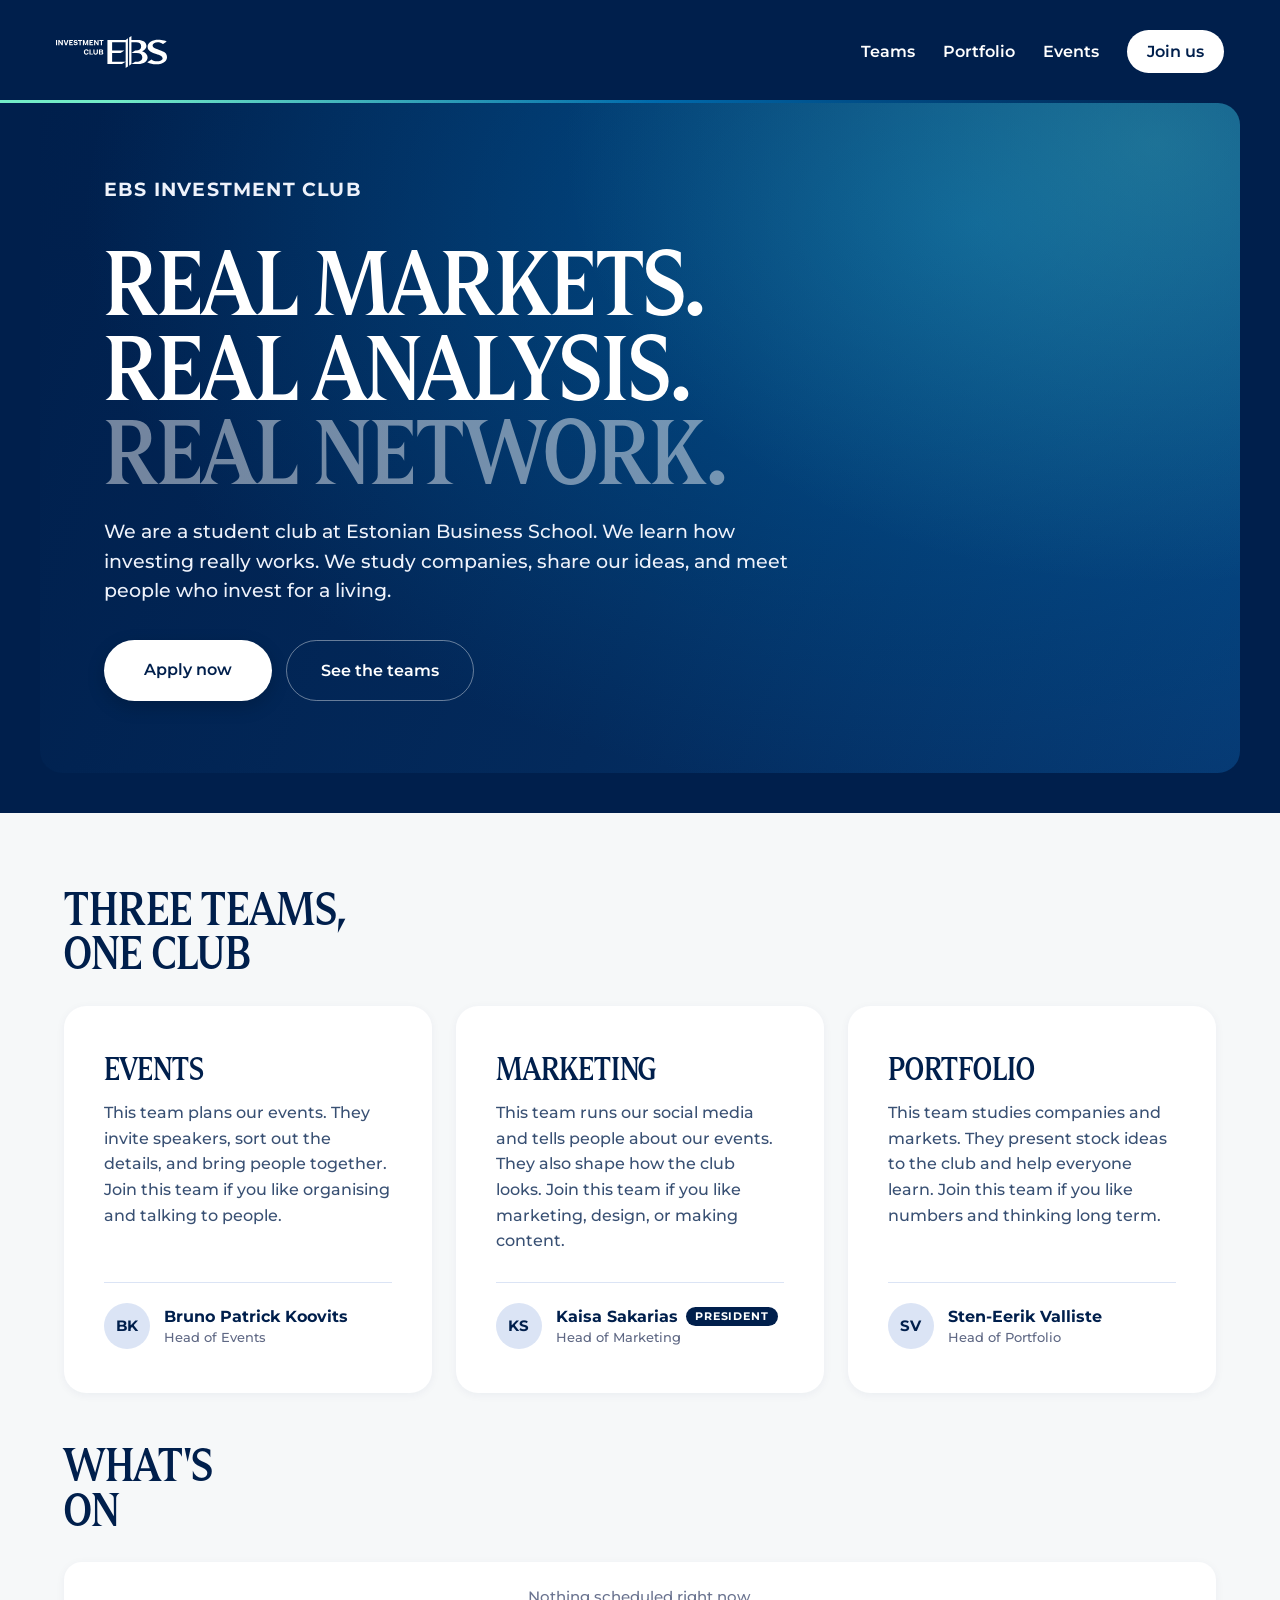
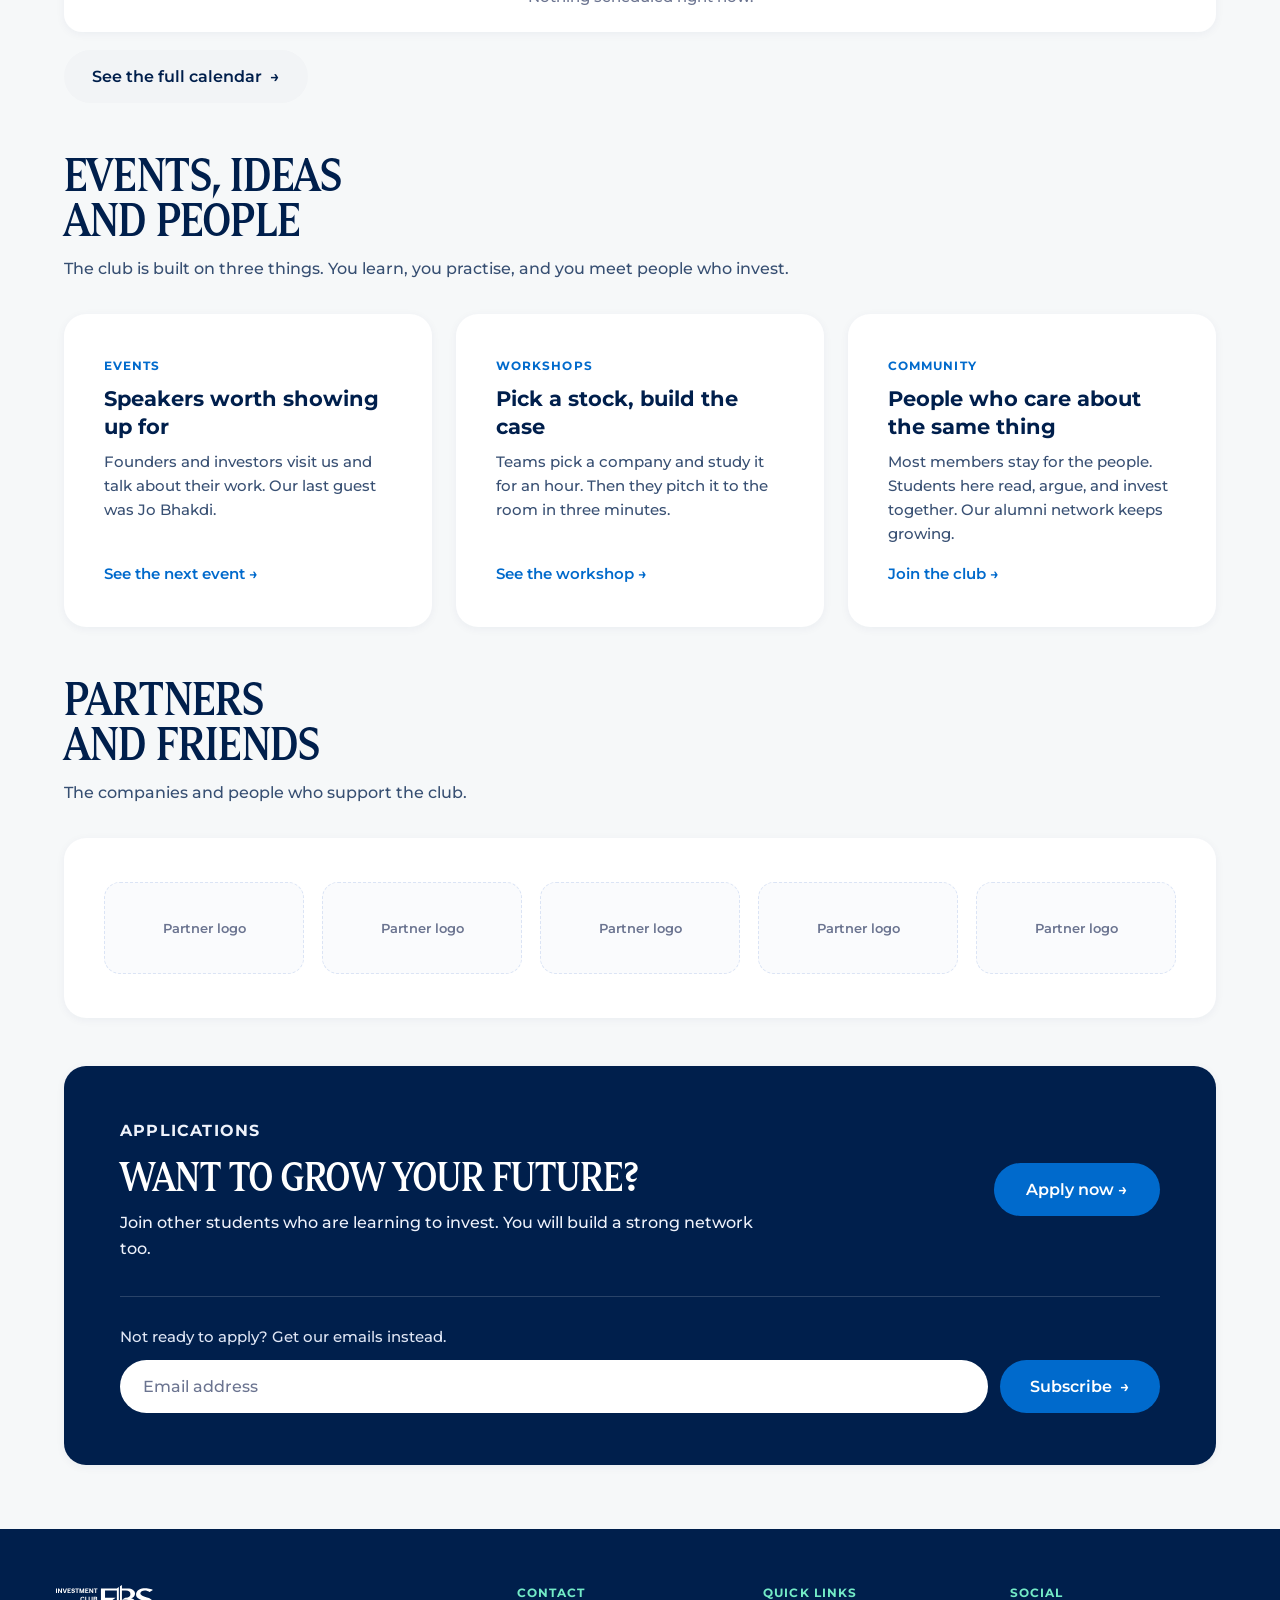
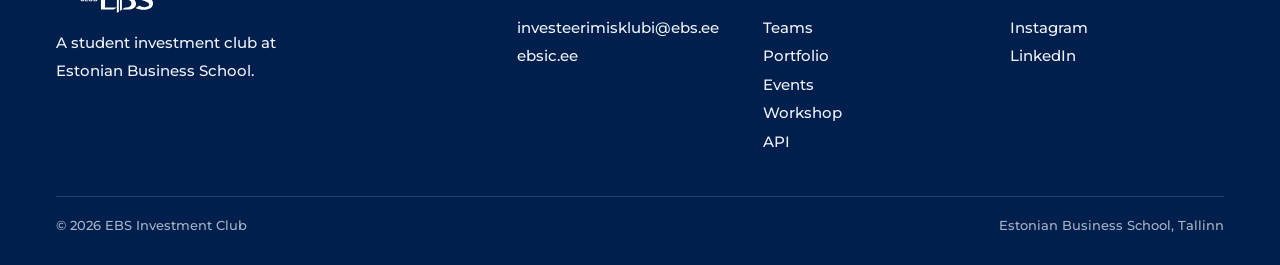
<file: index.html>
<!doctype html>
<html lang="en">
<head>
<meta charset="utf-8">
<meta name="viewport" content="width=device-width, initial-scale=1">
<title>EBS Investment Club | Learn to invest, together</title>
<meta name="description" content="EBS Investment Club brings together students who want to understand markets: analysis, speaker events and a network of people learning to invest.">
<meta name="theme-color" content="#001F4C">
<meta name="color-scheme" content="light">

<link rel="icon" href="favicon.ico" sizes="any">
<link rel="icon" href="assets/favicon.png" type="image/png" sizes="32x32">
<link rel="apple-touch-icon" href="assets/apple-touch-icon.png">

<link rel="preload" href="assets/fonts/ZinDisplayCond-Medium.otf" as="font" type="font/otf" crossorigin>
<link rel="preload" href="assets/fonts/Montserrat-Medium.ttf" as="font" type="font/ttf" crossorigin>
<style>
  @font-face{ font-family:"Zin Display Cond"; src:url("assets/fonts/ZinDisplayCond-Medium.otf") format("opentype"); font-weight:500; font-style:normal; font-display:swap; }
  @font-face{ font-family:"Montserrat"; src:url("assets/fonts/Montserrat-Medium.ttf") format("truetype"); font-weight:500; font-style:normal; font-display:swap; }
  @font-face{ font-family:"Montserrat"; src:url("assets/fonts/Montserrat-SemiBold.ttf") format("truetype"); font-weight:600; font-style:normal; font-display:swap; }
  @font-face{ font-family:"Montserrat"; src:url("assets/fonts/Montserrat-Bold.ttf") format("truetype"); font-weight:700; font-style:normal; font-display:swap; }

  :root{
    --navy:#001F4C;
    --navy-soft:#16336e;
    --paper:#F6F8F9;
    --card:#ffffff;
    --tint:#fafbfd;
    --pill:#F2F4F6;
    --pill-hover:#d9dce6;
    --body-soft:rgba(0,31,76,.78);
    --muted:#6b7490;
    --muted-strong:#5f6884;
    --accent-line:#dbe4f5;
    --accent:#006ACC;
    --accent-hover:#0058b0;
    --sky:#73ebc7;
    /* EBS house palette, taken from ebs.ee's own tokens. Mint is 11.1:1 on
       navy but only 1.45:1 on white, so it is a dark-surface and gradient
       colour only — never body text on paper. */
    --ebs-mint:#73ebc7; --ebs-blue-mid:#006aac;
    --ebs-mint-tint:#ebfffa; --ebs-blue-tint:#d1e6fa;
    --footer-email:#D9F9F7;
    --draft:#9A5C06;
    --draft-bg:#FFF6E6;
  }

  *{ box-sizing:border-box; }
  html,body{ margin:0; padding:0; background:var(--navy); color:var(--navy); font-family:"Montserrat","Segoe UI",Arial,sans-serif; }
  a{ color:inherit; }
  h1,h2,h3{ margin:0; }
  p{ margin:0; }

  .page{ max-width:1920px; margin:0 auto; background:var(--navy); }

  .skip-link{ position:absolute; left:-9999px; top:12px; background:#fff; color:var(--navy); font-size:14px; font-weight:600; padding:12px 20px; border-radius:999px; z-index:50; }
  .skip-link:focus{ left:24px; }


  /* ---- Top bar ---- */
  .topbar{ display:flex; align-items:center; justify-content:space-between; gap:24px; padding:30px 56px; }

  /* EBS's signature under-nav accent, same stops as its own
     --gradient-ebs-under-nav-accent token. */
  .topbar{ position:relative; }
  .topbar::after{
    content:""; position:absolute; left:0; right:0; bottom:0; height:3px;
    background:linear-gradient(270deg,#001f4c 5.23%,var(--ebs-blue-mid) 48.88%,var(--ebs-mint) 91.17%);
  }
  .logo-img{ height:32px; width:auto; display:block; }
  .site-nav{ display:flex; align-items:center; gap:28px; }
  .nav-link{ color:#fff; text-decoration:none; font-size:16px; font-weight:600; }
  .nav-link:hover{ opacity:.85; }

  /* ---- Navigation feel ------------------------------------------------
     In-page links ease rather than jump, and land a little below the top
     edge instead of flush against it. Cross-page links cross-fade via the
     View Transitions API where the browser supports it, with the header
     given a name so it stays put while the content swaps. Everything here
     is disabled under prefers-reduced-motion at the bottom of this block. */
  html{ scroll-behavior:smooth; }
  [id]{ scroll-margin-top:28px; }

  @view-transition{ navigation:auto; }
  .topbar{ view-transition-name:site-header; }
  ::view-transition-old(root),
  ::view-transition-new(root){ animation-duration:.26s; }

  .nav-link{ position:relative; }
  .nav-link::after{
    content:""; position:absolute; left:0; right:0; bottom:-7px; height:2px;
    background:var(--ebs-mint); border-radius:2px;
    transform:scaleX(0); transform-origin:left center;
    transition:transform .24s cubic-bezier(.4,0,.2,1);
  }
  .nav-link:hover::after,
  .nav-link:focus-visible::after{ transform:scaleX(1); }
  /* The page you are on keeps its underline, rather than dropping out of the nav. */
  .nav-link[aria-current="page"]{ opacity:1; }
  .nav-link[aria-current="page"]::after{ transform:scaleX(1); }
  .btn-join{ transition:transform .18s ease, box-shadow .18s ease, opacity .18s ease; }
  .btn-join:hover{ transform:translateY(-1px); box-shadow:0 6px 16px rgba(0,0,0,.22); }

  @media (prefers-reduced-motion: reduce){
    html{ scroll-behavior:auto; }
    .nav-link::after{ transition:none; }
    .btn-join:hover{ transform:none; }
    ::view-transition-group(*),
    ::view-transition-old(*),
    ::view-transition-new(*){ animation:none !important; }
  }
  .btn-join{ display:inline-flex; align-items:center; gap:8px; background:#fff; color:var(--navy); font-size:16px; font-weight:600; padding:12px 20px; border-radius:999px; text-decoration:none; }
  .btn-join:hover{ opacity:.92; }

  /* ---- Hero ---- */
  .hero-wrap{ padding:0 40px 40px; display:flow-root; }
  .hero{
    border-radius:22px; overflow:hidden; padding:72px 64px;
    background:
      radial-gradient(90% 120% at 93% 6%, rgba(115,235,199,.24) 0%, rgba(115,235,199,0) 55%),
      radial-gradient(120% 140% at 78% 18%, rgba(0,106,172,.62) 0%, rgba(0,106,172,0) 62%),
      linear-gradient(112deg,#001F4C 0%,#032a5c 55%,#063a74 100%);
  }
  .hero-eyebrow{ font-size:13px; font-weight:700; letter-spacing:1.2px; text-transform:uppercase; color:var(--sky); margin:0 0 16px; }
  .hero h1{
    font-family:"Zin Display Cond",Georgia,serif; font-weight:500; font-size:86px; line-height:.98;
    color:#fff; text-transform:uppercase; letter-spacing:.2px; margin:0 0 26px; max-width:16ch;
  }
  .hero h1 .dim{ color:rgba(255,255,255,.45); }
  .hero p{ font-size:19px; line-height:1.55; color:#eef2fb; max-width:54ch; margin:0 0 34px; }
  .hero-actions{ display:flex; flex-wrap:wrap; gap:14px; }

  /* ---- Buttons ---- */
  .btn-apply{
    display:inline-block; background:#fff; color:var(--navy); font-size:16px; font-weight:600;
    padding:20px 40px; border-radius:999px; text-decoration:none; border:none; cursor:pointer;
    box-shadow:0 6px 18px rgba(0,0,0,.18); transition:transform .18s ease, box-shadow .18s ease;
  }
  .btn-apply:hover{ transform:translateY(-2px); box-shadow:0 10px 26px rgba(0,0,0,.24); }
  .btn-ghost{
    display:inline-block; background:transparent; color:#fff; font-size:16px; font-weight:600;
    padding:20px 34px; border-radius:999px; text-decoration:none; border:1px solid rgba(255,255,255,.4);
    transition:background .18s ease, color .18s ease;
  }
  .btn-ghost:hover{ background:#fff; color:var(--navy); }
  .btn-team{
    display:inline-flex; align-items:center; justify-content:center; gap:8px; background:var(--pill);
    color:var(--navy); font-size:16px; font-weight:600; padding:17px 28px; border-radius:999px;
    text-decoration:none; border:none; cursor:pointer; transition:background .18s ease, transform .18s ease;
  }
  .btn-team:hover{ background:var(--pill-hover); transform:translateY(-1px); }
  .btn-cta{
    display:inline-flex; align-items:center; gap:8px; background:var(--accent); color:#fff;
    font-size:16px; font-weight:600; padding:17px 32px; border-radius:999px; text-decoration:none;
    white-space:nowrap; transition:background .18s ease, transform .18s ease;
  }
  .btn-cta:hover{ background:var(--accent-hover); transform:translateY(-1px); }
  a:focus-visible, button:focus-visible, summary:focus-visible{ outline:3px solid var(--navy); outline-offset:3px; }
  .topbar a:focus-visible, .hero a:focus-visible, .cta-inner a:focus-visible, .footer a:focus-visible{ outline-color:#fff; }

  /* ---- Bands ---- */
  .band{ background:var(--paper); padding:72px 64px 48px; }
  .band + .band{ padding-top:0; }
  .band-head{ max-width:760px; margin:0 0 32px; }
  .band-head h2{
    font-family:"Zin Display Cond",Georgia,serif; font-weight:500; font-size:44px; line-height:1.02;
    text-transform:uppercase; letter-spacing:.2px; margin:0 0 14px;
  }
  .band-head p{ font-size:16px; line-height:1.7; color:var(--body-soft); }

  .card{ background:var(--card); border-radius:22px; box-shadow:0 2px 10px rgba(16,38,90,.05); padding:44px 40px; }

  /* ---- What's on (home calendar, same source as /events/) ---- */
  .home-events{ display:grid; grid-template-columns:repeat(3,1fr); gap:18px; }
  .he{
    background:var(--card); border-radius:18px; box-shadow:0 2px 10px rgba(16,38,90,.05);
    padding:22px 24px; display:flex; gap:16px; align-items:flex-start; text-decoration:none;
    transition:transform .18s ease;
  }
  .he:hover{ transform:translateY(-2px); }
  .he-date{ flex:0 0 62px; text-align:center; background:var(--navy); color:#fff; border-radius:12px; padding:9px 6px 7px; }
  .he-dow{ font-size:10px; font-weight:700; letter-spacing:.1em; text-transform:uppercase; color:var(--ebs-mint); }
  .he-day{ font-family:"Zin Display Cond",Georgia,serif; font-size:26px; line-height:1.05; }
  .he-mon{ font-size:10.5px; font-weight:600; text-transform:uppercase; letter-spacing:.06em; opacity:.9; }
  .he-body{ min-width:0; }
  .he-kind{ display:inline-block; font-size:10.5px; font-weight:700; letter-spacing:.08em; text-transform:uppercase;
            color:var(--navy); background:var(--accent-line); padding:3px 9px; border-radius:999px; }
  .he-title{ font-size:16px; font-weight:700; line-height:1.35; margin:8px 0 5px; }
  .he-meta{ font-size:13px; color:var(--muted-strong); line-height:1.45; }
  .empty-slot{
    grid-column:1 / -1; background:var(--card); border-radius:18px; padding:26px; text-align:center;
    color:var(--muted); font-size:14.5px; box-shadow:0 2px 10px rgba(16,38,90,.05);
  }
  .home-more{ margin-top:18px; }

  /* ---- Teams ---- */
  .team-grid{ display:grid; grid-template-columns:repeat(3,1fr); gap:24px; }
  .team-card{ display:flex; flex-direction:column; }
  .team-card h3{ font-family:"Zin Display Cond",Georgia,serif; font-weight:500; font-size:30px; text-transform:uppercase; margin:0 0 14px; }
  .team-card p{ font-size:15.5px; line-height:1.65; color:var(--body-soft); margin:0 0 28px; flex-grow:1; }

  /* Team head: initials avatar, name, role. .head-chip carries any second
     title the person holds, such as the presidency. */
  .team-head{
    display:flex; align-items:center; gap:14px; margin-top:auto;
    padding-top:20px; border-top:1px solid var(--accent-line);
  }
  .head-avatar{
    width:46px; height:46px; border-radius:50%; background:var(--accent-line); color:var(--navy);
    display:flex; align-items:center; justify-content:center; flex-shrink:0;
    font-size:14.5px; font-weight:700; letter-spacing:.03em;
  }
  .head-meta{ display:flex; flex-direction:column; min-width:0; }
  .head-name{
    font-size:15.5px; font-weight:700; color:var(--navy);
    display:flex; align-items:center; gap:8px; flex-wrap:wrap;
  }
  .head-name a{ text-decoration:none; }
  .head-name a:hover{ color:var(--accent); }
  .head-role{ font-size:13px; color:var(--muted-strong); margin-top:3px; }
  .head-chip{
    font-size:10.5px; font-weight:700; letter-spacing:.08em; text-transform:uppercase;
    color:#fff; background:var(--navy); padding:3px 9px; border-radius:999px;
  }

  /* ---- FAQ ---- */
  .faq{ max-width:900px; }
  .faq-item{ background:var(--card); border-radius:16px; box-shadow:0 2px 10px rgba(16,38,90,.05); margin-bottom:12px; overflow:hidden; }
  .faq-item summary{
    list-style:none; cursor:pointer; padding:22px 28px; font-size:17px; font-weight:600;
    display:flex; align-items:center; justify-content:space-between; gap:18px;
  }
  .faq-item summary::-webkit-details-marker{ display:none; }
  .faq-item summary::after{
    content:"+"; font-size:26px; font-weight:400; line-height:1; color:var(--accent); flex-shrink:0;
  }
  .faq-item[open] summary::after{ content:"\2212"; }
  .faq-item .faq-body{ padding:0 28px 24px; font-size:15.5px; line-height:1.7; color:var(--body-soft); }

  /* ---- Teasers ---- */
  .teaser-grid{ display:grid; grid-template-columns:repeat(3,1fr); gap:24px; }
  .teaser{ display:flex; flex-direction:column; text-decoration:none; transition:transform .18s ease; }
  .teaser:hover{ transform:translateY(-2px); }
  .teaser .kicker{ font-size:12px; font-weight:700; letter-spacing:.09em; text-transform:uppercase; color:var(--accent); margin-bottom:12px; }
  .teaser h3{ font-size:21px; font-weight:700; line-height:1.3; margin:0 0 10px; }
  .teaser p{ font-size:15px; line-height:1.6; color:var(--body-soft); margin:0 0 18px; flex-grow:1; }
  .teaser .more{ font-size:15px; font-weight:600; color:var(--accent); }

  /* ---- Partners ---- */
  .partner-strip{ display:flex; flex-wrap:wrap; align-items:center; gap:18px; }
  .partner-slot{
    flex:1 1 180px; min-height:92px; border:1.5px dashed var(--accent-line); border-radius:16px;
    display:flex; align-items:center; justify-content:center; text-align:center;
    font-size:13px; font-weight:600; color:var(--muted); background:var(--tint); padding:12px;
  }

  /* ---- CTA band ---- */
  .cta-band{ background:var(--paper); padding:0 64px 64px; }
  .cta-inner{
    background:var(--navy); border-radius:22px; padding:52px 56px; display:flex;
    flex-direction:column; gap:34px; box-shadow:0 2px 10px rgba(16,38,90,.05);
  }
  .cta-row{
    display:flex; align-items:center; justify-content:space-between; gap:32px; flex-wrap:wrap;
  }
  .cta-text{ max-width:640px; }
  .cta-eyebrow{ font-size:13px; font-weight:700; letter-spacing:1.2px; text-transform:uppercase; color:var(--sky); margin:0 0 10px; }
  .cta-inner h2{ font-family:"Zin Display Cond",Georgia,serif; font-weight:500; font-size:38px; text-transform:uppercase; color:#fff; margin:0 0 12px; }
  .cta-inner p{ font-size:16px; line-height:1.6; color:#eef2fb; }

  /* Newsletter, under the apply button on the same navy card. Mint is
     11.1:1 on navy, so it is safe for the success line here. */
  .newsletter{ position:relative; border-top:1px solid rgba(255,255,255,.16); padding-top:30px; }
  .newsletter-copy{ display:block; font-size:15px; color:#dfe6f5; margin:0 0 14px; }
  .newsletter-row{ display:flex; gap:12px; flex-wrap:wrap; }
  .newsletter-honeypot{
    position:absolute; width:1px; height:1px; padding:0; margin:-1px;
    overflow:hidden; clip:rect(0 0 0 0); white-space:nowrap; border:0;
  }
  .newsletter-input{
    flex:1 1 300px; min-width:0; background:#fff; color:var(--navy); border:1px solid transparent;
    border-radius:999px; padding:16px 22px; font-family:inherit; font-size:16px;
  }
  .newsletter-input::placeholder{ color:var(--muted); }
  .newsletter-join{
    display:inline-flex; align-items:center; gap:8px; background:var(--accent); color:#fff;
    font-family:inherit; font-size:16px; font-weight:600; padding:16px 30px; border:none;
    border-radius:999px; cursor:pointer; white-space:nowrap;
    transition:background .18s ease, transform .18s ease;
  }
  .newsletter-join:hover{ background:var(--accent-hover); transform:translateY(-1px); }
  .newsletter-join:disabled{ opacity:.65; cursor:default; transform:none; }
  .newsletter-status{ margin:14px 0 0; font-size:14px; color:#dfe6f5; }
  .newsletter-status[data-kind="ok"]{ color:var(--sky); }
  .newsletter-status[data-kind="error"]{ color:#FFC9C9; }

  /* ---- Footer ---- */
  .footer{ background:var(--navy); padding:56px 56px 32px; }
  .footer-grid{ display:grid; grid-template-columns:2fr 1fr 1fr 1fr; gap:32px; align-items:start; }
  .footer h4{ font-size:12px; font-weight:700; letter-spacing:.09em; text-transform:uppercase; color:var(--sky); margin:0 0 14px; }
  .footer a, .footer p{ color:#eef2fb; font-size:15px; line-height:1.9; text-decoration:none; }
  .footer a:hover{ color:#fff; }
  .footer ul{ list-style:none; margin:0; padding:0; }
  .footer .logo-img{ height:28px; margin-bottom:16px; }
  .footer-email{ color:var(--footer-email); font-weight:500; }
  .footer-bottom{
    margin-top:40px; padding-top:20px; border-top:1px solid rgba(255,255,255,.14);
    display:flex; justify-content:space-between; gap:16px; flex-wrap:wrap;
    font-size:13px; color:rgba(238,242,251,.7);
  }

  /* ---- Responsive ---- */
  @media (max-width:1100px){
    .topbar{ padding:22px 28px; }
    .hero-wrap{ padding:0 20px 28px; }
    .hero{ padding:48px 32px; }
    .hero h1{ font-size:56px; }
    .band, .cta-band{ padding-left:32px; padding-right:32px; }
    .band{ padding-top:56px; }
    .card{ padding:36px 30px; }
    .team-grid, .teaser-grid, .home-events{ grid-template-columns:1fr; }
    .cta-inner{ padding:40px 32px; }
    .footer{ padding:44px 28px 28px; }
    .footer-grid{ grid-template-columns:1fr 1fr; }
  }
  @media (max-width:767px){
    .topbar{ padding:18px 20px; gap:14px; }
    .logo-img{ height:24px; }
    .site-nav{ gap:14px; }
    .nav-link{ font-size:15px; }
    .btn-join{ padding:10px 16px; font-size:15px; }
    .hero-wrap{ padding:0 16px 24px; }
    .hero{ border-radius:16px; padding:34px 22px; }
    .hero h1{ font-size:38px; }
    .hero p{ font-size:16px; }
    .btn-apply, .btn-ghost, .btn-cta, .btn-team{ width:100%; text-align:center; justify-content:center; }
    .newsletter-input, .newsletter-join{ flex:1 1 100%; width:100%; justify-content:center; }
    .band, .cta-band{ padding-left:16px; padding-right:16px; }
    .band{ padding-top:40px; padding-bottom:32px; }
    .band-head h2{ font-size:32px; }
    .card{ padding:28px 22px; }
    .cta-inner{ padding:32px 24px; }
    .cta-inner h2{ font-size:30px; }
    .footer{ padding:36px 20px 24px; }
    .footer-grid{ grid-template-columns:1fr; gap:26px; }
  }
  @media (prefers-reduced-motion: reduce){
    *{ transition:none !important; }
    .btn-apply:hover, .btn-cta:hover, .btn-team:hover, .teaser:hover,
    .newsletter-join:hover{ transform:none; }
  }
</style>
</head>
<body>

<a class="skip-link" href="#main">Skip to content</a>

<div class="page">


  <header class="topbar">
    <a class="logo-link" href="https://ebsic.ee/">
      <img class="logo-img" src="assets/ebsic-logo.svg" width="1489" height="431" alt="EBS Investment Club">
    </a>
    <nav class="site-nav">
      <a class="nav-link" href="#teams">Teams</a>
      <a class="nav-link" href="portfolio/">Portfolio</a>
      <a class="nav-link" href="events/">Events</a>
      <a class="btn-join" href="https://forms.cloud.microsoft/e/5nPxMLS6NB" target="_blank" rel="noreferrer">Join us</a>
    </nav>
  </header>

  <div class="hero-wrap">
    <section class="hero">
      <p class="hero-eyebrow">EBS Investment Club</p>
      <h1>Real markets.<br>Real analysis.<br><span class="dim">Real network.</span></h1>
      <p>We are a student club at Estonian Business School. We learn how investing really works. We
         study companies, share our ideas, and meet people who invest for a living.</p>
      <div class="hero-actions">
        <a class="btn-apply" href="https://forms.cloud.microsoft/e/5nPxMLS6NB" target="_blank" rel="noreferrer">Apply now</a>
        <a class="btn-ghost" href="#teams">See the teams</a>
      </div>
    </section>
  </div>

  <main id="main">

    <!-- ---------- Teams ---------- -->
    <section class="band" id="teams">
      <div class="band-head">
        <h2>Three teams,<br>one club</h2>
      </div>
      <div class="team-grid">
        <div class="card team-card">
          <h3>Events</h3>
          <p>This team plans our events. They invite speakers, sort out the details, and bring people
             together. Join this team if you like organising and talking to people.</p>
          <div class="team-head">
            <span class="head-avatar" aria-hidden="true">BK</span>
            <span class="head-meta">
              <span class="head-name">Bruno Patrick Koovits</span>
              <span class="head-role">Head of Events</span>
            </span>
          </div>
        </div>
        <div class="card team-card">
          <h3>Marketing</h3>
          <p>This team runs our social media and tells people about our events. They also shape how the
             club looks. Join this team if you like marketing, design, or making content.</p>
          <div class="team-head">
            <span class="head-avatar" aria-hidden="true">KS</span>
            <span class="head-meta">
              <span class="head-name">Kaisa Sakarias <span class="head-chip">President</span></span>
              <span class="head-role">Head of Marketing</span>
            </span>
          </div>
        </div>
        <div class="card team-card">
          <h3>Portfolio</h3>
          <p>This team studies companies and markets. They present stock ideas to the club and help
             everyone learn. Join this team if you like numbers and thinking long term.</p>
          <div class="team-head">
            <span class="head-avatar" aria-hidden="true">SV</span>
            <span class="head-meta">
              <span class="head-name">Sten-Eerik Valliste</span>
              <span class="head-role">Head of Portfolio</span>
            </span>
          </div>
        </div>
      </div>
    </section>


    <!-- ---------- What's on ---------- -->
    <section class="band" id="whats-on">
      <div class="band-head">
        <h2>What's<br>on</h2>
      </div>
      <div class="home-events" id="home-events"></div>
      <div class="home-more">
        <a class="btn-team" href="events/">See the full calendar <span aria-hidden="true">&#8594;</span></a>
      </div>
    </section>

    <!-- ---------- What we do ---------- -->
    <section class="band">
      <div class="band-head">
        <h2>Events, ideas<br>and people</h2>
        <p>The club is built on three things. You learn, you practise, and you meet people who
           invest.</p>
      </div>
      <div class="teaser-grid">
        <a class="card teaser" href="https://ebsic.ee/jobhakdi/">
          <span class="kicker">Events</span>
          <h3>Speakers worth showing up for</h3>
          <p>Founders and investors visit us and talk about their work. Our last guest was Jo
             Bhakdi.</p>
          <span class="more">See the next event &#8594;</span>
        </a>
        <a class="card teaser" href="https://ebsic.ee/workshop/">
          <span class="kicker">Workshops</span>
          <h3>Pick a stock, build the case</h3>
          <p>Teams pick a company and study it for an hour. Then they pitch it to the room in three
             minutes.</p>
          <span class="more">See the workshop &#8594;</span>
        </a>
        <a class="card teaser" href="https://forms.cloud.microsoft/e/5nPxMLS6NB" target="_blank" rel="noreferrer">
          <span class="kicker">Community</span>
          <h3>People who care about the same thing</h3>
          <p>Most members stay for the people. Students here read, argue, and invest together. Our alumni
             network keeps growing.</p>
          <span class="more">Join the club &#8594;</span>
        </a>
      </div>
    </section>

    <!-- ---------- Partners ---------- -->
    <section class="band">
      <div class="band-head">
        <h2>Partners<br>and friends</h2>
        <p>The companies and people who support the club.</p>
      </div>
      <div class="card">
        <div class="partner-strip">
          <div class="partner-slot">Partner logo</div>
          <div class="partner-slot">Partner logo</div>
          <div class="partner-slot">Partner logo</div>
          <div class="partner-slot">Partner logo</div>
          <div class="partner-slot">Partner logo</div>
        </div>
      </div>
    </section>

  </main>

  <!-- ---------- CTA ---------- -->
  <section class="cta-band">
    <div class="cta-inner">
      <div class="cta-row">
        <div class="cta-text">
          <p class="cta-eyebrow">Applications</p>
          <h2>Want to grow your future?</h2>
          <p>Join other students who are learning to invest. You will build a strong network too.</p>
        </div>
        <a class="btn-cta" href="https://forms.cloud.microsoft/e/5nPxMLS6NB" target="_blank" rel="noreferrer">Apply now &#8594;</a>
      </div>

      <!-- Newsletter. The ids and class names are the ones app.js binds to,
           so this form posts to Supabase exactly as the one on /jobhakdi/. -->
      <form class="newsletter" id="newsletter-form">
        <label class="newsletter-copy" for="newsletter-email">Not ready to apply? Get our emails instead.</label>
        <div class="newsletter-row">
          <input type="text" name="website" class="newsletter-honeypot" tabindex="-1" autocomplete="off" aria-hidden="true">
          <input id="newsletter-email" class="newsletter-input" type="email" name="email" required autocomplete="email" placeholder="Email address" inputmode="email">
          <button class="newsletter-join" type="submit">Subscribe <span aria-hidden="true">&#8594;</span></button>
        </div>
        <p class="newsletter-status" id="newsletter-status" role="status" hidden></p>
      </form>
    </div>
  </section>

  <footer class="footer">
    <div class="footer-grid">
      <div>
        <img class="logo-img" src="assets/ebsic-logo.svg" width="1489" height="431" alt="EBS Investment Club">
        <p>A student investment club at<br>Estonian Business School.</p>
      </div>
      <div>
        <h4>Contact</h4>
        <ul>
          <li><a class="footer-email" href="mailto:investeerimisklubi@ebs.ee">investeerimisklubi@ebs.ee</a></li>
          <li><a href="https://ebsic.ee/">ebsic.ee</a></li>
        </ul>
      </div>
      <div>
        <h4>Quick links</h4>
        <ul>
          <li><a href="#teams">Teams</a></li>
          <li><a href="portfolio/">Portfolio</a></li>
          <li><a href="events/">Events</a></li>
          <li><a href="https://ebsic.ee/workshop/">Workshop</a></li>
          <li><a href="api/">API</a></li>
        </ul>
      </div>
      <div>
        <h4>Social</h4>
        <ul>
          <li><a href="#" data-placeholder>Instagram</a></li>
          <li><a href="#" data-placeholder>LinkedIn</a></li>
        </ul>
      </div>
    </div>
    <div class="footer-bottom">
      <span>&copy; <span id="year">2026</span> EBS Investment Club</span>
      <span>Estonian Business School, Tallinn</span>
    </div>
  </footer>

</div>

<script>
(function(){
  // The home page shows the next few sessions from the same events.json the
  // back office writes, so adding an event there updates both pages. Cards
  // link to the calendar rather than the event's own url, because urls in
  // that file are written relative to /events/, not to this page.
  function renderHomeEvents(){
    var box = document.getElementById("home-events");
    if (!box) return;
    function parse(s){
      var m = /^(\d{4})-(\d{2})-(\d{2})T(\d{2}):(\d{2})$/.exec(String(s || ""));
      return m ? new Date(+m[1], +m[2]-1, +m[3], +m[4], +m[5]) : null;
    }
    function esc(s){
      return String(s == null ? "" : s).replace(/[&<>"']/g, function(c){
        return {"&":"&amp;","<":"&lt;",">":"&gt;",'"':"&quot;","'":"&#39;"}[c];
      });
    }
    fetch("events/events.json?t=" + Date.now(), { cache: "no-store" })
      .then(function(r){ if (!r.ok) throw new Error("HTTP " + r.status); return r.json(); })
      .then(function(d){
        var now = new Date();
        var up = (d && d.events ? d.events : []).filter(function(ev){
          var s = parse(ev.start); if (!s) return false;
          var e = parse(ev.end) || new Date(s.getTime() + 2 * 3600 * 1000);
          return e >= now;
        }).sort(function(a, b){ return parse(a.start) - parse(b.start); }).slice(0, 3);

        if (!up.length){
          box.innerHTML = '<div class="empty-slot">Nothing scheduled right now.</div>';
          return;
        }
        box.innerHTML = up.map(function(ev){
          var s = parse(ev.start);
          var href = /^https?:/.test(ev.url || "") ? ev.url : "events/";
          var ext = /^https?:/.test(ev.url || "") ? ' target="_blank" rel="noreferrer"' : '';
          return '<a class="he" href="' + esc(href) + '"' + ext + '>' +
            '<span class="he-date" aria-hidden="true">' +
              '<span class="he-dow">' + s.toLocaleDateString(undefined,{weekday:"short"}) + '</span>' +
              '<span class="he-day" style="display:block">' + s.getDate() + '</span>' +
              '<span class="he-mon">' + s.toLocaleDateString(undefined,{month:"short"}) + '</span>' +
            '</span>' +
            '<span class="he-body">' +
              (ev.kind ? '<span class="he-kind">' + esc(ev.kind) + '</span>' : '') +
              '<span class="he-title" style="display:block">' + esc(ev.title) + '</span>' +
              '<span class="he-meta">' +
                s.toLocaleDateString(undefined,{day:"numeric",month:"long"}) + ', ' +
                s.toLocaleTimeString(undefined,{hour:"2-digit",minute:"2-digit"}) +
                (ev.location ? ' \u00B7 ' + esc(ev.location) : '') +
              '</span>' +
            '</span></a>';
        }).join("");
      })
      .catch(function(){
        box.innerHTML = '<div class="empty-slot">Calendar unavailable \u2014 see the events page.</div>';
      });
  }

  function init(){
    renderHomeEvents();
    var y = document.getElementById("year");
    if (y) y.textContent = new Date().getFullYear();
  }

  if (document.readyState === "loading"){
    document.addEventListener("DOMContentLoaded", init);
  } else {
    init();
  }
})();
</script>

<!-- Shared with the rest of ebsic.ee: config.js holds the form and Supabase
     urls, app.js runs the newsletter submit. -->
<script src="config.js"></script>
<script src="app.js"></script>

</body>
</html>
</file>
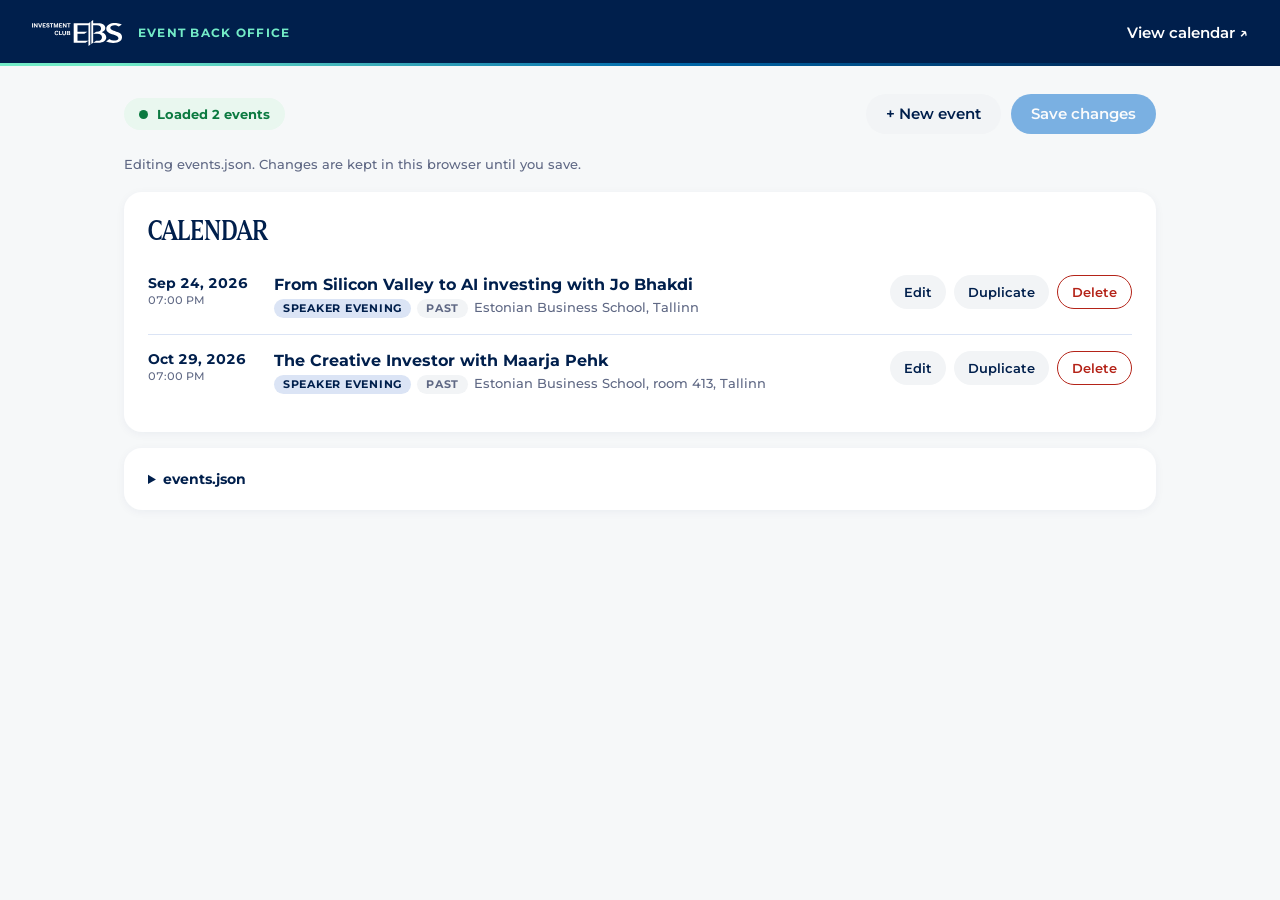
<file: admin/index.html>
<!doctype html>
<html lang="en">
<head>
<meta charset="utf-8">
<meta name="viewport" content="width=device-width, initial-scale=1">
<title>Event back office | EBS Investment Club</title>
<meta name="robots" content="noindex, nofollow">
<meta name="theme-color" content="#001F4C">
<meta name="color-scheme" content="light">

<link rel="icon" href="../favicon.ico" sizes="any">
<link rel="icon" href="../assets/favicon.png" type="image/png" sizes="32x32">

<link rel="preload" href="../assets/fonts/ZinDisplayCond-Medium.otf" as="font" type="font/otf" crossorigin>
<link rel="preload" href="../assets/fonts/Montserrat-Medium.ttf" as="font" type="font/ttf" crossorigin>
<style>
  @font-face{ font-family:"Zin Display Cond"; src:url("../assets/fonts/ZinDisplayCond-Medium.otf") format("opentype"); font-weight:500; font-style:normal; font-display:swap; }
  @font-face{ font-family:"Montserrat"; src:url("../assets/fonts/Montserrat-Medium.ttf") format("truetype"); font-weight:500; font-style:normal; font-display:swap; }
  @font-face{ font-family:"Montserrat"; src:url("../assets/fonts/Montserrat-SemiBold.ttf") format("truetype"); font-weight:600; font-style:normal; font-display:swap; }
  @font-face{ font-family:"Montserrat"; src:url("../assets/fonts/Montserrat-Bold.ttf") format("truetype"); font-weight:700; font-style:normal; font-display:swap; }

  :root{
    --navy:#001F4C; --paper:#F6F8F9; --card:#ffffff; --tint:#fafbfd;
    --pill:#F2F4F6; --pill-hover:#d9dce6; --body-soft:rgba(0,31,76,.78);
    --muted:#6b7490; --muted-strong:#5f6884; --accent-line:#dbe4f5;
    --accent:#006ACC; --accent-hover:#0058b0;
    --ebs-mint:#73ebc7; --ebs-blue-mid:#006aac;
    --ok:#0b7a40; --warn:#9A5C06; --warn-bg:#FFF6E6; --err:#b42318; --err-bg:#fdeceb;
  }
  *{ box-sizing:border-box; }
  html,body{ margin:0; padding:0; background:var(--paper); color:var(--navy);
             font-family:"Montserrat","Segoe UI",Arial,sans-serif; }
  a{ color:inherit; }
  h1,h2,h3{ margin:0; }
  p{ margin:0; }

  .topbar{
    position:relative; background:var(--navy); display:flex; align-items:center;
    justify-content:space-between; gap:20px; padding:20px 32px;
  }
  .topbar::after{
    content:""; position:absolute; left:0; right:0; bottom:0; height:3px;
    background:linear-gradient(270deg,#001f4c 5.23%,var(--ebs-blue-mid) 48.88%,var(--ebs-mint) 91.17%);
  }
  .brand{ display:flex; align-items:center; gap:16px; min-width:0; }
  .logo-img{ height:26px; width:auto; display:block; }
  .brand-label{
    font-size:11.5px; font-weight:700; letter-spacing:.11em; text-transform:uppercase;
    color:var(--ebs-mint); white-space:nowrap;
  }
  .topbar a.back{ color:#fff; text-decoration:none; font-size:14.5px; font-weight:600; white-space:nowrap; }
  .topbar a.back:hover{ opacity:.85; }

  .wrap{ max-width:1080px; margin:0 auto; padding:28px 24px 64px; }

  .bar{
    display:flex; align-items:center; justify-content:space-between; gap:14px;
    flex-wrap:wrap; margin-bottom:20px;
  }
  .status{
    display:inline-flex; align-items:center; gap:9px; font-size:13px; font-weight:700;
    padding:8px 15px; border-radius:999px; background:var(--pill); color:var(--navy);
  }
  .status .dot{ width:9px; height:9px; border-radius:50%; background:var(--muted); flex-shrink:0; }
  .status[data-s="ready"]{ background:#e9f7ef; color:var(--ok); }
  .status[data-s="ready"] .dot{ background:var(--ok); }
  .status[data-s="dirty"]{ background:var(--warn-bg); color:var(--warn); }
  .status[data-s="dirty"] .dot{ background:var(--warn); }
  .status[data-s="error"]{ background:var(--err-bg); color:var(--err); }
  .status[data-s="error"] .dot{ background:var(--err); }
  .note{ font-size:13px; line-height:1.55; color:var(--muted-strong); margin-bottom:18px; }

  .btn{
    font:inherit; font-size:14.5px; font-weight:600; padding:11px 20px; border-radius:999px;
    border:none; cursor:pointer; text-decoration:none; display:inline-flex; align-items:center; gap:8px;
    transition:background .18s ease, color .18s ease, transform .18s ease;
  }
  .btn:disabled{ opacity:.5; cursor:not-allowed; }
  .btn-primary{ background:var(--accent); color:#fff; }
  .btn-primary:hover:not(:disabled){ background:var(--accent-hover); transform:translateY(-1px); }
  .btn-ghost{ background:var(--pill); color:var(--navy); }
  .btn-ghost:hover:not(:disabled){ background:var(--pill-hover); }
  .btn-outline{ background:#fff; color:var(--navy); border:1.5px solid var(--navy); }
  .btn-outline:hover:not(:disabled){ background:var(--navy); color:#fff; }
  .btn-sm{ font-size:13px; padding:8px 14px; }
  .btn-danger{ background:#fff; color:var(--err); border:1.5px solid var(--err); }
  .btn-danger:hover:not(:disabled){ background:var(--err); color:#fff; }
  :focus-visible{ outline:3px solid var(--navy); outline-offset:3px; }

  .card{ background:var(--card); border-radius:18px; box-shadow:0 2px 10px rgba(16,38,90,.05); padding:22px 24px; }
  .card + .card{ margin-top:16px; }

  /* ---- list ---- */
  .ev{ display:flex; align-items:flex-start; gap:18px; padding:16px 0; border-bottom:1px solid var(--accent-line); }
  .ev:last-child{ border-bottom:none; }
  .ev-when{
    flex:0 0 108px; font-variant-numeric:tabular-nums; font-size:13.5px; font-weight:700; color:var(--navy);
  }
  .ev-when small{ display:block; font-weight:500; color:var(--muted-strong); margin-top:2px; }
  .ev-main{ flex:1 1 auto; min-width:0; }
  .ev-title{ font-size:16px; font-weight:700; margin-bottom:5px; }
  .ev-sub{ font-size:13px; color:var(--muted-strong); }
  .chip{
    display:inline-block; font-size:10.5px; font-weight:700; letter-spacing:.07em; text-transform:uppercase;
    padding:3px 9px; border-radius:999px; background:var(--accent-line); color:var(--navy); margin-right:6px;
  }
  .chip-tbc{ background:var(--warn-bg); color:var(--warn); }
  .chip-past{ background:var(--pill); color:var(--muted-strong); }
  .ev-actions{ flex:0 0 auto; display:flex; gap:8px; flex-wrap:wrap; }
  .empty{ padding:26px 0; text-align:center; color:var(--muted); font-size:14.5px; }

  /* ---- form ---- */
  .form-grid{ display:grid; grid-template-columns:1fr 1fr; gap:16px; }
  .f-full{ grid-column:1 / -1; }
  label.lab{ display:block; font-size:12.5px; font-weight:700; margin-bottom:6px; color:var(--navy); }
  .req{ color:var(--err); }
  input[type="text"], input[type="url"], input[type="datetime-local"], textarea, select{
    width:100%; font:inherit; font-size:14.5px; padding:11px 14px; border:1.5px solid var(--accent-line);
    border-radius:10px; background:#fff; color:var(--navy);
  }
  textarea{ min-height:76px; resize:vertical; }
  input:focus, textarea:focus, select:focus{ outline:none; border-color:var(--accent); }
  input[aria-invalid="true"]{ border-color:var(--err); background:var(--err-bg); }
  .hint{ font-size:12px; color:var(--muted); margin-top:5px; }
  .err{ font-size:12.5px; color:var(--err); font-weight:600; margin-top:5px; min-height:16px; }
  .check{ display:flex; align-items:center; gap:10px; font-size:14px; font-weight:600; }
  .check input{ width:18px; height:18px; accent-color:var(--accent); }
  .form-actions{ display:flex; gap:10px; margin-top:18px; flex-wrap:wrap; }

  details.json summary{ cursor:pointer; font-size:14px; font-weight:700; }
  details.json textarea{ margin-top:12px; font-family:ui-monospace,SFMono-Regular,Menlo,monospace; font-size:12.5px; min-height:170px; }

  h2.sec{
    font-family:"Zin Display Cond",Georgia,serif; font-weight:500; font-size:26px;
    text-transform:uppercase; margin:0 0 14px;
  }

  @media (max-width:720px){
    .topbar{ padding:16px 18px; }
    .wrap{ padding:20px 16px 48px; }
    .form-grid{ grid-template-columns:1fr; }
    .ev{ flex-direction:column; gap:10px; }
    .ev-when{ flex:0 0 auto; }
    .ev-actions{ width:100%; }
    .btn{ flex:1 1 auto; justify-content:center; }
  }
  @media (prefers-reduced-motion: reduce){ *{ transition:none !important; } }
</style>
</head>
<body>

<header class="topbar">
  <div class="brand">
    <a href="../"><img class="logo-img" src="../assets/ebsic-logo.svg" width="1489" height="431" alt="EBS Investment Club"></a>
    <span class="brand-label">Event back office</span>
  </div>
  <a class="back" href="../events/" target="_blank" rel="noreferrer">View calendar &#8599;</a>
</header>

<div class="wrap">

  <div class="bar">
    <span class="status" id="status" data-s="loading"><span class="dot"></span><span id="status-text">Loading…</span></span>
    <span style="display:flex; gap:10px; flex-wrap:wrap;">
      <button class="btn btn-ghost" id="new-btn" type="button">+ New event</button>
      <button class="btn btn-primary" id="save-btn" type="button" disabled>Save changes</button>
    </span>
  </div>
  <p class="note" id="note"></p>

  <!-- ---- editor ---- -->
  <section class="card" id="editor" hidden>
    <h2 class="sec" id="editor-title">New event</h2>
    <form id="form" novalidate>
      <div class="form-grid">
        <div class="f-full">
          <label class="lab" for="f-title">Title <span class="req">*</span></label>
          <input type="text" id="f-title" maxlength="140" autocomplete="off">
          <div class="err" id="e-title"></div>
        </div>

        <div>
          <label class="lab" for="f-start">Starts <span class="req">*</span></label>
          <input type="datetime-local" id="f-start">
          <div class="err" id="e-start"></div>
        </div>
        <div>
          <label class="lab" for="f-end">Ends</label>
          <input type="datetime-local" id="f-end">
          <div class="hint">Leave empty for two hours after the start.</div>
        </div>

        <div>
          <label class="lab" for="f-kind">Kind</label>
          <input type="text" id="f-kind" list="kinds" maxlength="40" autocomplete="off" placeholder="Workshop">
          <datalist id="kinds">
            <option value="Speaker evening"></option>
            <option value="Workshop"></option>
            <option value="Club meeting"></option>
            <option value="Social"></option>
          </datalist>
        </div>
        <div>
          <label class="lab" for="f-location">Location</label>
          <input type="text" id="f-location" maxlength="120" autocomplete="off" placeholder="Estonian Business School, Tallinn">
        </div>

        <div>
          <label class="lab" for="f-url">Link</label>
          <input type="text" id="f-url" maxlength="300" autocomplete="off" placeholder="https://… or ../portfolio/">
          <div class="err" id="e-url"></div>
        </div>
        <div>
          <label class="lab" for="f-urllabel">Link label</label>
          <input type="text" id="f-urllabel" maxlength="40" autocomplete="off" placeholder="Event page">
        </div>

        <div class="f-full">
          <label class="lab" for="f-blurb">Description</label>
          <textarea id="f-blurb" maxlength="400"></textarea>
        </div>

        <div class="f-full">
          <label class="check"><input type="checkbox" id="f-tbc"> Date not confirmed (shows a TBC chip)</label>
        </div>
      </div>

      <div class="form-actions">
        <button class="btn btn-primary" type="submit" id="apply-btn">Add event</button>
        <button class="btn btn-ghost" type="button" id="cancel-btn">Cancel</button>
      </div>
    </form>
  </section>

  <!-- ---- list ---- -->
  <section class="card">
    <h2 class="sec">Calendar</h2>
    <div id="list"></div>
  </section>

  <!-- ---- raw json ---- -->
  <section class="card">
    <details class="json">
      <summary>events.json</summary>
      <p class="hint" style="margin-top:10px;">
        What gets written. You can paste a replacement here and import it.
      </p>
      <textarea id="json-box" spellcheck="false"></textarea>
      <div class="form-actions">
        <button class="btn btn-outline btn-sm" type="button" id="download-btn">Download events.json</button>
        <button class="btn btn-outline btn-sm" type="button" id="copy-btn">Copy</button>
        <button class="btn btn-ghost btn-sm" type="button" id="import-btn">Import from box</button>
      </div>
      <div class="err" id="e-json"></div>
    </details>
  </section>

</div>

<script>
(function(){
  "use strict";

  var ENDPOINT = "/api/events";
  var SRC = "../events/events.json";
  var DRAFT_KEY = "ebsic-events-draft";

  var state = { events: [], saved: "", canPost: null, editing: null };

  var $ = function(id){ return document.getElementById(id); };
  function esc(s){
    return String(s == null ? "" : s).replace(/[&<>"']/g, function(c){
      return {"&":"&amp;","<":"&lt;",">":"&gt;",'"':"&quot;","'":"&#39;"}[c];
    });
  }
  function uid(title){
    var base = String(title || "event").toLowerCase().replace(/[^a-z0-9]+/g, "-").replace(/^-|-$/g, "").slice(0, 40);
    return (base || "event") + "-" + Date.now().toString(36).slice(-4);
  }
  function parse(s){
    var m = /^(\d{4})-(\d{2})-(\d{2})T(\d{2}):(\d{2})$/.exec(String(s || ""));
    return m ? new Date(+m[1], +m[2]-1, +m[3], +m[4], +m[5]) : null;
  }
  function serialise(){
    return JSON.stringify({ events: state.events }, null, 2);
  }

  // ---- persistence -----------------------------------------------------
  function setStatus(s, text, note){
    $("status").setAttribute("data-s", s);
    $("status-text").textContent = text;
    if (note !== undefined) $("note").textContent = note;
  }

  function markDirty(){
    var dirty = serialise() !== state.saved;
    $("save-btn").disabled = !dirty;
    if (dirty){
      setStatus("dirty", "Unsaved changes");
      try{ localStorage.setItem(DRAFT_KEY, serialise()); }catch(e){}
    }
    renderJson();
  }

  function markClean(msg){
    state.saved = serialise();
    $("save-btn").disabled = true;
    try{ localStorage.removeItem(DRAFT_KEY); }catch(e){}
    setStatus("ready", msg || "Saved");
  }

  function load(){
    return fetch(SRC + "?t=" + Date.now(), { cache: "no-store" })
      .then(function(r){ if (!r.ok) throw new Error("HTTP " + r.status); return r.json(); })
      .then(function(d){
        state.events = (d && Array.isArray(d.events)) ? d.events : [];
        state.saved = serialise();
        setStatus("ready", "Loaded " + state.events.length + " event" + (state.events.length === 1 ? "" : "s"),
          "Editing events.json. Changes are kept in this browser until you save.");
      })
      .catch(function(e){
        state.events = [];
        state.saved = serialise();
        setStatus("error", "Could not load events.json",
          "Starting from an empty calendar (" + e.message + "). Saving will create the file.");
      })
      .then(restoreDraft);
  }

  function restoreDraft(){
    var raw = null;
    try{ raw = localStorage.getItem(DRAFT_KEY); }catch(e){}
    if (!raw || raw === state.saved) return;
    try{
      var d = JSON.parse(raw);
      if (d && Array.isArray(d.events)){
        state.events = d.events;
        setStatus("dirty", "Unsaved changes",
          "Restored a draft from this browser that was never saved. Save it, or reload the page to discard.");
        $("save-btn").disabled = false;
      }
    }catch(e){}
  }

  function save(){
    var btn = $("save-btn");
    btn.disabled = true;
    setStatus("loading", "Saving…");
    return fetch(ENDPOINT, {
      method: "POST",
      headers: { "Content-Type": "application/json" },
      body: serialise()
    }).then(function(r){
      return r.json().catch(function(){ return { ok:false, error:"HTTP " + r.status }; })
        .then(function(d){ if (!r.ok || !d.ok) throw new Error(d.error || ("HTTP " + r.status)); return d; });
    }).then(function(d){
      state.canPost = true;
      markClean("Saved " + d.count + " event" + (d.count === 1 ? "" : "s"));
      $("note").textContent = "Written to events/events.json. The calendar picks it up on reload.";
    }).catch(function(e){
      state.canPost = false;
      btn.disabled = false;
      setStatus("error", "Could not save",
        "No write endpoint here (" + e.message + "). Run `python3 serve-admin.py` from the site folder " +
        "and open the back office through it. You can also use Download events.json below and drop the file into events/.");
    });
  }

  // ---- list ------------------------------------------------------------
  function sorted(){
    return state.events.slice().sort(function(a,b){
      var da = parse(a.start), db = parse(b.start);
      if (!da && !db) return 0;
      if (!da) return 1;
      if (!db) return -1;
      return da - db;
    });
  }

  function renderList(){
    var now = new Date();
    var rows = sorted();
    $("list").innerHTML = rows.length ? rows.map(function(ev){
      var d = parse(ev.start);
      var past = d && d < now;
      var when = d
        ? d.toLocaleDateString(undefined, { day:"numeric", month:"short", year:"numeric" })
        : "<span style=\"color:var(--err)\">no date</span>";
      var time = d ? d.toLocaleTimeString(undefined, { hour:"2-digit", minute:"2-digit" }) : "";
      return '<div class="ev" data-id="' + esc(ev.id) + '">' +
        '<div class="ev-when">' + when + '<small>' + time + '</small></div>' +
        '<div class="ev-main">' +
          '<div class="ev-title">' + esc(ev.title || "(untitled)") + '</div>' +
          '<div class="ev-sub">' +
            (ev.kind ? '<span class="chip">' + esc(ev.kind) + '</span>' : '') +
            (ev.tbc ? '<span class="chip chip-tbc">TBC</span>' : '') +
            (past ? '<span class="chip chip-past">Past</span>' : '') +
            esc(ev.location || "") +
          '</div>' +
        '</div>' +
        '<div class="ev-actions">' +
          '<button class="btn btn-ghost btn-sm" type="button" data-act="edit">Edit</button>' +
          '<button class="btn btn-ghost btn-sm" type="button" data-act="dup">Duplicate</button>' +
          '<button class="btn btn-danger btn-sm" type="button" data-act="del">Delete</button>' +
        '</div></div>';
    }).join("") : '<div class="empty">No events yet. Add the first one.</div>';
  }

  function renderJson(){ $("json-box").value = serialise(); }
  function renderAll(){ renderList(); renderJson(); }

  // ---- editor ----------------------------------------------------------
  function openEditor(ev){
    state.editing = ev ? ev.id : null;
    $("editor").hidden = false;
    $("editor-title").textContent = ev ? "Edit event" : "New event";
    $("apply-btn").textContent = ev ? "Save event" : "Add event";
    $("f-title").value = ev ? (ev.title || "") : "";
    $("f-start").value = ev ? (ev.start || "") : "";
    $("f-end").value = ev ? (ev.end || "") : "";
    $("f-kind").value = ev ? (ev.kind || "") : "";
    $("f-location").value = ev ? (ev.location || "") : "Estonian Business School, Tallinn";
    $("f-url").value = ev ? (ev.url || "") : "";
    $("f-urllabel").value = ev ? (ev.urlLabel || "") : "";
    $("f-blurb").value = ev ? (ev.blurb || "") : "";
    $("f-tbc").checked = ev ? !!ev.tbc : true;
    ["title","start","url"].forEach(function(k){ $("e-" + k).textContent = ""; $("f-" + k).removeAttribute("aria-invalid"); });
    $("editor").scrollIntoView({ block:"nearest" });
    $("f-title").focus();
  }
  function closeEditor(){ $("editor").hidden = true; state.editing = null; }

  function validate(){
    var ok = true;
    function fail(k, msg){ $("e-" + k).textContent = msg; $("f-" + k).setAttribute("aria-invalid","true"); ok = false; }
    ["title","start","url"].forEach(function(k){ $("e-" + k).textContent = ""; $("f-" + k).removeAttribute("aria-invalid"); });

    if (!$("f-title").value.trim()) fail("title", "A title is required.");
    if (!$("f-start").value) fail("start", "A start date and time is required.");
    else if (!parse($("f-start").value)) fail("start", "That date doesn't look right.");

    var end = $("f-end").value, start = parse($("f-start").value);
    if (end && start && parse(end) && parse(end) <= start) fail("start", "The end time is before the start.");

    var url = $("f-url").value.trim();
    if (url && !/^(https?:\/\/|\.{0,2}\/|mailto:|#)/.test(url))
      fail("url", "Use a full https:// link, or a path like ../portfolio/");
    return ok;
  }

  function readForm(){
    return {
      title: $("f-title").value.trim(),
      kind: $("f-kind").value.trim(),
      start: $("f-start").value,
      end: $("f-end").value,
      location: $("f-location").value.trim(),
      url: $("f-url").value.trim(),
      urlLabel: $("f-urllabel").value.trim(),
      blurb: $("f-blurb").value.trim(),
      tbc: $("f-tbc").checked
    };
  }

  // ---- wiring ----------------------------------------------------------
  function wire(){
    $("new-btn").addEventListener("click", function(){ openEditor(null); });
    $("cancel-btn").addEventListener("click", closeEditor);
    $("save-btn").addEventListener("click", save);

    $("form").addEventListener("submit", function(e){
      e.preventDefault();
      if (!validate()) return;
      var data = readForm();
      if (state.editing){
        state.events = state.events.map(function(ev){
          return ev.id === state.editing ? Object.assign({}, ev, data) : ev;
        });
      } else {
        data.id = uid(data.title);
        state.events.push(data);
      }
      closeEditor(); renderAll(); markDirty();
    });

    $("list").addEventListener("click", function(e){
      var btn = e.target.closest("[data-act]");
      if (!btn) return;
      var id = e.target.closest(".ev").getAttribute("data-id");
      var ev = state.events.filter(function(x){ return x.id === id; })[0];
      if (!ev) return;
      var act = btn.getAttribute("data-act");
      if (act === "edit") return openEditor(ev);
      if (act === "dup"){
        var copy = Object.assign({}, ev, { id: uid(ev.title), title: ev.title + " (copy)" });
        state.events.push(copy); renderAll(); markDirty(); return;
      }
      if (act === "del"){
        if (!confirm("Delete “" + (ev.title || "this event") + "”?\n\nIt is removed when you save.")) return;
        state.events = state.events.filter(function(x){ return x.id !== id; });
        if (state.editing === id) closeEditor();
        renderAll(); markDirty();
      }
    });

    $("download-btn").addEventListener("click", function(){
      var blob = new Blob([serialise() + "\n"], { type:"application/json" });
      var a = document.createElement("a");
      a.href = URL.createObjectURL(blob); a.download = "events.json";
      document.body.appendChild(a); a.click(); document.body.removeChild(a);
      setTimeout(function(){ URL.revokeObjectURL(a.href); }, 1000);
    });

    $("copy-btn").addEventListener("click", function(){
      var btn = this;
      var done = function(t){ btn.textContent = t; setTimeout(function(){ btn.textContent = "Copy"; }, 1600); };
      if (navigator.clipboard && navigator.clipboard.writeText){
        navigator.clipboard.writeText(serialise()).then(function(){ done("Copied"); }, function(){ done("Failed"); });
      } else { $("json-box").select(); done("Select + copy"); }
    });

    $("import-btn").addEventListener("click", function(){
      $("e-json").textContent = "";
      try{
        var d = JSON.parse($("json-box").value);
        if (!d || !Array.isArray(d.events)) throw new Error("expected an object with an “events” array");
        var bad = d.events.filter(function(ev){ return !ev || !ev.title || !ev.start; });
        if (bad.length) throw new Error(bad.length + " event(s) missing a title or start");
        state.events = d.events.map(function(ev, i){
          return Object.assign({ id: ev.id || uid(ev.title) }, ev);
        });
        renderAll(); markDirty();
      }catch(e){ $("e-json").textContent = "Could not import: " + e.message; }
    });

    window.addEventListener("beforeunload", function(e){
      if (serialise() !== state.saved){ e.preventDefault(); e.returnValue = ""; }
    });
  }

  load().then(function(){ renderAll(); wire(); });
})();
</script>

</body>
</html>
</file>
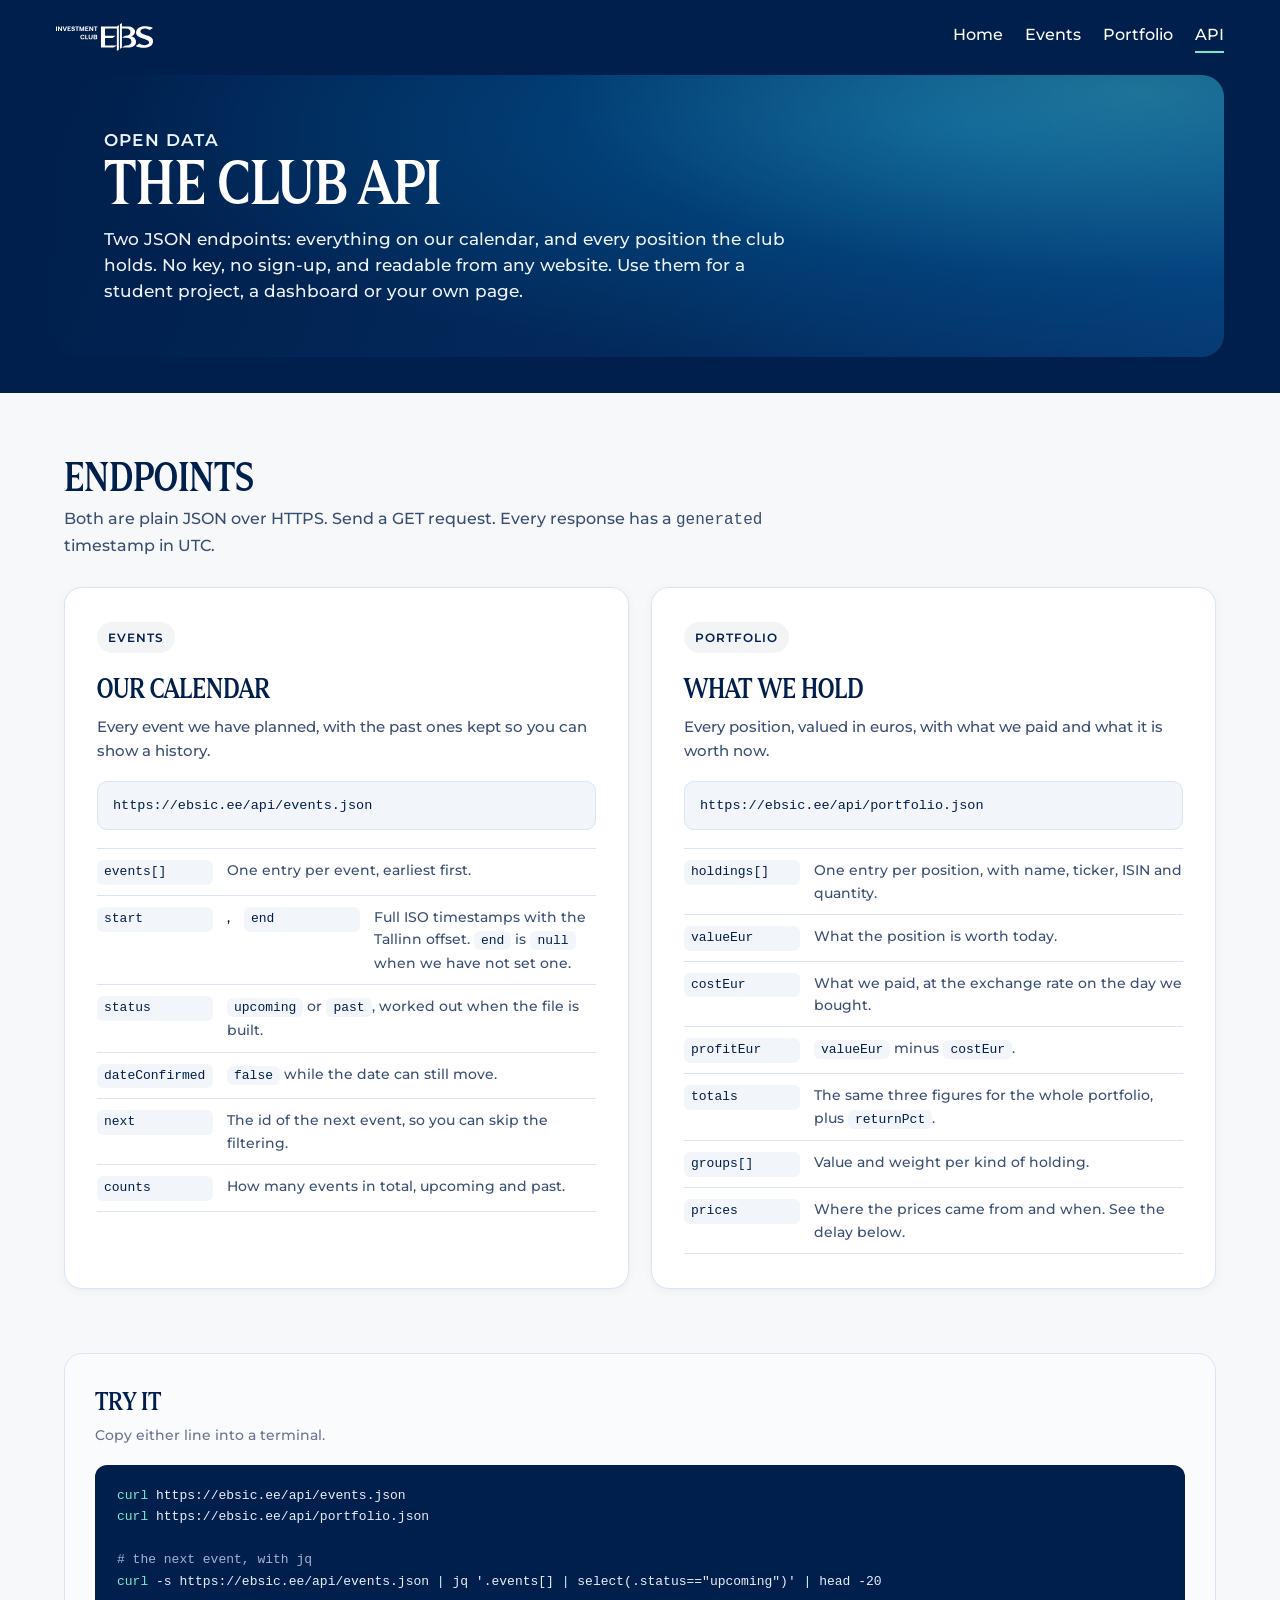
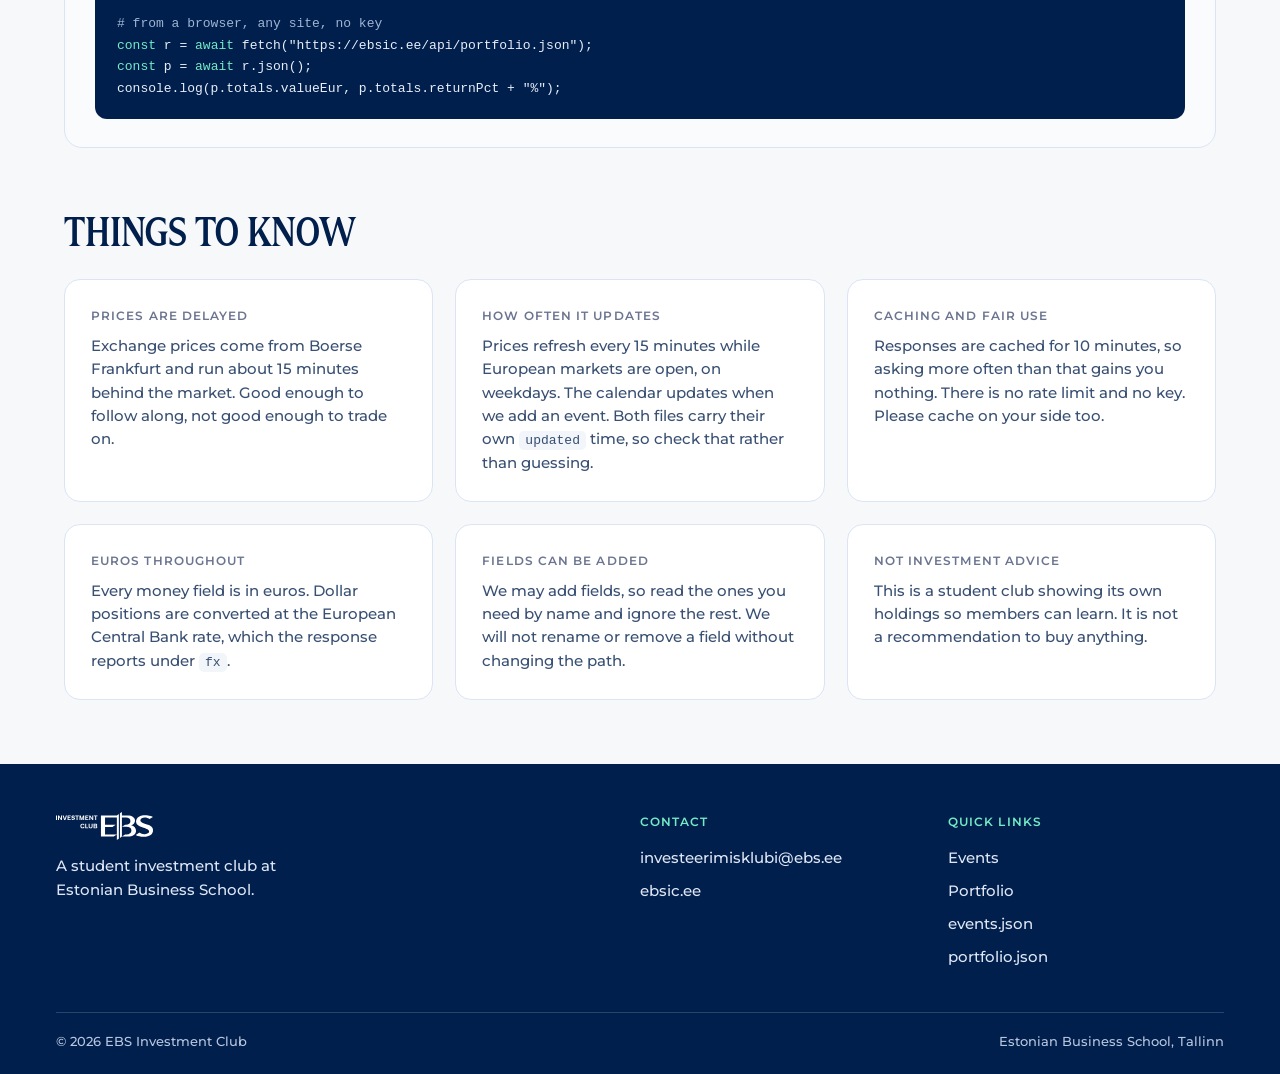
<file: api/index.html>
<!doctype html>
<html lang="en">
<head>
<meta charset="utf-8">
<meta name="viewport" content="width=device-width, initial-scale=1">
<title>EBS Investment Club | API</title>
<meta name="description" content="Two open JSON endpoints from EBS Investment Club: the event calendar and the club portfolio, both readable from any origin.">
<meta name="theme-color" content="#001F4C">
<meta name="color-scheme" content="light">

<link rel="icon" href="../favicon.ico" sizes="any">
<link rel="icon" href="../assets/favicon.png" type="image/png" sizes="32x32">
<link rel="apple-touch-icon" href="../assets/apple-touch-icon.png">

<link rel="preload" href="../assets/fonts/ZinDisplayCond-Medium.otf" as="font" type="font/otf" crossorigin>
<link rel="preload" href="../assets/fonts/Montserrat-Medium.ttf" as="font" type="font/ttf" crossorigin>
<style>
  @font-face{ font-family:"Zin Display Cond"; src:url("../assets/fonts/ZinDisplayCond-Medium.otf") format("opentype"); font-weight:500; font-style:normal; font-display:swap; }
  @font-face{ font-family:"Montserrat"; src:url("../assets/fonts/Montserrat-Medium.ttf") format("truetype"); font-weight:500; font-style:normal; font-display:swap; }
  @font-face{ font-family:"Montserrat"; src:url("../assets/fonts/Montserrat-SemiBold.ttf") format("truetype"); font-weight:600; font-style:normal; font-display:swap; }

  :root{
    --navy:#001F4C;
    --paper:#F6F8F9;
    --card:#ffffff;
    --tint:#fafbfd;
    --pill:#F2F4F6;
    --body-soft:rgba(0,31,76,.78);
    --muted:#6b7490;
    --accent-line:#dbe4f5;
    --accent:#006ACC;
    --accent-hover:#0058b0;
    --sky:#73ebc7;
    --footer-email:#D9F9F7;
    --code-bg:#F2F5F9;
  }
  *{ box-sizing:border-box; }
  html{ -webkit-text-size-adjust:100%; }
  body{
    margin:0; background:var(--paper); color:var(--navy);
    font-family:"Montserrat",-apple-system,BlinkMacSystemFont,"Segoe UI",Roboto,sans-serif;
    font-weight:500; line-height:1.6; -webkit-font-smoothing:antialiased;
  }
  a{ color:var(--accent); }
  .skip-link{
    position:absolute; left:-9999px; top:0; background:#fff; color:var(--navy);
    padding:12px 18px; border-radius:0 0 10px 0; z-index:20;
  }
  .skip-link:focus{ left:0; }
  a:focus-visible, button:focus-visible{ outline:3px solid var(--navy); outline-offset:3px; }
  .topbar a:focus-visible, .footer a:focus-visible{ outline-color:#fff; }

  /* ---- Header ---- */
  .topbar{
    background:var(--navy); display:flex; align-items:center; justify-content:space-between;
    gap:24px; padding:22px 56px;
  }
  .logo-img{ height:28px; width:auto; display:block; }
  .site-nav{ display:flex; align-items:center; gap:22px; }
  .nav-link{
    color:#fff; text-decoration:none; font-size:16px; font-weight:500;
    padding-bottom:3px; border-bottom:2px solid transparent;
  }
  .nav-link:hover{ border-bottom-color:var(--sky); }
  .nav-link[aria-current="page"]{ border-bottom-color:var(--sky); }

  /* ---- Hero ---- */
  .hero-wrap{ background:var(--navy); padding:0 56px 36px; }
  .hero{
    border-radius:22px; overflow:hidden; padding:52px 48px; color:#fff;
    background:
      radial-gradient(90% 120% at 93% 6%, rgba(115,235,199,.24) 0%, rgba(115,235,199,0) 55%),
      radial-gradient(120% 140% at 78% 18%, rgba(0,106,172,.62) 0%, rgba(0,106,172,0) 62%),
      linear-gradient(112deg,#001F4C 0%,#032a5c 55%,#063a74 100%);
  }
  .eyebrow{
    font-size:13px; font-weight:700; letter-spacing:1.2px; text-transform:uppercase;
    color:var(--sky); margin:0 0 12px;
  }
  .hero h1{
    font-family:"Zin Display Cond",Georgia,serif; font-weight:500; text-transform:uppercase;
    font-size:58px; line-height:.98; margin:0 0 16px; max-width:18ch;
  }
  .hero p{ font-size:17px; line-height:1.55; margin:0; max-width:62ch; color:#eef2fb; }

  /* ---- Bands ---- */
  .band{ padding:64px; }
  .band-head{ margin-bottom:28px; }
  .band-head h2{
    font-family:"Zin Display Cond",Georgia,serif; font-weight:500; text-transform:uppercase;
    font-size:38px; line-height:1.02; margin:0 0 10px;
  }
  .band-head p{ margin:0; font-size:16px; color:var(--body-soft); max-width:70ch; }

  /* ---- Endpoint cards ---- */
  .endpoints{ display:grid; grid-template-columns:1fr 1fr; gap:22px; }
  .card{
    background:var(--card); border:1px solid var(--accent-line); border-radius:18px;
    padding:34px 32px; box-shadow:0 2px 10px rgba(16,38,90,.05);
  }
  .card h3{
    font-family:"Zin Display Cond",Georgia,serif; font-weight:500; text-transform:uppercase;
    font-size:26px; margin:0 0 6px;
  }
  .card > p{ margin:0 0 18px; font-size:15px; color:var(--body-soft); }
  .badge{
    display:inline-block; font-size:12px; font-weight:700; letter-spacing:.08em;
    text-transform:uppercase; background:var(--pill); color:var(--navy);
    padding:6px 11px; border-radius:999px; margin-bottom:14px;
  }
  .url{
    display:block; background:var(--code-bg); border:1px solid var(--accent-line);
    border-radius:10px; padding:13px 15px; font-family:ui-monospace,SFMono-Regular,Menlo,monospace;
    font-size:13.5px; color:var(--navy); word-break:break-all; text-decoration:none; margin-bottom:18px;
  }
  .url:hover{ border-color:var(--accent); }
  .fields{ margin:0; padding:0; list-style:none; border-top:1px solid var(--accent-line); }
  .fields li{
    display:flex; gap:14px; padding:10px 0; border-bottom:1px solid var(--accent-line);
    font-size:14px; align-items:baseline;
  }
  .fields code{
    font-family:ui-monospace,SFMono-Regular,Menlo,monospace; font-size:13px;
    color:var(--navy); background:var(--code-bg); padding:2px 7px; border-radius:6px;
    flex:0 0 auto; min-width:116px;
  }
  .fields span{ color:var(--body-soft); }

  /* ---- Live preview ---- */
  .preview{ background:var(--tint); border:1px solid var(--accent-line); border-radius:18px; padding:28px 30px; }
  .preview h3{
    font-family:"Zin Display Cond",Georgia,serif; font-weight:500; text-transform:uppercase;
    font-size:24px; margin:0 0 4px;
  }
  .preview p.sub{ margin:0 0 18px; font-size:14px; color:var(--muted); }
  pre{
    margin:0; background:var(--navy); color:#E8EEF8; border-radius:12px; padding:20px 22px;
    overflow-x:auto; font-family:ui-monospace,SFMono-Regular,Menlo,monospace;
    font-size:13px; line-height:1.65;
  }
  pre b{ color:var(--sky); font-weight:500; }

  /* ---- Notes ---- */
  .notes{ display:grid; grid-template-columns:repeat(3,1fr); gap:22px; }
  .note{ background:var(--card); border:1px solid var(--accent-line); border-radius:16px; padding:26px 26px; }
  .note h4{
    font-size:12px; font-weight:700; letter-spacing:.09em; text-transform:uppercase;
    color:var(--muted); margin:0 0 10px;
  }
  .note p{ margin:0; font-size:14.5px; color:var(--body-soft); }
  .note code{
    font-family:ui-monospace,SFMono-Regular,Menlo,monospace; font-size:13px;
    background:var(--code-bg); padding:2px 6px; border-radius:5px;
  }

  /* ---- Footer ---- */
  .footer{ background:var(--navy); padding:48px 56px 30px; color:#fff; }
  .footer-grid{ display:grid; grid-template-columns:2fr 1fr 1fr; gap:32px; align-items:start; }
  .footer h4{
    font-size:12px; font-weight:700; letter-spacing:.09em; text-transform:uppercase;
    color:var(--sky); margin:0 0 14px;
  }
  .footer p{ margin:14px 0 0; font-size:15px; color:#dfe6f5; }
  .footer ul{ list-style:none; margin:0; padding:0; }
  .footer li{ margin-bottom:9px; font-size:15px; }
  .footer a{ color:#dfe6f5; text-decoration:none; }
  .footer a:hover{ text-decoration:underline; }
  .footer-email{ color:var(--footer-email); }
  .footer-bottom{
    display:flex; justify-content:space-between; gap:16px; flex-wrap:wrap;
    border-top:1px solid rgba(255,255,255,.16); margin-top:34px; padding-top:18px;
    font-size:13px; color:#b9c6e0;
  }

  @media (max-width:1024px){
    .topbar{ padding:22px 28px; }
    .hero-wrap{ padding:0 20px 28px; }
    .hero{ padding:46px 32px; }
    .hero h1{ font-size:46px; }
    .band{ padding:56px 32px; }
    .endpoints, .notes{ grid-template-columns:1fr; }
    .footer{ padding:44px 28px 26px; }
    .footer-grid{ grid-template-columns:1fr 1fr; }
  }
  @media (max-width:767px){
    .topbar{ padding:18px 20px; gap:14px; flex-wrap:wrap; }
    .logo-img{ height:24px; }
    .site-nav{ gap:14px; }
    .nav-link{ font-size:15px; }
    .hero-wrap{ padding:0 16px 24px; }
    .hero{ border-radius:16px; padding:34px 22px; }
    .hero h1{ font-size:36px; }
    .band{ padding:40px 16px; }
    .band-head h2{ font-size:32px; }
    .card{ padding:28px 22px; }
    .fields li{ flex-direction:column; gap:4px; }
    .fields code{ min-width:0; }
    .footer{ padding:36px 20px 24px; }
    .footer-grid{ grid-template-columns:1fr; gap:26px; }
  }
  @media (prefers-reduced-motion: reduce){ *{ transition:none !important; } }
</style>
</head>
<body>

<a class="skip-link" href="#main">Skip to content</a>

<header class="topbar">
  <a href="../"><img class="logo-img" src="../assets/ebsic-logo.svg" width="1489" height="431" alt="EBS Investment Club"></a>
  <nav class="site-nav" aria-label="Main">
    <a class="nav-link" href="../">Home</a>
    <a class="nav-link" href="../events/">Events</a>
    <a class="nav-link" href="../portfolio/">Portfolio</a>
    <a class="nav-link" href="./" aria-current="page">API</a>
  </nav>
</header>

<div class="hero-wrap">
  <div class="hero">
    <p class="eyebrow">Open data</p>
    <h1>The club API</h1>
    <p>Two JSON endpoints: everything on our calendar, and every position the club holds. No key, no sign-up, and readable from any website. Use them for a student project, a dashboard or your own page.</p>
  </div>
</div>

<main id="main">

  <section class="band">
    <div class="band-head">
      <h2>Endpoints</h2>
      <p>Both are plain JSON over HTTPS. Send a GET request. Every response has a <code>generated</code> timestamp in UTC.</p>
    </div>

    <div class="endpoints">
      <article class="card">
        <span class="badge">Events</span>
        <h3>Our calendar</h3>
        <p>Every event we have planned, with the past ones kept so you can show a history.</p>
        <a class="url" href="events.json">https://ebsic.ee/api/events.json</a>
        <ul class="fields">
          <li><code>events[]</code><span>One entry per event, earliest first.</span></li>
          <li><code>start</code>, <code>end</code><span>Full ISO timestamps with the Tallinn offset. <code>end</code> is <code>null</code> when we have not set one.</span></li>
          <li><code>status</code><span><code>upcoming</code> or <code>past</code>, worked out when the file is built.</span></li>
          <li><code>dateConfirmed</code><span><code>false</code> while the date can still move.</span></li>
          <li><code>next</code><span>The id of the next event, so you can skip the filtering.</span></li>
          <li><code>counts</code><span>How many events in total, upcoming and past.</span></li>
        </ul>
      </article>

      <article class="card">
        <span class="badge">Portfolio</span>
        <h3>What we hold</h3>
        <p>Every position, valued in euros, with what we paid and what it is worth now.</p>
        <a class="url" href="portfolio.json">https://ebsic.ee/api/portfolio.json</a>
        <ul class="fields">
          <li><code>holdings[]</code><span>One entry per position, with name, ticker, ISIN and quantity.</span></li>
          <li><code>valueEur</code><span>What the position is worth today.</span></li>
          <li><code>costEur</code><span>What we paid, at the exchange rate on the day we bought.</span></li>
          <li><code>profitEur</code><span><code>valueEur</code> minus <code>costEur</code>.</span></li>
          <li><code>totals</code><span>The same three figures for the whole portfolio, plus <code>returnPct</code>.</span></li>
          <li><code>groups[]</code><span>Value and weight per kind of holding.</span></li>
          <li><code>prices</code><span>Where the prices came from and when. See the delay below.</span></li>
        </ul>
      </article>
    </div>
  </section>

  <section class="band" style="padding-top:0;">
    <div class="preview">
      <h3>Try it</h3>
      <p class="sub">Copy either line into a terminal.</p>
<pre><b>curl</b> https://ebsic.ee/api/events.json
<b>curl</b> https://ebsic.ee/api/portfolio.json

<span style="color:#9fb4d4;"># the next event, with jq</span>
<b>curl</b> -s https://ebsic.ee/api/events.json | jq '.events[] | select(.status=="upcoming")' | head -20

<span style="color:#9fb4d4;"># from a browser, any site, no key</span>
<b>const</b> r = <b>await</b> fetch("https://ebsic.ee/api/portfolio.json");
<b>const</b> p = <b>await</b> r.json();
console.log(p.totals.valueEur, p.totals.returnPct + "%");</pre>
    </div>
  </section>

  <section class="band" style="padding-top:0;">
    <div class="band-head">
      <h2>Things to know</h2>
    </div>
    <div class="notes">
      <div class="note">
        <h4>Prices are delayed</h4>
        <p>Exchange prices come from Boerse Frankfurt and run about 15 minutes behind the market. Good enough to follow along, not good enough to trade on.</p>
      </div>
      <div class="note">
        <h4>How often it updates</h4>
        <p>Prices refresh every 15 minutes while European markets are open, on weekdays. The calendar updates when we add an event. Both files carry their own <code>updated</code> time, so check that rather than guessing.</p>
      </div>
      <div class="note">
        <h4>Caching and fair use</h4>
        <p>Responses are cached for 10 minutes, so asking more often than that gains you nothing. There is no rate limit and no key. Please cache on your side too.</p>
      </div>
      <div class="note">
        <h4>Euros throughout</h4>
        <p>Every money field is in euros. Dollar positions are converted at the European Central Bank rate, which the response reports under <code>fx</code>.</p>
      </div>
      <div class="note">
        <h4>Fields can be added</h4>
        <p>We may add fields, so read the ones you need by name and ignore the rest. We will not rename or remove a field without changing the path.</p>
      </div>
      <div class="note">
        <h4>Not investment advice</h4>
        <p>This is a student club showing its own holdings so members can learn. It is not a recommendation to buy anything.</p>
      </div>
    </div>
  </section>

</main>

<footer class="footer">
  <div class="footer-grid">
    <div>
      <img class="logo-img" src="../assets/ebsic-logo.svg" width="1489" height="431" alt="EBS Investment Club">
      <p>A student investment club at<br>Estonian Business School.</p>
    </div>
    <div>
      <h4>Contact</h4>
      <ul>
        <li><a class="footer-email" href="mailto:investeerimisklubi@ebs.ee">investeerimisklubi@ebs.ee</a></li>
        <li><a href="https://ebsic.ee/">ebsic.ee</a></li>
      </ul>
    </div>
    <div>
      <h4>Quick links</h4>
      <ul>
        <li><a href="../events/">Events</a></li>
        <li><a href="../portfolio/">Portfolio</a></li>
        <li><a href="events.json">events.json</a></li>
        <li><a href="portfolio.json">portfolio.json</a></li>
      </ul>
    </div>
  </div>
  <div class="footer-bottom">
    <span>&copy; <span id="year">2026</span> EBS Investment Club</span>
    <span>Estonian Business School, Tallinn</span>
  </div>
</footer>

<script>
  var y = document.getElementById("year");
  if (y) y.textContent = new Date().getFullYear();
</script>

</body>
</html>
</file>
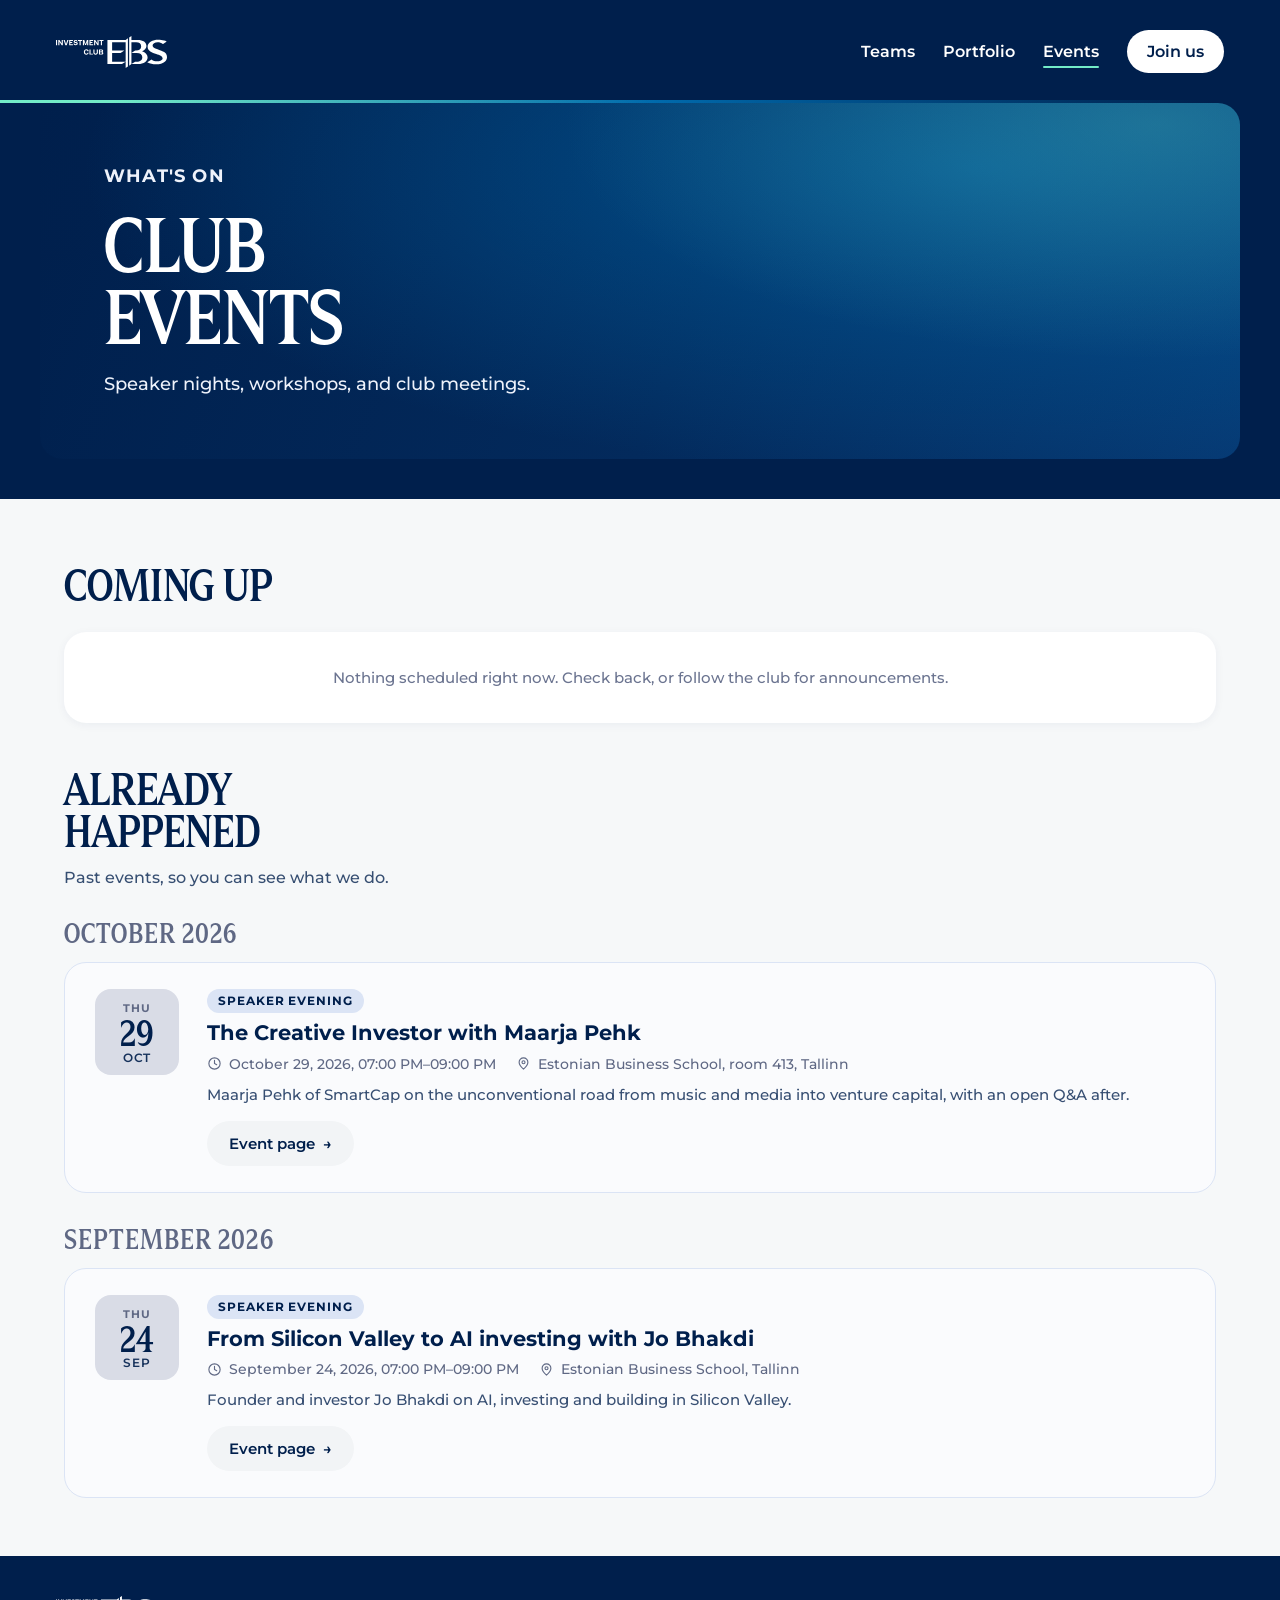
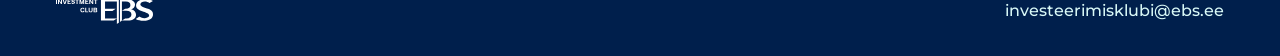
<file: events/index.html>
<!doctype html>
<html lang="en">
<head>
<meta charset="utf-8">
<meta name="viewport" content="width=device-width, initial-scale=1">
<title>Events | EBS Investment Club</title>
<meta name="description" content="What's coming up at EBS Investment Club: speaker events, workshops and club meetings.">
<meta name="theme-color" content="#001F4C">
<meta name="color-scheme" content="light">

<link rel="icon" href="../favicon.ico" sizes="any">
<link rel="icon" href="../assets/favicon.png" type="image/png" sizes="32x32">
<link rel="apple-touch-icon" href="../assets/apple-touch-icon.png">

<link rel="preload" href="../assets/fonts/ZinDisplayCond-Medium.otf" as="font" type="font/otf" crossorigin>
<link rel="preload" href="../assets/fonts/Montserrat-Medium.ttf" as="font" type="font/ttf" crossorigin>
<style>
  @font-face{ font-family:"Zin Display Cond"; src:url("../assets/fonts/ZinDisplayCond-Medium.otf") format("opentype"); font-weight:500; font-style:normal; font-display:swap; }
  @font-face{ font-family:"Montserrat"; src:url("../assets/fonts/Montserrat-Medium.ttf") format("truetype"); font-weight:500; font-style:normal; font-display:swap; }
  @font-face{ font-family:"Montserrat"; src:url("../assets/fonts/Montserrat-SemiBold.ttf") format("truetype"); font-weight:600; font-style:normal; font-display:swap; }
  @font-face{ font-family:"Montserrat"; src:url("../assets/fonts/Montserrat-Bold.ttf") format("truetype"); font-weight:700; font-style:normal; font-display:swap; }

  :root{
    --navy:#001F4C; --navy-soft:#16336e; --paper:#F6F8F9; --card:#ffffff; --tint:#fafbfd;
    --pill:#F2F4F6; --pill-hover:#d9dce6; --body-soft:rgba(0,31,76,.78);
    --muted:#6b7490; --muted-strong:#5f6884; --accent-line:#dbe4f5;
    --accent:#006ACC; --accent-hover:#0058b0; --sky:#73ebc7;
    /* EBS house palette, taken from ebs.ee's own tokens. Mint is 11.1:1 on
       navy but only 1.45:1 on white, so it is a dark-surface and gradient
       colour only — never body text on paper. */
    --ebs-mint:#73ebc7; --ebs-blue-mid:#006aac;
    --ebs-mint-tint:#ebfffa; --ebs-blue-tint:#d1e6fa; --footer-email:#D9F9F7;
    --draft:#9A5C06; --draft-bg:#FFF6E6;
  }

  *{ box-sizing:border-box; }
  html,body{ margin:0; padding:0; background:var(--navy); color:var(--navy); font-family:"Montserrat","Segoe UI",Arial,sans-serif; }
  a{ color:inherit; }
  h1,h2,h3{ margin:0; }
  p{ margin:0; }
  .page{ max-width:1920px; margin:0 auto; background:var(--navy); }
  .skip-link{ position:absolute; left:-9999px; top:12px; background:#fff; color:var(--navy); font-size:14px; font-weight:600; padding:12px 20px; border-radius:999px; z-index:50; }
  .skip-link:focus{ left:24px; }


  .topbar{ display:flex; align-items:center; justify-content:space-between; gap:24px; padding:30px 56px; }

  /* EBS's signature under-nav accent, same stops as its own
     --gradient-ebs-under-nav-accent token. */
  .topbar{ position:relative; }
  .topbar::after{
    content:""; position:absolute; left:0; right:0; bottom:0; height:3px;
    background:linear-gradient(270deg,#001f4c 5.23%,var(--ebs-blue-mid) 48.88%,var(--ebs-mint) 91.17%);
  }
  .logo-img{ height:32px; width:auto; display:block; }
  .site-nav{ display:flex; align-items:center; gap:28px; }
  .nav-link{ color:#fff; text-decoration:none; font-size:16px; font-weight:600; }
  .nav-link:hover{ opacity:.85; }

  /* ---- Navigation feel: see the same block on the home page ---- */
  html{ scroll-behavior:smooth; }
  [id]{ scroll-margin-top:28px; }

  @view-transition{ navigation:auto; }
  .topbar{ view-transition-name:site-header; }
  ::view-transition-old(root),
  ::view-transition-new(root){ animation-duration:.26s; }

  .nav-link{ position:relative; }
  .nav-link::after{
    content:""; position:absolute; left:0; right:0; bottom:-7px; height:2px;
    background:var(--ebs-mint); border-radius:2px;
    transform:scaleX(0); transform-origin:left center;
    transition:transform .24s cubic-bezier(.4,0,.2,1);
  }
  .nav-link:hover::after,
  .nav-link:focus-visible::after{ transform:scaleX(1); }
  /* The page you are on keeps its underline, rather than dropping out of the nav. */
  .nav-link[aria-current="page"]{ opacity:1; }
  .nav-link[aria-current="page"]::after{ transform:scaleX(1); }
  .btn-join{ transition:transform .18s ease, box-shadow .18s ease, opacity .18s ease; }
  .btn-join:hover{ transform:translateY(-1px); box-shadow:0 6px 16px rgba(0,0,0,.22); }

  @media (prefers-reduced-motion: reduce){
    html{ scroll-behavior:auto; }
    .nav-link::after{ transition:none; }
    .btn-join:hover{ transform:none; }
    ::view-transition-group(*),
    ::view-transition-old(*),
    ::view-transition-new(*){ animation:none !important; }
  }
  .btn-join{ display:inline-flex; align-items:center; gap:8px; background:#fff; color:var(--navy); font-size:16px; font-weight:600; padding:12px 20px; border-radius:999px; text-decoration:none; }

  .hero-wrap{ padding:0 40px 40px; display:flow-root; }
  .hero{
    border-radius:22px; padding:60px 64px;
    background:
      radial-gradient(90% 120% at 93% 6%, rgba(115,235,199,.24) 0%, rgba(115,235,199,0) 55%),
      radial-gradient(120% 140% at 78% 18%, rgba(0,106,172,.62) 0%, rgba(0,106,172,0) 62%),
      linear-gradient(112deg,#001F4C 0%,#032a5c 55%,#063a74 100%);
  }
  .hero-eyebrow{ font-size:13px; font-weight:700; letter-spacing:1.2px; text-transform:uppercase; color:var(--sky); margin:0 0 16px; }
  .hero h1{ font-family:"Zin Display Cond",Georgia,serif; font-weight:500; font-size:72px; line-height:1; color:#fff; text-transform:uppercase; margin:0 0 20px; }
  .hero p{ font-size:18px; line-height:1.55; color:#eef2fb; max-width:56ch; }

  .band{ background:var(--paper); padding:64px 64px 44px; }
  .band + .band{ padding-top:0; }
  .band-head{ max-width:780px; margin:0 0 26px; }
  .band-head h2{ font-family:"Zin Display Cond",Georgia,serif; font-weight:500; font-size:42px; line-height:1.02; text-transform:uppercase; margin:0 0 12px; }
  .band-head p{ font-size:16px; line-height:1.7; color:var(--body-soft); }

  /* ---- Agenda ---- */
  .month{ font-family:"Zin Display Cond",Georgia,serif; font-size:26px; font-weight:500; text-transform:uppercase;
          color:var(--muted-strong); margin:30px 0 14px; letter-spacing:.04em; }
  .month:first-of-type{ margin-top:0; }

  .event{
    background:var(--card); border-radius:22px; box-shadow:0 2px 10px rgba(16,38,90,.05);
    display:flex; gap:28px; align-items:flex-start; padding:26px 30px; margin-bottom:14px;
  }
  .datebox{
    flex:0 0 84px; text-align:center; background:var(--navy); color:#fff;
    border-radius:16px; padding:12px 8px 10px;
  }
  .datebox .dow{ font-size:11px; font-weight:700; letter-spacing:.1em; text-transform:uppercase; color:var(--sky); }
  .datebox .day{ font-family:"Zin Display Cond",Georgia,serif; font-size:34px; line-height:1.05; }
  .datebox .mon{ font-size:11.5px; font-weight:600; text-transform:uppercase; letter-spacing:.06em; opacity:.9; }

  .ev-body{ flex:1 1 auto; min-width:0; }
  .ev-top{ display:flex; align-items:center; gap:10px; flex-wrap:wrap; margin-bottom:6px; }
  .ev-kind{
    font-size:11.5px; font-weight:700; letter-spacing:.08em; text-transform:uppercase;
    color:var(--navy); background:var(--accent-line); padding:5px 11px; border-radius:999px;
  }
  .ev-tbc{ background:var(--draft-bg); color:var(--draft); }
  .ev-body h3{ font-size:21px; font-weight:700; line-height:1.3; margin:0 0 8px; }
  .ev-meta{ display:flex; flex-wrap:wrap; gap:6px 20px; font-size:14px; color:var(--muted-strong); margin-bottom:10px; }
  .ev-meta span{ display:inline-flex; align-items:center; gap:7px; }
  .ev-meta svg{ width:15px; height:15px; flex-shrink:0; }
  .ev-body p{ font-size:15px; line-height:1.6; color:var(--body-soft); margin:0 0 14px; }
  .ev-actions{ display:flex; flex-wrap:wrap; gap:10px; }

  .btn-team{
    display:inline-flex; align-items:center; justify-content:center; gap:8px; background:var(--pill);
    color:var(--navy); font:inherit; font-size:15px; font-weight:600; padding:13px 22px; border-radius:999px;
    text-decoration:none; border:none; cursor:pointer; transition:background .18s ease, transform .18s ease;
  }
  .btn-team:hover{ background:var(--pill-hover); transform:translateY(-1px); }
  .btn-ics{
    display:inline-flex; align-items:center; gap:8px; font:inherit; font-size:15px; font-weight:600;
    padding:13px 22px; border-radius:999px; border:1.5px solid var(--navy); background:#fff;
    color:var(--navy); cursor:pointer; transition:background .18s ease, color .18s ease;
  }
  .btn-ics:hover{ background:var(--navy); color:#fff; }
  a:focus-visible, button:focus-visible{ outline:3px solid var(--navy); outline-offset:3px; }
  .topbar a:focus-visible, .hero a:focus-visible, .footer a:focus-visible{ outline-color:#fff; }

  .event.past{ background:var(--tint); box-shadow:none; border:1px solid var(--accent-line); }
  .event.past .datebox{ background:var(--pill-hover); color:var(--navy); }
  .event.past .datebox .dow{ color:var(--muted-strong); }

  .empty{ background:var(--card); border-radius:22px; padding:36px; text-align:center; color:var(--muted); font-size:15px; box-shadow:0 2px 10px rgba(16,38,90,.05); }

  .footer{ background:var(--navy); padding:40px 56px 32px; display:flex; align-items:center; justify-content:space-between; gap:24px; flex-wrap:wrap; }
  .footer .logo-img{ height:28px; }
  .footer-email{ color:var(--footer-email); font-size:16px; font-weight:500; text-decoration:none; }

  @media (max-width:1100px){
    .topbar{ padding:22px 28px; }
    .hero-wrap{ padding:0 20px 28px; }
    .hero{ padding:44px 30px; }
    .hero h1{ font-size:50px; }
    .band{ padding:52px 32px 36px; }
    .footer{ padding:32px 28px; }
  }
  @media (max-width:767px){
    .topbar{ padding:18px 20px; gap:14px; }
    .logo-img{ height:24px; }
    .site-nav{ gap:14px; }
    .nav-link{ font-size:15px; }
    .btn-join{ padding:10px 16px; font-size:15px; }
    .hero-wrap{ padding:0 16px 24px; }
    .hero{ border-radius:16px; padding:32px 22px; }
    .hero h1{ font-size:34px; }
    .band{ padding:38px 16px 26px; }
    .band-head h2{ font-size:30px; }
    .event{ flex-direction:column; gap:16px; padding:22px 20px; }
    .datebox{ flex:0 0 auto; display:inline-flex; align-items:baseline; gap:8px; padding:10px 16px; }
    .datebox .day{ font-size:26px; }
    .btn-team, .btn-ics{ width:100%; justify-content:center; }
    .footer{ padding:26px 20px; flex-direction:column; align-items:flex-start; gap:14px; }
  }
  @media (prefers-reduced-motion: reduce){ *{ transition:none !important; } }
</style>
</head>
<body>

<a class="skip-link" href="#main">Skip to content</a>

<div class="page">


  <header class="topbar">
    <a class="logo-link" href="../">
      <img class="logo-img" src="../assets/ebsic-logo.svg" width="1489" height="431" alt="EBS Investment Club">
    </a>
    <nav class="site-nav">
      <a class="nav-link" href="../#teams">Teams</a>
      <a class="nav-link" href="../portfolio/">Portfolio</a>
      <a class="nav-link" href="./" aria-current="page">Events</a>
      <a class="btn-join" href="https://forms.cloud.microsoft/e/5nPxMLS6NB" target="_blank" rel="noreferrer">Join us</a>
    </nav>
  </header>

  <div class="hero-wrap">
    <section class="hero">
      <p class="hero-eyebrow">What's on</p>
      <h1>Club<br>events</h1>
      <p>Speaker nights, workshops, and club meetings.</p>
    </section>
  </div>

  <main id="main">
    <section class="band">
      <div class="band-head">
        <h2>Coming up</h2>
      </div>
      <div id="upcoming"></div>
    </section>

    <section class="band">
      <div class="band-head">
        <h2>Already<br>happened</h2>
        <p>Past events, so you can see what we do.</p>
      </div>
      <div id="past"></div>
    </section>
  </main>

  <footer class="footer">
    <a class="logo-link" href="../">
      <img class="logo-img" src="../assets/ebsic-logo.svg" width="1489" height="431" alt="EBS Investment Club">
    </a>
    <a class="footer-email" href="mailto:investeerimisklubi@ebs.ee">investeerimisklubi@ebs.ee</a>
  </footer>

</div>

<script>
(function(){
  // ---------------------------------------------------------------------
  // EVENTS. `tbc: true` marks a date I invented so the page could be built —
  // replace those with the real ones and set tbc to false. Times are local
  // (Europe/Tallinn); `end` is optional and defaults to two hours after start.
  // ---------------------------------------------------------------------
  var EVENTS = [
    {
      title: "From Silicon Valley to AI investing with Jo Bhakdi",
      kind: "Speaker evening",
      start: "2026-09-24T19:00",
      location: "Estonian Business School, Tallinn",
      url: "https://ebsic.ee/jobhakdi/",
      urlLabel: "Event page",
      blurb: "Founder and investor Jo Bhakdi on AI, investing and building in Silicon Valley.",
      tbc: false
    },
    {
      title: "Stock analysis workshop",
      kind: "Workshop",
      start: "2026-10-29T17:00",
      location: "Estonian Business School, Tallinn",
      url: "https://ebsic.ee/workshop/",
      urlLabel: "Register your pick",
      blurb: "Teams claim a company, spend an hour on the analysis, and pitch it to the room in three minutes.",
      tbc: true
    },
    {
      title: "Portfolio review and new pitches",
      kind: "Club meeting",
      start: "2026-11-12T18:00",
      location: "Estonian Business School, Tallinn",
      url: "../portfolio/",
      urlLabel: "See the portfolio",
      blurb: "The Portfolio team walks through current positions and presents candidates for the next one.",
      tbc: true
    },
    {
      title: "Investing 101: from theory to a first trade",
      kind: "Workshop",
      start: "2026-11-26T18:00",
      location: "Estonian Business School, Tallinn",
      url: "",
      urlLabel: "",
      blurb: "An introduction for members who have joined but not yet bought anything.",
      tbc: true
    }
  ];

  var ICON_PIN = '<svg viewBox="0 0 24 24" fill="none" stroke="currentColor" stroke-width="1.8" aria-hidden="true">' +
                 '<path d="M12 21s7-6.1 7-11a7 7 0 1 0-14 0c0 4.9 7 11 7 11z" stroke-linejoin="round"></path>' +
                 '<circle cx="12" cy="10" r="2.4"></circle></svg>';
  var ICON_CLOCK = '<svg viewBox="0 0 24 24" fill="none" stroke="currentColor" stroke-width="1.8" aria-hidden="true">' +
                   '<circle cx="12" cy="12" r="9"></circle><path d="M12 7v5l3.5 2" stroke-linecap="round"></path></svg>';

  function esc(s){
    return String(s == null ? "" : s).replace(/[&<>"']/g, function(c){
      return {"&":"&amp;","<":"&lt;",">":"&gt;",'"':"&quot;","'":"&#39;"}[c];
    });
  }
  function parse(s){
    // Built from parts rather than Date(string) so it is local time in every browser.
    var m = /^(\d{4})-(\d{2})-(\d{2})T(\d{2}):(\d{2})$/.exec(s);
    if (!m) return null;
    return new Date(+m[1], +m[2] - 1, +m[3], +m[4], +m[5]);
  }
  function endOf(ev){
    var d = parse(ev.end || "");
    if (d) return d;
    var s = parse(ev.start);
    return s ? new Date(s.getTime() + 2 * 3600 * 1000) : null;
  }
  var fmt = function(d, opts){ return d.toLocaleDateString(undefined, opts); };
  function time(d){ return d.toLocaleTimeString(undefined, { hour: "2-digit", minute: "2-digit" }); }

  function card(ev, isPast){
    var s = parse(ev.start);
    if (!s) return "";
    var e = endOf(ev);
    return '<article class="event' + (isPast ? " past" : "") + '">' +
      '<div class="datebox" aria-hidden="true">' +
        '<div class="dow">' + fmt(s, { weekday: "short" }) + '</div>' +
        '<div class="day">' + s.getDate() + '</div>' +
        '<div class="mon">' + fmt(s, { month: "short" }) + '</div>' +
      '</div>' +
      '<div class="ev-body">' +
        '<div class="ev-top">' +
          '<span class="ev-kind">' + esc(ev.kind) + '</span>' +
          (ev.tbc ? '<span class="ev-kind ev-tbc">TBC</span>' : '') +
        '</div>' +
        '<h3>' + esc(ev.title) + '</h3>' +
        '<div class="ev-meta">' +
          '<span>' + ICON_CLOCK + fmt(s, { day: "numeric", month: "long", year: "numeric" }) +
            ', ' + time(s) + '–' + time(e) + '</span>' +
          (ev.location ? '<span>' + ICON_PIN + esc(ev.location) + '</span>' : '') +
        '</div>' +
        (ev.blurb ? '<p>' + esc(ev.blurb) + '</p>' : '') +
        '<div class="ev-actions">' +
          (ev.url ? '<a class="btn-team" href="' + esc(ev.url) + '"' +
                    (/^https?:/.test(ev.url) ? ' target="_blank" rel="noreferrer"' : '') + '>' +
                    esc(ev.urlLabel || "Details") + ' <span aria-hidden="true">&#8594;</span></a>' : '') +
          (isPast ? '' : '<button class="btn-ics" type="button" data-ics="' + esc(ev.start) + '">Add to calendar</button>') +
        '</div>' +
      '</div></article>';
  }

  function groupByMonth(list){
    var out = [], seen = {};
    list.forEach(function(ev){
      var d = parse(ev.start);
      if (!d) return;
      var k = d.getFullYear() + "-" + d.getMonth();
      if (!seen[k]){ seen[k] = { label: fmt(d, { month: "long", year: "numeric" }), items: [] }; out.push(seen[k]); }
      seen[k].items.push(ev);
    });
    return out;
  }

  function render(){
    var now = new Date();
    var upcoming = [], past = [];
    EVENTS.forEach(function(ev){
      var e = endOf(ev);
      (e && e >= now ? upcoming : past).push(ev);
    });
    upcoming.sort(function(a,b){ return parse(a.start) - parse(b.start); });
    past.sort(function(a,b){ return parse(b.start) - parse(a.start); });

    document.getElementById("upcoming").innerHTML = upcoming.length
      ? groupByMonth(upcoming).map(function(g){
          return '<h3 class="month">' + esc(g.label) + '</h3>' + g.items.map(function(e){ return card(e, false); }).join("");
        }).join("")
      : '<div class="empty">Nothing scheduled right now. Check back, or follow the club for announcements.</div>';

    document.getElementById("past").innerHTML = past.length
      ? groupByMonth(past).map(function(g){
          return '<h3 class="month">' + esc(g.label) + '</h3>' + g.items.map(function(e){ return card(e, true); }).join("");
        }).join("")
      : '<div class="empty">Nothing here yet.</div>';
  }

  // Build a .ics the browser downloads — no library, and it works offline.
  function icsFor(ev){
    function stamp(d){
      function p(n){ return String(n).padStart(2, "0"); }
      return d.getFullYear() + p(d.getMonth()+1) + p(d.getDate()) + "T" +
             p(d.getHours()) + p(d.getMinutes()) + "00";
    }
    var s = parse(ev.start), e = endOf(ev);
    var lines = [
      "BEGIN:VCALENDAR", "VERSION:2.0", "PRODID:-//EBS Investment Club//Calendar//EN",
      "BEGIN:VEVENT",
      "UID:" + s.getTime() + "@ebsic.ee",
      "DTSTAMP:" + stamp(new Date()),
      "DTSTART:" + stamp(s),
      "DTEND:" + stamp(e),
      "SUMMARY:" + ev.title.replace(/[,;]/g, "\\$&"),
      ev.location ? "LOCATION:" + ev.location.replace(/[,;]/g, "\\$&") : "",
      ev.blurb ? "DESCRIPTION:" + ev.blurb.replace(/[,;]/g, "\\$&") : "",
      "END:VEVENT", "END:VCALENDAR"
    ].filter(Boolean);
    return lines.join("\r\n");
  }

  function wire(){
    document.addEventListener("click", function(e){
      var btn = e.target.closest && e.target.closest("[data-ics]");
      if (!btn) return;
      var ev = EVENTS.filter(function(x){ return x.start === btn.getAttribute("data-ics"); })[0];
      if (!ev) return;
      var blob = new Blob([icsFor(ev)], { type: "text/calendar;charset=utf-8" });
      var a = document.createElement("a");
      a.href = URL.createObjectURL(blob);
      a.download = ev.title.replace(/[^a-z0-9]+/gi, "-").toLowerCase() + ".ics";
      document.body.appendChild(a); a.click(); document.body.removeChild(a);
      setTimeout(function(){ URL.revokeObjectURL(a.href); }, 1000);
      btn.textContent = "Downloaded";
      setTimeout(function(){ btn.textContent = "Add to calendar"; }, 1800);
    });
  }

  // The calendar is maintained in events.json through the back office at
  // /admin/. The array above is the fallback, so the page still shows
  // something if that file is missing — a fresh clone, or a host it wasn't
  // copied to. Paint immediately from the fallback, then swap in the file.
  function load(){
    return fetch("events.json?t=" + Date.now(), { cache: "no-store" })
      .then(function(r){ if (!r.ok) throw new Error("HTTP " + r.status); return r.json(); })
      .then(function(d){
        if (d && Array.isArray(d.events) && d.events.length) EVENTS = d.events;
      })
      .catch(function(){ /* keep the built-in list */ });
  }

  function init(){
    render();
    wire();
    load().then(render);
  }
  if (document.readyState === "loading"){ document.addEventListener("DOMContentLoaded", init); }
  else { init(); }
})();
</script>

</body>
</html>
</file>
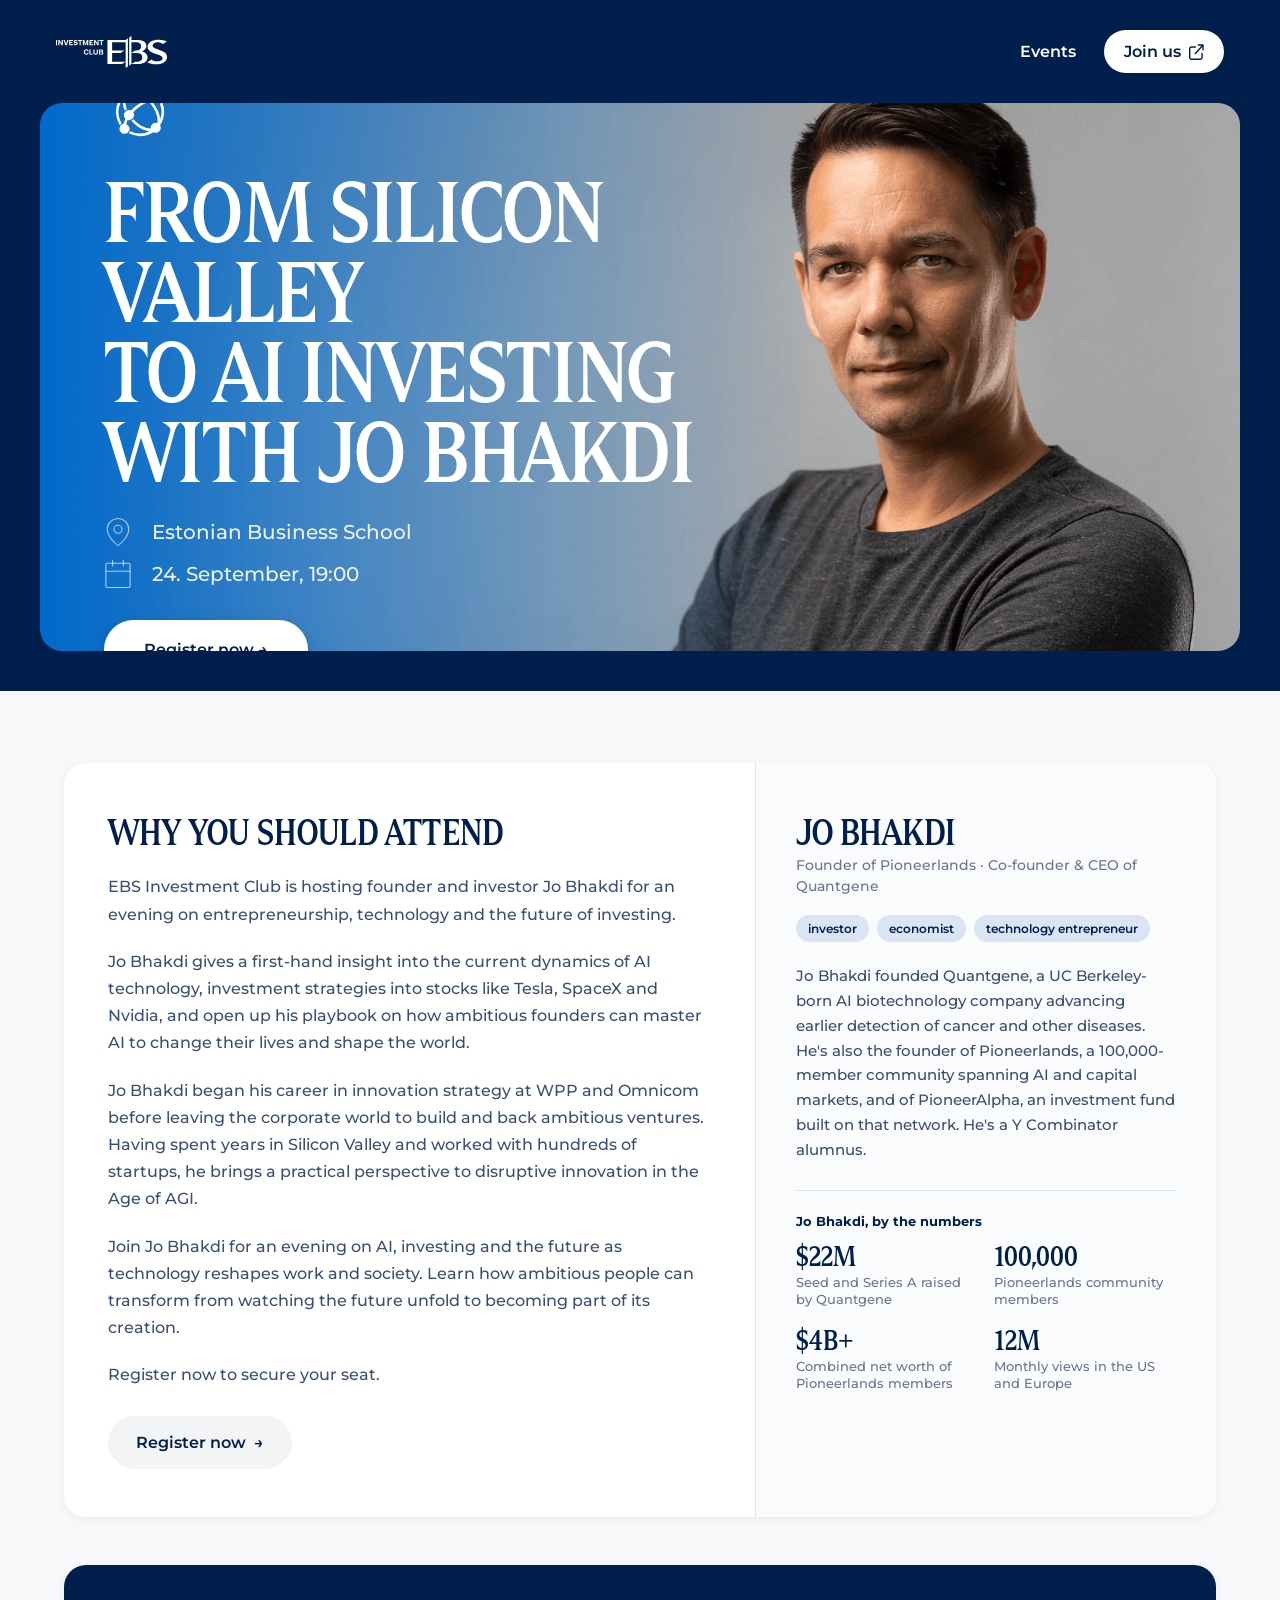
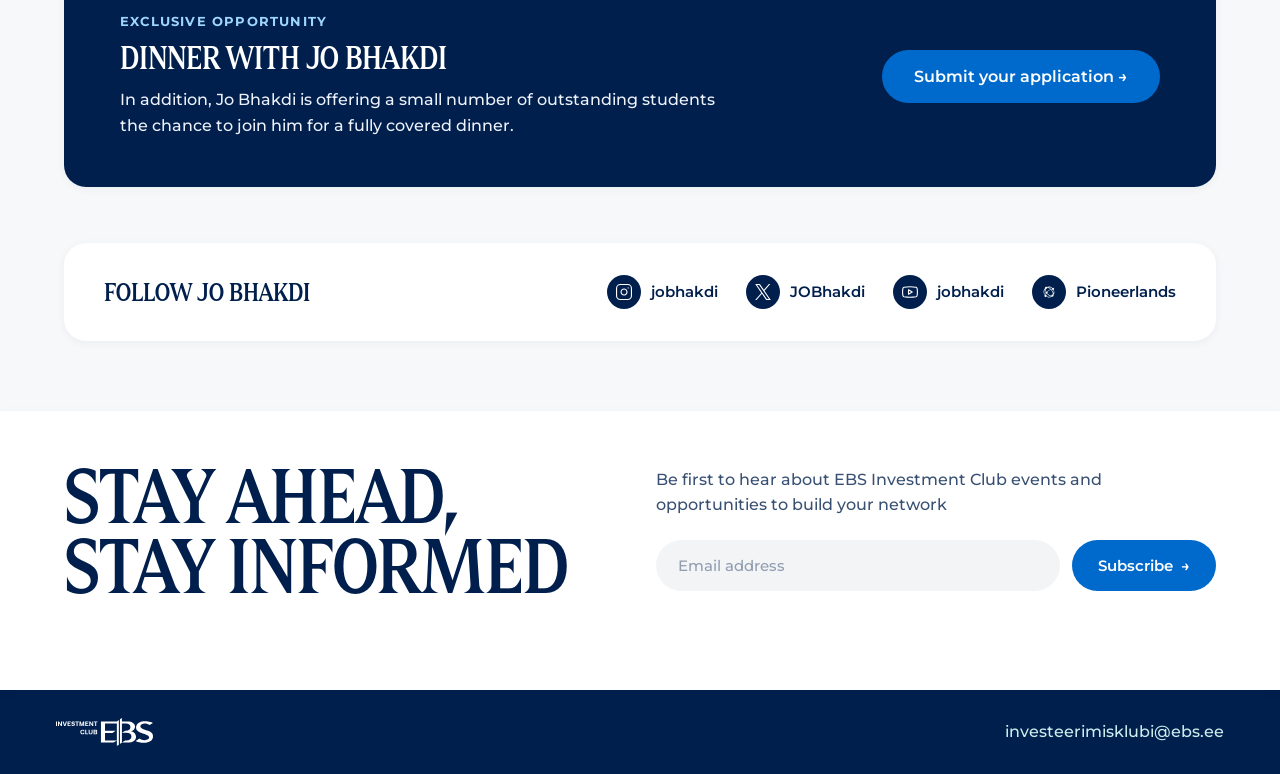
<file: jobhakdi/index.html>
<!DOCTYPE html>
<html lang="en">
<head>
<meta charset="UTF-8">
<meta name="viewport" content="width=device-width, initial-scale=1.0">
<!-- Google tag (gtag.js) -->
<script async src="https://www.googletagmanager.com/gtag/js?id=G-1NCRSWQ4VV"></script>
<script>
  window.dataLayer = window.dataLayer || [];
  function gtag(){dataLayer.push(arguments);}
  gtag('js', new Date());

  gtag('config', 'G-1NCRSWQ4VV');
</script>
<title>From Silicon Valley to AI Investing with Jo Bhakdi - EBS Investment Club</title>
<meta name="theme-color" content="#001F4C">
<meta name="description" content="EBS Investment Club hosts founder and investor Jo Bhakdi on 24 September at 19:00 at Estonian Business School.">
<link rel="icon" href="../favicon.ico" sizes="any">
<link rel="icon" href="../assets/favicon.png" type="image/png" sizes="32x32">
<link rel="apple-touch-icon" href="../assets/apple-touch-icon.png">
<link rel="stylesheet" href="styles.css?v=9">
</head>
<body>
<div class="page">

  <header class="topbar">
    <a class="logo-link" href="../">
      <img class="logo-img" src="../assets/ebsic-logo.svg" width="1489" height="431" alt="EBS Investment Club">
    </a>
    <button class="nav-toggle" type="button" aria-expanded="false" aria-controls="site-nav" aria-label="Menu">
      <img class="nav-burger" src="../assets/icons/menu-icon.svg" width="18" height="16" alt="">
      <span class="nav-close" aria-hidden="true"></span>
    </button>
    <nav class="site-nav" id="site-nav">
      <a class="nav-events" href="./">Events</a>
      <a href="https://forms.cloud.microsoft/e/5nPxMLS6NB" class="btn-join js-apply" target="_blank" rel="noreferrer">
        Join us <img class="join-icon" src="../assets/icons/join-us-icon.svg" width="16" height="17" alt="">
      </a>
    </nav>
  </header>

  <div class="hero-wrap">
    <section class="hero">
      <picture class="hero-picture">
        <source media="(max-width: 767px)" srcset="jo-bhakdi-hero-mobile.png" width="1009" height="841">
        <img class="hero-photo" src="jo-bhakdi-hero-desktop.png" alt="Jo Bhakdi" width="1840" height="841" fetchpriority="high" decoding="async">
      </picture>
      <div class="hero-content">
        <img class="hero-icon" src="pioneerlabs-icon.svg" width="96" height="96" alt="">
        <h1>From Silicon Valley<br>to AI investing<br>with Jo Bhakdi</h1>
        <div class="hero-meta">
          <div class="hero-meta-row">
            <img src="location-icon.svg" alt="" width="18" height="18">
            <span>Estonian Business School</span>
          </div>
          <div class="hero-meta-row">
            <img src="date-icon.svg" alt="" width="18" height="18">
            <span>24. September, 19:00</span>
          </div>
        </div>
        <a href="#register" class="btn-apply js-register">Register now &#8594;</a>
      </div>
    </section>
  </div>

  <section class="content-section" id="register">
    <div class="event-card">
      <div class="attend-col">
        <h2>Why you should attend</h2>
        <p>EBS Investment Club is hosting founder and investor Jo Bhakdi for an evening on entrepreneurship, technology and the future of investing.</p>
        <p>Jo Bhakdi gives a first-hand insight into the current dynamics of AI technology, investment strategies into stocks like Tesla, SpaceX and Nvidia, and open up his playbook on how ambitious founders can master AI to change their lives and shape the world.</p>
        <p>Jo Bhakdi began his career in innovation strategy at WPP and Omnicom before leaving the corporate world to build and back ambitious ventures. Having spent years in Silicon Valley and worked with hundreds of startups, he brings a practical perspective to disruptive innovation in the Age of AGI. </p>
        <p>Join Jo Bhakdi for an evening on AI, investing and the future as technology reshapes work and society. Learn how ambitious people can transform from watching the future unfold to becoming part of its creation.</p>
        <p>Register now to secure your seat.</p>
        <a href="#register" class="btn-team js-register">Register now <span class="arrow">&#8594;</span></a>
      </div>

      <div class="speaker-col">
        <div class="speaker-name">Jo Bhakdi</div>
        <div class="speaker-title">Founder of Pioneerlands · Co-founder &amp; CEO of Quantgene</div>
        <div class="speaker-badges">
          <span class="badge">investor</span>
          <span class="badge">economist</span>
          <span class="badge">technology entrepreneur</span>
        </div>
        <p>Jo Bhakdi founded Quantgene, a UC Berkeley-born AI biotechnology company advancing earlier detection of cancer and other diseases. He's also the founder of Pioneerlands, a 100,000-member community spanning AI and capital markets, and of PioneerAlpha, an investment fund built on that network. He's a Y Combinator alumnus.</p>
        <div class="mini-stats-heading">Jo Bhakdi, by the numbers</div>
        <div class="mini-stats-grid">
          <div>
            <div class="mini-stat-number">$22M</div>
            <div class="mini-stat-label">Seed and Series A raised by Quantgene</div>
          </div>
          <div>
            <div class="mini-stat-number">100,000</div>
            <div class="mini-stat-label">Pioneerlands community members</div>
          </div>
          <div>
            <div class="mini-stat-number">$4B+</div>
            <div class="mini-stat-label">Combined net worth of Pioneerlands members</div>
          </div>
          <div>
            <div class="mini-stat-number">12M</div>
            <div class="mini-stat-label">Monthly views in the US and Europe</div>
          </div>
        </div>
      </div>
    </div>
  </section>

  <section class="dinner-bar">
    <div class="dinner-inner">
      <div class="dinner-text">
        <div class="dinner-eyebrow">Exclusive opportunity</div>
        <h3>Dinner with Jo Bhakdi</h3>
        <p>In addition, Jo Bhakdi is offering a small number of outstanding students the chance to join him for a fully covered dinner.</p>
      </div>
      <a href="https://pioneerlands.org/pioneer-academy/dinner" class="btn-dinner js-dinner-apply" target="_blank" rel="noreferrer">Submit your application &#8594;</a>
    </div>
  </section>

  <section class="social-bar">
    <div class="social-inner">
      <h3>Follow Jo Bhakdi</h3>
      <div class="social-links">
        <a class="social-link" href="https://www.instagram.com/jobhakdi/" target="_blank" rel="noreferrer">
          <span class="social-icon"><img src="instagram-icon.svg" alt="" width="16" height="16"></span>
          jobhakdi
        </a>
        <a class="social-link" href="https://x.com/JOBhakdi" target="_blank" rel="noreferrer">
          <span class="social-icon"><img src="x-icon.svg" alt="" width="16" height="16"></span>
          JOBhakdi
        </a>
        <a class="social-link" href="https://www.youtube.com/@jobhakdi" target="_blank" rel="noreferrer">
          <span class="social-icon"><img src="youtube-icon.svg" alt="" width="16" height="16"></span>
          jobhakdi
        </a>
        <a class="social-link" href="https://pioneerlands.org/join" target="_blank" rel="noreferrer">
          <span class="social-icon"><img src="pioneerlabs-icon.svg" alt="" width="16" height="16"></span>
          Pioneerlands
        </a>
      </div>
    </div>
  </section>

  <section class="signup" aria-labelledby="signup-title">
    <h2 class="signup-title" id="signup-title">Stay ahead,<br>stay informed</h2>
    <form class="newsletter" id="newsletter-form">
      <label class="newsletter-copy" for="newsletter-email">Be first to hear about EBS Investment Club events and opportunities to build your network</label>
      <div class="newsletter-row">
        <input type="text" name="website" class="newsletter-honeypot" tabindex="-1" autocomplete="off" aria-hidden="true">
        <input
          id="newsletter-email"
          class="newsletter-input"
          type="email"
          name="email"
          required
          autocomplete="email"
          placeholder="Email address"
          inputmode="email"
        >
        <button class="newsletter-join" type="submit">Subscribe <span class="arrow">&#8594;</span></button>
      </div>
      <p class="newsletter-status" id="newsletter-status" role="status" hidden></p>
    </form>
  </section>

  <footer class="footer">
    <a class="logo-link" href="../">
      <img class="logo-img" src="../assets/ebsic-logo.svg" width="1489" height="431" alt="EBS Investment Club">
    </a>
    <a class="footer-email" href="mailto:investeerimisklubi@ebs.ee">investeerimisklubi@ebs.ee</a>
  </footer>

</div>
<script src="../config.js"></script>
<script src="../app.js"></script>
</body>
</html>
</file>
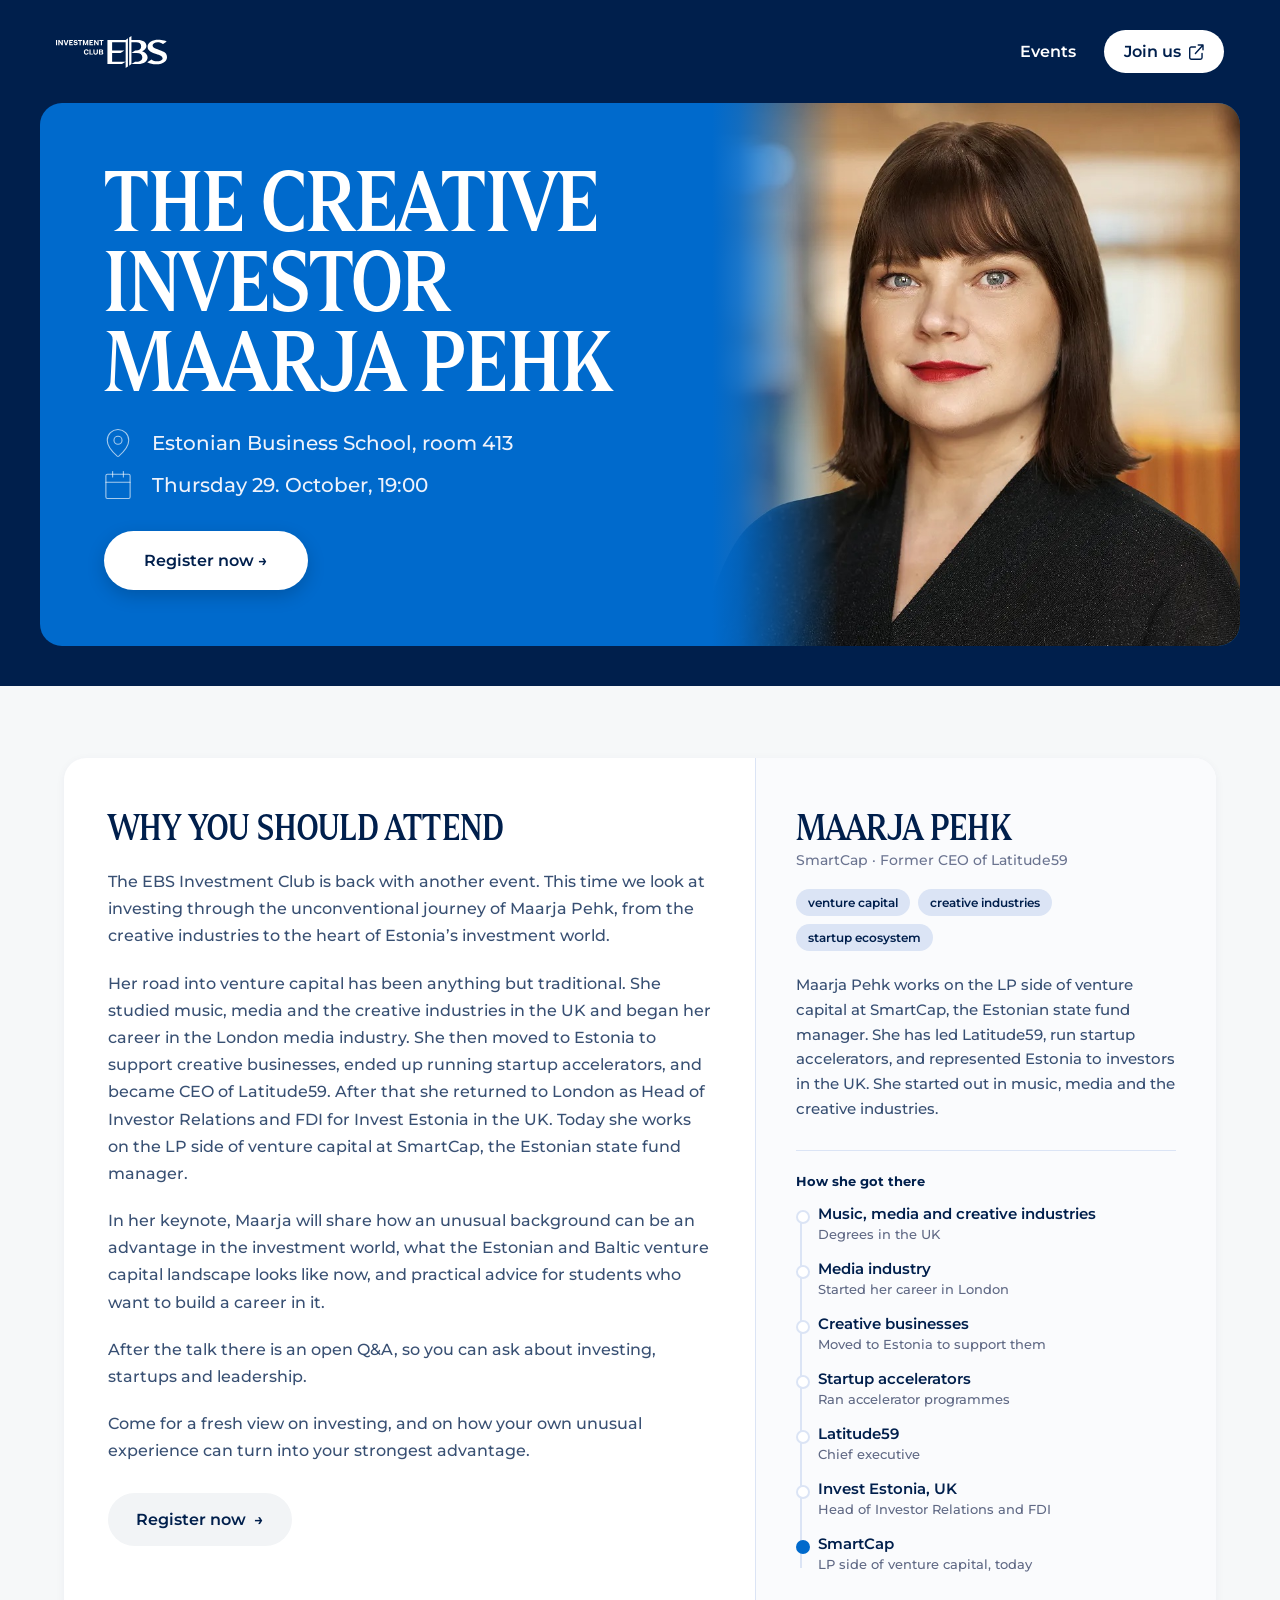
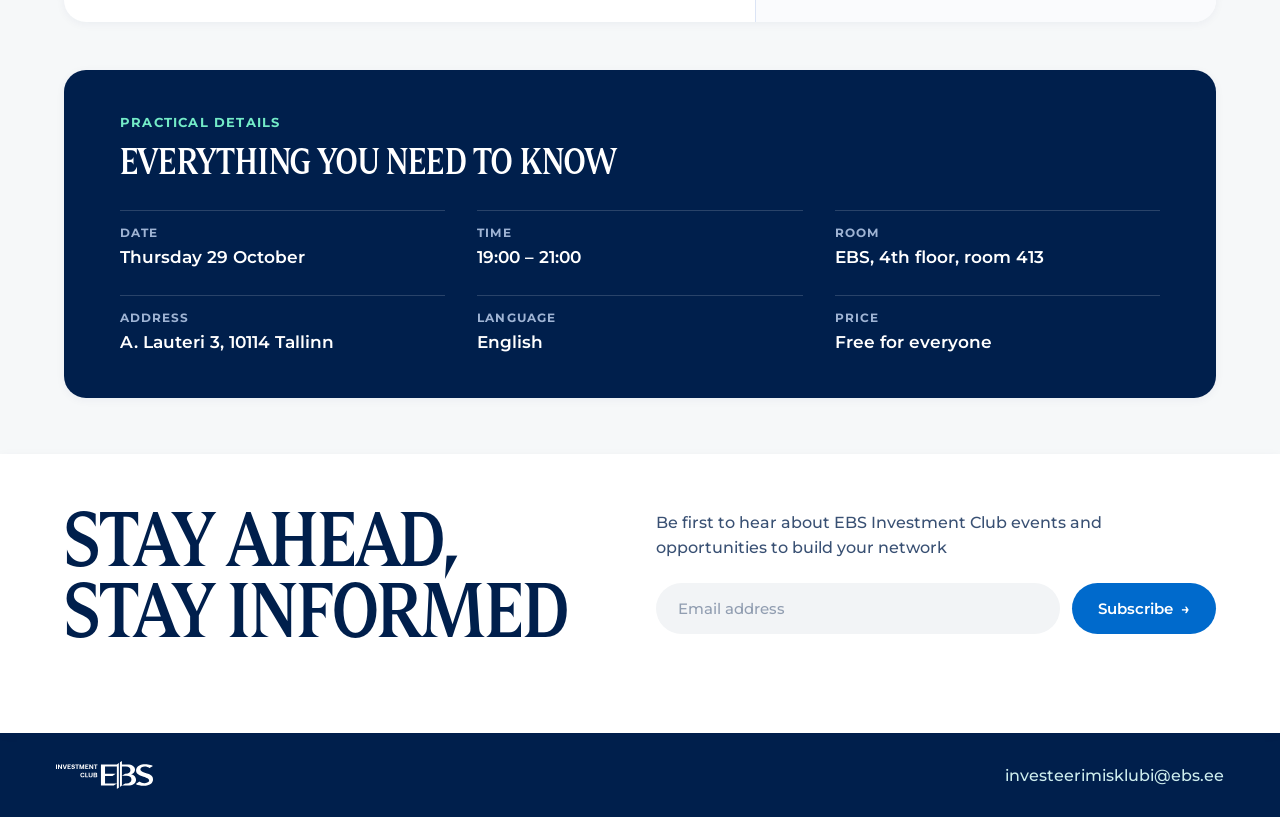
<file: maarjapehk/index.html>
<!doctype html>
<html lang="en">
<head>
<meta charset="utf-8">
<meta name="viewport" content="width=device-width, initial-scale=1">
<title>The Creative Investor — Maarja Pehk | EBS Investment Club</title>
<meta name="description" content="Maarja Pehk on the unconventional road from music and media into venture capital, the Baltic VC landscape, and how to start a career in it. Thursday 29 October, 19:00, EBS room 413.">
<meta name="theme-color" content="#001F4C">
<meta name="color-scheme" content="light">

<meta property="og:title" content="The Creative Investor — Maarja Pehk">
<meta property="og:description" content="From music and media to venture capital. A keynote and open Q&A with Maarja Pehk of SmartCap, Thursday 29 October at EBS.">
<meta property="og:type" content="website">
<meta property="og:url" content="https://ebsic.ee/maarjapehk/">
<meta property="og:image" content="https://ebsic.ee/maarjapehk/maarja-pehk.jpg">

<link rel="icon" href="../favicon.ico" sizes="any">
<link rel="icon" href="../assets/favicon.png" type="image/png" sizes="32x32">
<link rel="apple-touch-icon" href="../assets/apple-touch-icon.png">

<link rel="preload" href="../assets/fonts/ZinDisplayCond-Medium.otf" as="font" type="font/otf" crossorigin>
<link rel="preload" href="../assets/fonts/Montserrat-Medium.ttf" as="font" type="font/ttf" crossorigin>
<link rel="stylesheet" href="styles.css?v=1">
</head>
<body>

<div class="page">

  <header class="topbar">
    <a class="logo-link" href="../">
      <img class="logo-img" src="../assets/ebsic-logo.svg" width="1489" height="431" alt="EBS Investment Club">
    </a>
    <button class="nav-toggle" type="button" aria-expanded="false" aria-controls="site-nav" aria-label="Menu">
      <img class="nav-burger" src="../assets/icons/menu-icon.svg" width="18" height="16" alt="">
      <span class="nav-close" aria-hidden="true"></span>
    </button>
    <nav class="site-nav" id="site-nav">
      <a class="nav-events" href="../events/">Events</a>
      <a href="https://forms.cloud.microsoft/e/5nPxMLS6NB" class="btn-join js-apply" target="_blank" rel="noreferrer">
        Join us <img class="join-icon" src="../assets/icons/join-us-icon.svg" width="16" height="17" alt="">
      </a>
    </nav>
  </header>

  <!-- The hero is built from HTML text over a flat accent panel rather than a
       baked-in image, so the headline reflows and stays readable on a phone.
       The photo is cropped from the event artwork; the blue is the same
       #006ACC the artwork uses, so the gradient seam is invisible. -->
  <div class="hero-wrap">
    <section class="hero">
      <div class="hero-content">
        <h1>The creative<br>investor<br>Maarja Pehk</h1>
        <div class="hero-meta">
          <div class="hero-meta-row">
            <img src="location-icon.svg" alt="" width="18" height="18">
            <span>Estonian Business School, room 413</span>
          </div>
          <div class="hero-meta-row">
            <img src="date-icon.svg" alt="" width="18" height="18">
            <span>Thursday 29. October, 19:00</span>
          </div>
        </div>
        <a href="https://fienta.com/211282?a67e6d49d141fdf886c61b13bb5005da" class="btn-apply" target="_blank" rel="noreferrer">Register now &#8594;</a>
      </div>
      <div class="hero-photo-wrap">
        <img class="hero-photo" src="maarja-pehk.jpg" alt="Maarja Pehk" width="870" height="820" fetchpriority="high" decoding="async">
      </div>
    </section>
  </div>

  <section class="content-section" id="register">
    <div class="event-card">
      <div class="attend-col">
        <h2>Why you should attend</h2>
        <p>The EBS Investment Club is back with another event. This time we look at investing through the unconventional journey of Maarja Pehk, from the creative industries to the heart of Estonia&#8217;s investment world.</p>
        <p>Her road into venture capital has been anything but traditional. She studied music, media and the creative industries in the UK and began her career in the London media industry. She then moved to Estonia to support creative businesses, ended up running startup accelerators, and became CEO of Latitude59. After that she returned to London as Head of Investor Relations and FDI for Invest Estonia in the UK. Today she works on the LP side of venture capital at SmartCap, the Estonian state fund manager.</p>
        <p>In her keynote, Maarja will share how an unusual background can be an advantage in the investment world, what the Estonian and Baltic venture capital landscape looks like now, and practical advice for students who want to build a career in it.</p>
        <p>After the talk there is an open Q&amp;A, so you can ask about investing, startups and leadership.</p>
        <p>Come for a fresh view on investing, and on how your own unusual experience can turn into your strongest advantage.</p>
        <a href="https://fienta.com/211282?a67e6d49d141fdf886c61b13bb5005da" class="btn-team" target="_blank" rel="noreferrer">Register now <span class="arrow">&#8594;</span></a>
      </div>

      <div class="speaker-col">
        <div class="speaker-name">Maarja Pehk</div>
        <div class="speaker-title">SmartCap &middot; Former CEO of Latitude59</div>
        <div class="speaker-badges">
          <span class="badge">venture capital</span>
          <span class="badge">creative industries</span>
          <span class="badge">startup ecosystem</span>
        </div>
        <p>Maarja Pehk works on the LP side of venture capital at SmartCap, the Estonian state fund manager. She has led Latitude59, run startup accelerators, and represented Estonia to investors in the UK. She started out in music, media and the creative industries.</p>

        <!-- A career path rather than a row of figures: the unconventional
             route is the whole point of the talk, and no numbers were given. -->
        <div class="path-heading">How she got there</div>
        <ol class="path">
          <li><span class="path-where">Music, media and creative industries</span><span class="path-what">Degrees in the UK</span></li>
          <li><span class="path-where">Media industry</span><span class="path-what">Started her career in London</span></li>
          <li><span class="path-where">Creative businesses</span><span class="path-what">Moved to Estonia to support them</span></li>
          <li><span class="path-where">Startup accelerators</span><span class="path-what">Ran accelerator programmes</span></li>
          <li><span class="path-where">Latitude59</span><span class="path-what">Chief executive</span></li>
          <li><span class="path-where">Invest Estonia, UK</span><span class="path-what">Head of Investor Relations and FDI</span></li>
          <li><span class="path-where">SmartCap</span><span class="path-what">LP side of venture capital, today</span></li>
        </ol>
      </div>
    </div>
  </section>

  <section class="details-bar">
    <div class="details-inner">
      <div class="details-text">
        <div class="details-eyebrow">Practical details</div>
        <h3>Everything you need to know</h3>
      </div>
      <dl class="details-grid">
        <div><dt>Date</dt><dd>Thursday 29 October</dd></div>
        <div><dt>Time</dt><dd>19:00 &ndash; 21:00</dd></div>
        <div><dt>Room</dt><dd>EBS, 4th floor, room 413</dd></div>
        <div><dt>Address</dt><dd>A. Lauteri 3, 10114 Tallinn</dd></div>
        <div><dt>Language</dt><dd>English</dd></div>
        <div><dt>Price</dt><dd>Free for everyone</dd></div>
      </dl>
    </div>
  </section>

  <section class="signup" aria-labelledby="signup-title">
    <h2 class="signup-title" id="signup-title">Stay ahead,<br>stay informed</h2>
    <form class="newsletter" id="newsletter-form">
      <label class="newsletter-copy" for="newsletter-email">Be first to hear about EBS Investment Club events and opportunities to build your network</label>
      <div class="newsletter-row">
        <input type="text" name="website" class="newsletter-honeypot" tabindex="-1" autocomplete="off" aria-hidden="true">
        <input
          id="newsletter-email"
          class="newsletter-input"
          type="email"
          name="email"
          required
          autocomplete="email"
          placeholder="Email address"
          inputmode="email"
        >
        <button class="newsletter-join" type="submit">Subscribe <span class="arrow">&#8594;</span></button>
      </div>
      <p class="newsletter-status" id="newsletter-status" role="status" hidden></p>
    </form>
  </section>

  <footer class="footer">
    <a class="logo-link" href="../">
      <img class="logo-img" src="../assets/ebsic-logo.svg" width="1489" height="431" alt="EBS Investment Club">
    </a>
    <a class="footer-email" href="mailto:investeerimisklubi@ebs.ee">investeerimisklubi@ebs.ee</a>
  </footer>

</div>

<script src="../config.js"></script>
<script src="../app.js"></script>
</body>
</html>
</file>
<file: jobhakdi/styles.css>
@font-face{
  font-family: "Zin Display Cond";
  src: url("../assets/fonts/ZinDisplayCond-Medium.otf") format("opentype");
  font-weight: 500;
  font-style: normal;
  font-display: swap;
}
@font-face{
  font-family: "Montserrat";
  src: url("../assets/fonts/Montserrat-Medium.ttf") format("truetype");
  font-weight: 500;
  font-style: normal;
  font-display: swap;
}
@font-face{
  font-family: "Montserrat";
  src: url("../assets/fonts/Montserrat-SemiBold.ttf") format("truetype");
  font-weight: 600;
  font-style: normal;
  font-display: swap;
}
@font-face{
  font-family: "Montserrat";
  src: url("../assets/fonts/Montserrat-Bold.ttf") format("truetype");
  font-weight: 700;
  font-style: normal;
  font-display: swap;
}

:root{
  --navy: #001F4C;
  --navy-soft: #16336e;
  --paper: #F6F8F9;
  --card: #ffffff;
  --pill: #F2F4F6;
  --pill-hover: #d9dce6;
  --pill-text: #001F4C;
  --body-text: #001F4C;
  --muted: #6b7490;
  --accent-line: #dbe4f5;
  --accent: #006ACC;
  --accent-hover: #0058b0;
  --footer-email: #D9F9F7;
}

*{ box-sizing: border-box; }

html, body{
  margin:0;
  padding:0;
  background: var(--navy);
  font-family: "Montserrat", "Segoe UI", Arial, sans-serif;
  color: var(--navy);
}

.page{
  max-width: 1920px;
  margin: 0 auto;
  background: var(--navy);
}

a{ color: inherit; }

.topbar{
  display:flex;
  align-items:center;
  justify-content:space-between;
  gap: 24px;
  padding: 30px 56px;
  position: relative;
}

.logo-link{ display:block; }
.logo-img{ height: 32px; width:auto; display:block; }

.nav-toggle{
  display:none;
  margin-left:auto;
  width: 44px;
  height: 44px;
  padding: 8px;
  border: none;
  background: transparent;
  cursor: pointer;
}

.nav-toggle img{ display:block; }

.nav-close{ display:none; }

body.nav-lock{ overflow: hidden; }

.site-nav{
  display:flex;
  align-items:center;
  gap: 28px;
}

.nav-events{
  color: #fff;
  text-decoration: none;
  font-family: "Montserrat", sans-serif;
  font-size: 16px;
  font-weight: 600;
}

.nav-events:hover{ opacity: 0.85; }

.btn-join{
  display:inline-flex;
  align-items:center;
  gap: 8px;
  background:#fff;
  color: var(--navy);
  font-family: "Montserrat", sans-serif;
  font-size: 16px;
  font-weight: 600;
  padding: 12px 20px;
  border-radius: 999px;
  text-decoration:none;
}

.btn-join:hover{ opacity: 0.92; }

.join-icon{
  width: 15px;
  height: 16px;
  display:block;
}

.hero-wrap{
  padding: 0 40px 40px;
  display: flow-root;
}

.hero{
  position:relative;
  border-radius: 22px;
  overflow:hidden;
  width: 100%;
}

.hero-picture{
  display:block;
  width:100%;
}

.hero-photo{
  display:block;
  width:100%;
  height:auto;
}

.hero-content{
  position:absolute;
  inset:0;
  z-index:2;
  display:flex;
  flex-direction:column;
  justify-content:center;
  align-items:flex-start;
  padding: 48px 40px 48px 64px;
  width: 62%;
  max-width: 920px;
}

.hero-icon{
  width: 72px;
  height: 72px;
  margin-bottom: 22px;
}

.hero h1{
  font-family: "Zin Display Cond", Georgia, serif;
  font-weight: 500;
  font-size: 80px;
  line-height: 1;
  color: #fff;
  margin: 0 0 28px 0;
  letter-spacing: 0.2px;
  text-transform: uppercase;
}

.hero-meta{
  display:flex;
  flex-direction:column;
  gap: 14px;
  margin-bottom: 32px;
}

.hero-meta-row{
  display:flex;
  align-items:center;
  gap: 20px;
  font-size: 20px;
  font-weight: 500;
  color: #eef2fb;
}

.hero-meta-row img{
  width: 28px;
  height: 28px;
  flex-shrink:0;
}

.btn-apply{
  display:inline-block;
  background:#fff;
  color: var(--navy);
  font-family: "Montserrat", sans-serif;
  font-size: 16px;
  font-weight: 600;
  padding: 20px 40px;
  border-radius: 999px;
  text-decoration:none;
  border:none;
  cursor:pointer;
  transition: transform .18s ease, box-shadow .18s ease;
  box-shadow: 0 6px 18px rgba(0,0,0,.18);
}

.btn-apply:hover{
  transform: translateY(-2px);
  box-shadow: 0 10px 26px rgba(0,0,0,.24);
}

.btn-apply:focus-visible{
  outline: 3px solid #fff;
  outline-offset: 3px;
}

.content-section{
  background: var(--paper);
  padding: 72px 64px 48px;
}

.event-card{
  background: var(--card);
  border-radius: 22px;
  box-shadow: 0 2px 10px rgba(16,38,90,.05);
  display:grid;
  grid-template-columns: 1.5fr 1fr;
}

.attend-col{ padding: 48px 44px; }

.attend-col h2{
  font-family: "Zin Display Cond", Georgia, serif;
  font-weight: 500;
  font-size: 34px;
  color: var(--navy);
  margin: 0 0 22px 0;
  text-transform: uppercase;
  letter-spacing: 0.2px;
}

.attend-col p{
  font-size: 16px;
  line-height: 1.7;
  color: rgba(0, 31, 76, 0.78);
  margin: 0 0 20px 0;
}

.attend-col .btn-team{ margin-top: 8px; }

.btn-team{
  display:inline-flex;
  align-items:center;
  justify-content:center;
  gap: 8px;
  background: var(--pill);
  color: var(--pill-text);
  font-family: "Montserrat", sans-serif;
  font-size: 16px;
  font-weight: 600;
  padding: 17px 28px;
  border-radius: 999px;
  text-decoration:none;
  border:none;
  cursor:pointer;
  transition: background .18s ease, transform .18s ease;
}

.btn-team:hover{
  background: var(--pill-hover);
  transform: translateY(-1px);
}

.btn-team:focus-visible{
  outline: 3px solid var(--navy);
  outline-offset: 3px;
}

.speaker-col{
  padding: 48px 40px;
  border-left: 1px solid var(--accent-line);
  background: #fafbfd;
  border-radius: 0 22px 22px 0;
}

.speaker-name{
  font-family: "Zin Display Cond", Georgia, serif;
  font-size: 34px;
  font-weight: 500;
  text-transform: uppercase;
  color: var(--navy);
  margin: 0 0 4px 0;
}

.speaker-title{
  font-size: 14px;
  color: var(--muted);
  margin: 0 0 18px 0;
  line-height: 1.5;
}

.speaker-badges{
  display:flex;
  flex-wrap:wrap;
  gap: 8px;
  margin-bottom: 22px;
}

.badge{
  font-size: 12px;
  font-weight: 600;
  color: var(--navy);
  background: var(--accent-line);
  padding: 6px 12px;
  border-radius: 999px;
}

.speaker-col > p{
  font-size: 15px;
  line-height: 1.65;
  color: rgba(0, 31, 76, 0.78);
  margin: 0 0 28px 0;
}

.mini-stats-heading{
  font-size: 13px;
  font-weight: 700;
  color: var(--navy);
  margin: 0 0 14px 0;
  padding-top: 22px;
  border-top: 1px solid var(--accent-line);
}

.mini-stats-grid{
  display:grid;
  grid-template-columns: 1fr 1fr;
  gap: 18px 16px;
}

.mini-stat-number{
  font-family: "Zin Display Cond", Georgia, serif;
  font-size: 26px;
  font-weight: 500;
  color: var(--navy);
  line-height: 1;
  margin-bottom: 6px;
}

.mini-stat-label{
  font-size: 12.5px;
  font-weight: 500;
  color: var(--muted);
  line-height: 1.35;
}

.dinner-bar{
  background: var(--paper);
  padding: 0 64px 56px;
}

.dinner-inner{
  background: var(--navy);
  border-radius: 22px;
  padding: 48px 56px;
  display:flex;
  align-items:center;
  justify-content:space-between;
  gap: 32px;
  flex-wrap:wrap;
  box-shadow: 0 2px 10px rgba(16,38,90,.05);
}

.dinner-text{ max-width: 620px; }

.dinner-eyebrow{
  font-size: 13px;
  font-weight: 700;
  letter-spacing: 1.2px;
  text-transform: uppercase;
  color: #9fd6ff;
  margin: 0 0 10px 0;
}

.dinner-inner h3{
  font-family: "Zin Display Cond", Georgia, serif;
  font-weight: 500;
  font-size: 30px;
  text-transform: uppercase;
  color: #fff;
  margin: 0 0 12px 0;
}

.dinner-inner p{
  font-size: 16px;
  line-height: 1.6;
  color: #eef2fb;
  margin: 0;
}

.btn-dinner{
  display:inline-flex;
  align-items:center;
  gap: 8px;
  background: var(--accent);
  color: #fff;
  font-family: "Montserrat", sans-serif;
  font-weight: 600;
  font-size: 16px;
  padding: 17px 32px;
  border-radius: 999px;
  text-decoration:none;
  white-space:nowrap;
  transition: background .18s ease, transform .18s ease;
}

.btn-dinner:hover{
  background: var(--accent-hover);
  transform: translateY(-1px);
}

.btn-dinner:focus-visible{
  outline: 3px solid #fff;
  outline-offset: 3px;
}

.social-bar{
  background: var(--paper);
  padding: 0 64px 70px;
}

.social-inner{
  background: var(--card);
  border-radius: 22px;
  padding: 32px 40px;
  display:flex;
  align-items:center;
  justify-content:space-between;
  flex-wrap:wrap;
  gap: 20px;
  box-shadow: 0 2px 10px rgba(16,38,90,.05);
}

.social-inner h3{
  font-family: "Zin Display Cond", Georgia, serif;
  font-weight: 500;
  font-size: 24px;
  color: var(--navy);
  margin: 0;
  text-transform: uppercase;
}

.social-links{
  display:flex;
  align-items:center;
  gap: 28px;
  flex-wrap:wrap;
}

.social-link{
  display:flex;
  align-items:center;
  gap: 10px;
  text-decoration:none;
  font-size: 15px;
  font-weight: 600;
  color: var(--navy);
}

.social-icon{
  width: 34px;
  height: 34px;
  border-radius: 999px;
  background: var(--navy);
  display:flex;
  align-items:center;
  justify-content:center;
  flex-shrink:0;
}

.social-icon img{
  width: 16px;
  height:16px;
  filter: brightness(0) invert(1);
}

.signup{
  background: var(--card);
  border-radius: 0;
  box-shadow: 0 2px 10px rgba(16,38,90,.04);
  padding: 48px 64px 90px;
  display:grid;
  grid-template-columns: minmax(0, 1fr) minmax(280px, 560px);
  gap: 48px 72px;
  align-items: center;
  position: relative;
  z-index: 1;
}

.signup-title{
  font-family: "Zin Display Cond", Georgia, serif;
  font-weight: 500;
  font-size: 72px;
  line-height: 0.98;
  color: var(--navy);
  margin: 0;
  letter-spacing: 0.2px;
  text-transform: uppercase;
}

.newsletter{
  position: relative;
  width: 100%;
}

.newsletter-copy{
  display:block;
  margin: 0 0 22px;
  color: rgba(0, 31, 76, 0.78);
  font-family: "Montserrat", sans-serif;
  font-size: 16px;
  font-weight: 500;
  line-height: 1.55;
  max-width: 28rem;
}

.newsletter-row{
  display:flex;
  align-items:stretch;
  gap: 12px;
}

.newsletter-honeypot{
  position:absolute;
  left: -9999px;
  width: 1px;
  height: 1px;
  overflow: hidden;
}

.newsletter-input{
  flex: 1 1 auto;
  min-width: 0;
  padding: 16px 22px;
  border: none;
  border-radius: 999px;
  background: var(--pill);
  color: var(--navy);
  font-family: "Montserrat", sans-serif;
  font-size: 15px;
  font-weight: 500;
}

.newsletter-input::placeholder{ color: rgba(0, 31, 76, 0.4); }

.newsletter-input:focus{
  outline: 3px solid var(--navy);
  outline-offset: 2px;
}

.newsletter-join{
  flex: 0 0 auto;
  display:inline-flex;
  align-items:center;
  justify-content:center;
  gap: 8px;
  padding: 16px 26px;
  border: none;
  border-radius: 999px;
  background: var(--accent);
  color: #fff;
  font-family: "Montserrat", sans-serif;
  font-size: 15px;
  font-weight: 600;
  cursor: pointer;
  transition: background .18s ease, transform .18s ease;
}

.newsletter-join:hover{
  background: var(--accent-hover);
  transform: translateY(-1px);
}

.newsletter-join:focus-visible{
  outline: 3px solid var(--navy);
  outline-offset: 3px;
}

.newsletter-status{
  margin: 12px 0 0;
  color: var(--navy);
  font-family: "Montserrat", sans-serif;
  font-size: 13px;
  font-weight: 500;
  line-height: 1.4;
}

.newsletter-status[data-kind="error"]{ color: #b42318; }

.footer{
  background: var(--navy);
  padding: 28px 56px;
  display:flex;
  align-items:center;
  justify-content:space-between;
  gap: 24px;
}

.footer .logo-img{ height: 28px; }

.footer-email{
  color: var(--footer-email);
  font-family: "Montserrat", sans-serif;
  font-size: 16px;
  font-weight: 500;
  opacity: .95;
  text-decoration: none;
  white-space: nowrap;
}

.footer-email:hover{ opacity: 1; }

@media (max-width: 1100px){
  .hero h1{ font-size: 56px; }
  .hero-content{ padding: 32px 28px; width: 70%; max-width: none; }
  .hero-icon{ width: 40px; height: 40px; margin-bottom: 16px; }
  .hero-meta-row{ font-size: 20px; }
  .hero-meta-row img{ width: 20px; height: 20px; }
  .btn-apply{ padding: 15px 28px; font-size: 16px; }
  .hero-wrap{ padding: 0 20px 28px; }
  .content-section{ padding: 56px 32px 32px; }
  .event-card{ grid-template-columns: 1fr; }
  .attend-col{ padding: 40px 36px; }
  .speaker-col{
    border-left: none;
    border-top: 1px solid var(--accent-line);
    border-radius: 0 0 22px 22px;
    padding: 36px;
  }
  .social-bar{ padding: 0 32px 56px; }
  .dinner-bar{ padding: 0 32px 48px; }
  .dinner-inner{ padding: 36px 32px; }
  .signup{ grid-template-columns: 1fr; padding: 24px 32px 60px; gap: 28px; }
  .signup-title{ font-size: 48px; }
  .topbar{ padding: 22px 28px; }
  .footer{ padding: 24px 28px; }
  .footer-email{ white-space: normal; }
}

@media (max-width: 767px){
  .topbar{ padding: 18px 20px; }
  .logo-img{ height: 24px; }
  .topbar{ z-index: 30; }
  .logo-link, .nav-toggle{ position: relative; z-index: 31; }
  .nav-toggle{ display:block; }
  .topbar{ background: var(--navy); }
  .site-nav{
    display:none;
    position:fixed;
    top: 68px;
    right: 0;
    bottom: 0;
    left: 0;
    padding: 20px 16px 24px;
    background: var(--paper);
    flex-direction:column;
    align-items:stretch;
    gap: 12px;
    z-index: 20;
  }
  .topbar.nav-open .site-nav{ display:flex; }
  .topbar.nav-open .nav-burger{ display:none; }
  .topbar.nav-open .nav-close{
    display:block;
    position:relative;
    width: 18px;
    height: 18px;
  }
  .nav-close::before,
  .nav-close::after{
    content:"";
    position:absolute;
    left:0;
    right:0;
    top: 8px;
    height: 1.5px;
    background: #fff;
  }
  .nav-close::before{ transform: rotate(45deg); }
  .nav-close::after{ transform: rotate(-45deg); }
  .site-nav .nav-events,
  .site-nav .btn-join{
    display:flex;
    justify-content:space-between;
    align-items:center;
    width: 100%;
    background: #fff;
    color: var(--navy);
    padding: 22px 20px;
    border-radius: 16px;
    box-shadow: 0 2px 10px rgba(16,38,90,.06);
    font-size: 18px;
    font-weight: 700;
  }
  .site-nav .join-icon{ display:none; }
  .site-nav .nav-events::after,
  .site-nav .btn-join::after{
    content: "›";
    font-size: 26px;
    font-weight: 400;
    line-height: 1;
    color: var(--navy);
  }
  .hero-wrap{ padding: 0 16px 24px; }
  .hero{ border-radius: 16px; }
  .hero-content{
    justify-content: center;
    padding: 28px 20px;
    width: 100%;
  }
  .hero-icon{ width: 32px; height: 32px; margin-bottom: 14px; }
  .hero h1{ font-size: 34px; margin-bottom: 16px; }
  .hero-meta-row{ font-size: 16px; }
  .hero-meta-row img{ width: 18px; height: 18px; }
  .btn-apply{ padding: 14px 26px; font-size: 16px; }
  .content-section{ padding: 40px 16px 24px; }
  .attend-col, .speaker-col{ padding: 30px 22px; }
  .attend-col h2{ font-size: 26px; }
  .social-bar{ padding: 0 16px 40px; }
  .dinner-bar{ padding: 0 16px 32px; }
  .dinner-inner{ flex-direction:column; align-items:flex-start; padding: 32px 24px; }
  .btn-dinner{ width:100%; justify-content:center; }
  .social-inner{ padding: 26px 22px; flex-direction:column; align-items:flex-start; }
  .signup{ padding: 16px 20px 48px; gap: 22px; }
  .signup-title{ font-size: 34px; }
  .newsletter-row{ flex-direction: column; }
  .newsletter-join{ width: 100%; }
  .footer{ padding: 22px 20px; flex-direction: column; align-items: flex-start; gap: 16px; }
  .footer .logo-img{ height: 22px; }
  .footer-email{ font-size: 14px; word-break: break-word; }
}

@media (prefers-reduced-motion: reduce){
  .btn-apply, .btn-team, .newsletter-join{ transition:none; }
  .btn-apply:hover, .btn-team:hover, .newsletter-join:hover{ transform: none; }
}
</file>
<file: maarjapehk/styles.css>
@font-face{
  font-family: "Zin Display Cond";
  src: url("../assets/fonts/ZinDisplayCond-Medium.otf") format("opentype");
  font-weight: 500;
  font-style: normal;
  font-display: swap;
}
@font-face{
  font-family: "Montserrat";
  src: url("../assets/fonts/Montserrat-Medium.ttf") format("truetype");
  font-weight: 500;
  font-style: normal;
  font-display: swap;
}
@font-face{
  font-family: "Montserrat";
  src: url("../assets/fonts/Montserrat-SemiBold.ttf") format("truetype");
  font-weight: 600;
  font-style: normal;
  font-display: swap;
}
@font-face{
  font-family: "Montserrat";
  src: url("../assets/fonts/Montserrat-Bold.ttf") format("truetype");
  font-weight: 700;
  font-style: normal;
  font-display: swap;
}

:root{
  --navy: #001F4C;
  --navy-soft: #16336e;
  --paper: #F6F8F9;
  --card: #ffffff;
  --pill: #F2F4F6;
  --pill-hover: #d9dce6;
  --pill-text: #001F4C;
  --body-text: #001F4C;
  --muted: #6b7490;
  --accent-line: #dbe4f5;
  --accent: #006ACC;
  --accent-hover: #0058b0;
  --footer-email: #D9F9F7;
}

*{ box-sizing: border-box; }

html, body{
  margin:0;
  padding:0;
  background: var(--navy);
  font-family: "Montserrat", "Segoe UI", Arial, sans-serif;
  color: var(--navy);
}

.page{
  max-width: 1920px;
  margin: 0 auto;
  background: var(--navy);
}

a{ color: inherit; }

.topbar{
  display:flex;
  align-items:center;
  justify-content:space-between;
  gap: 24px;
  padding: 30px 56px;
  position: relative;
}

.logo-link{ display:block; }
.logo-img{ height: 32px; width:auto; display:block; }

.nav-toggle{
  display:none;
  margin-left:auto;
  width: 44px;
  height: 44px;
  padding: 8px;
  border: none;
  background: transparent;
  cursor: pointer;
}

.nav-toggle img{ display:block; }

.nav-close{ display:none; }

body.nav-lock{ overflow: hidden; }

.site-nav{
  display:flex;
  align-items:center;
  gap: 28px;
}

.nav-events{
  color: #fff;
  text-decoration: none;
  font-family: "Montserrat", sans-serif;
  font-size: 16px;
  font-weight: 600;
}

.nav-events:hover{ opacity: 0.85; }

.btn-join{
  display:inline-flex;
  align-items:center;
  gap: 8px;
  background:#fff;
  color: var(--navy);
  font-family: "Montserrat", sans-serif;
  font-size: 16px;
  font-weight: 600;
  padding: 12px 20px;
  border-radius: 999px;
  text-decoration:none;
}

.btn-join:hover{ opacity: 0.92; }

.join-icon{
  width: 15px;
  height: 16px;
  display:block;
}

.hero-wrap{
  padding: 0 40px 40px;
  display: flow-root;
}

.hero{
  position:relative;
  border-radius: 22px;
  overflow:hidden;
  width: 100%;
}

.hero-picture{
  display:block;
  width:100%;
}

.hero-photo{
  display:block;
  width:100%;
  height:auto;
}

.hero-content{
  position:absolute;
  inset:0;
  z-index:2;
  display:flex;
  flex-direction:column;
  justify-content:center;
  align-items:flex-start;
  padding: 48px 40px 48px 64px;
  width: 62%;
  max-width: 920px;
}

.hero-icon{
  width: 72px;
  height: 72px;
  margin-bottom: 22px;
}

.hero h1{
  font-family: "Zin Display Cond", Georgia, serif;
  font-weight: 500;
  font-size: 80px;
  line-height: 1;
  color: #fff;
  margin: 0 0 28px 0;
  letter-spacing: 0.2px;
  text-transform: uppercase;
}

.hero-meta{
  display:flex;
  flex-direction:column;
  gap: 14px;
  margin-bottom: 32px;
}

.hero-meta-row{
  display:flex;
  align-items:center;
  gap: 20px;
  font-size: 20px;
  font-weight: 500;
  color: #eef2fb;
}

.hero-meta-row img{
  width: 28px;
  height: 28px;
  flex-shrink:0;
}

.btn-apply{
  display:inline-block;
  background:#fff;
  color: var(--navy);
  font-family: "Montserrat", sans-serif;
  font-size: 16px;
  font-weight: 600;
  padding: 20px 40px;
  border-radius: 999px;
  text-decoration:none;
  border:none;
  cursor:pointer;
  transition: transform .18s ease, box-shadow .18s ease;
  box-shadow: 0 6px 18px rgba(0,0,0,.18);
}

.btn-apply:hover{
  transform: translateY(-2px);
  box-shadow: 0 10px 26px rgba(0,0,0,.24);
}

.btn-apply:focus-visible{
  outline: 3px solid #fff;
  outline-offset: 3px;
}

.content-section{
  background: var(--paper);
  padding: 72px 64px 48px;
}

.event-card{
  background: var(--card);
  border-radius: 22px;
  box-shadow: 0 2px 10px rgba(16,38,90,.05);
  display:grid;
  grid-template-columns: 1.5fr 1fr;
}

.attend-col{ padding: 48px 44px; }

.attend-col h2{
  font-family: "Zin Display Cond", Georgia, serif;
  font-weight: 500;
  font-size: 34px;
  color: var(--navy);
  margin: 0 0 22px 0;
  text-transform: uppercase;
  letter-spacing: 0.2px;
}

.attend-col p{
  font-size: 16px;
  line-height: 1.7;
  color: rgba(0, 31, 76, 0.78);
  margin: 0 0 20px 0;
}

.attend-col .btn-team{ margin-top: 8px; }

.btn-team{
  display:inline-flex;
  align-items:center;
  justify-content:center;
  gap: 8px;
  background: var(--pill);
  color: var(--pill-text);
  font-family: "Montserrat", sans-serif;
  font-size: 16px;
  font-weight: 600;
  padding: 17px 28px;
  border-radius: 999px;
  text-decoration:none;
  border:none;
  cursor:pointer;
  transition: background .18s ease, transform .18s ease;
}

.btn-team:hover{
  background: var(--pill-hover);
  transform: translateY(-1px);
}

.btn-team:focus-visible{
  outline: 3px solid var(--navy);
  outline-offset: 3px;
}

.speaker-col{
  padding: 48px 40px;
  border-left: 1px solid var(--accent-line);
  background: #fafbfd;
  border-radius: 0 22px 22px 0;
}

.speaker-name{
  font-family: "Zin Display Cond", Georgia, serif;
  font-size: 34px;
  font-weight: 500;
  text-transform: uppercase;
  color: var(--navy);
  margin: 0 0 4px 0;
}

.speaker-title{
  font-size: 14px;
  color: var(--muted);
  margin: 0 0 18px 0;
  line-height: 1.5;
}

.speaker-badges{
  display:flex;
  flex-wrap:wrap;
  gap: 8px;
  margin-bottom: 22px;
}

.badge{
  font-size: 12px;
  font-weight: 600;
  color: var(--navy);
  background: var(--accent-line);
  padding: 6px 12px;
  border-radius: 999px;
}

.speaker-col > p{
  font-size: 15px;
  line-height: 1.65;
  color: rgba(0, 31, 76, 0.78);
  margin: 0 0 28px 0;
}

.mini-stats-heading{
  font-size: 13px;
  font-weight: 700;
  color: var(--navy);
  margin: 0 0 14px 0;
  padding-top: 22px;
  border-top: 1px solid var(--accent-line);
}

.mini-stats-grid{
  display:grid;
  grid-template-columns: 1fr 1fr;
  gap: 18px 16px;
}

.mini-stat-number{
  font-family: "Zin Display Cond", Georgia, serif;
  font-size: 26px;
  font-weight: 500;
  color: var(--navy);
  line-height: 1;
  margin-bottom: 6px;
}

.mini-stat-label{
  font-size: 12.5px;
  font-weight: 500;
  color: var(--muted);
  line-height: 1.35;
}

.dinner-bar{
  background: var(--paper);
  padding: 0 64px 56px;
}

.dinner-inner{
  background: var(--navy);
  border-radius: 22px;
  padding: 48px 56px;
  display:flex;
  align-items:center;
  justify-content:space-between;
  gap: 32px;
  flex-wrap:wrap;
  box-shadow: 0 2px 10px rgba(16,38,90,.05);
}

.dinner-text{ max-width: 620px; }

.dinner-eyebrow{
  font-size: 13px;
  font-weight: 700;
  letter-spacing: 1.2px;
  text-transform: uppercase;
  color: #9fd6ff;
  margin: 0 0 10px 0;
}

.dinner-inner h3{
  font-family: "Zin Display Cond", Georgia, serif;
  font-weight: 500;
  font-size: 30px;
  text-transform: uppercase;
  color: #fff;
  margin: 0 0 12px 0;
}

.dinner-inner p{
  font-size: 16px;
  line-height: 1.6;
  color: #eef2fb;
  margin: 0;
}

.btn-dinner{
  display:inline-flex;
  align-items:center;
  gap: 8px;
  background: var(--accent);
  color: #fff;
  font-family: "Montserrat", sans-serif;
  font-weight: 600;
  font-size: 16px;
  padding: 17px 32px;
  border-radius: 999px;
  text-decoration:none;
  white-space:nowrap;
  transition: background .18s ease, transform .18s ease;
}

.btn-dinner:hover{
  background: var(--accent-hover);
  transform: translateY(-1px);
}

.btn-dinner:focus-visible{
  outline: 3px solid #fff;
  outline-offset: 3px;
}

.social-bar{
  background: var(--paper);
  padding: 0 64px 70px;
}

.social-inner{
  background: var(--card);
  border-radius: 22px;
  padding: 32px 40px;
  display:flex;
  align-items:center;
  justify-content:space-between;
  flex-wrap:wrap;
  gap: 20px;
  box-shadow: 0 2px 10px rgba(16,38,90,.05);
}

.social-inner h3{
  font-family: "Zin Display Cond", Georgia, serif;
  font-weight: 500;
  font-size: 24px;
  color: var(--navy);
  margin: 0;
  text-transform: uppercase;
}

.social-links{
  display:flex;
  align-items:center;
  gap: 28px;
  flex-wrap:wrap;
}

.social-link{
  display:flex;
  align-items:center;
  gap: 10px;
  text-decoration:none;
  font-size: 15px;
  font-weight: 600;
  color: var(--navy);
}

.social-icon{
  width: 34px;
  height: 34px;
  border-radius: 999px;
  background: var(--navy);
  display:flex;
  align-items:center;
  justify-content:center;
  flex-shrink:0;
}

.social-icon img{
  width: 16px;
  height:16px;
  filter: brightness(0) invert(1);
}

.signup{
  background: var(--card);
  border-radius: 0;
  box-shadow: 0 2px 10px rgba(16,38,90,.04);
  padding: 48px 64px 90px;
  display:grid;
  grid-template-columns: minmax(0, 1fr) minmax(280px, 560px);
  gap: 48px 72px;
  align-items: center;
  position: relative;
  z-index: 1;
}

.signup-title{
  font-family: "Zin Display Cond", Georgia, serif;
  font-weight: 500;
  font-size: 72px;
  line-height: 0.98;
  color: var(--navy);
  margin: 0;
  letter-spacing: 0.2px;
  text-transform: uppercase;
}

.newsletter{
  position: relative;
  width: 100%;
}

.newsletter-copy{
  display:block;
  margin: 0 0 22px;
  color: rgba(0, 31, 76, 0.78);
  font-family: "Montserrat", sans-serif;
  font-size: 16px;
  font-weight: 500;
  line-height: 1.55;
  max-width: 28rem;
}

.newsletter-row{
  display:flex;
  align-items:stretch;
  gap: 12px;
}

.newsletter-honeypot{
  position:absolute;
  left: -9999px;
  width: 1px;
  height: 1px;
  overflow: hidden;
}

.newsletter-input{
  flex: 1 1 auto;
  min-width: 0;
  padding: 16px 22px;
  border: none;
  border-radius: 999px;
  background: var(--pill);
  color: var(--navy);
  font-family: "Montserrat", sans-serif;
  font-size: 15px;
  font-weight: 500;
}

.newsletter-input::placeholder{ color: rgba(0, 31, 76, 0.4); }

.newsletter-input:focus{
  outline: 3px solid var(--navy);
  outline-offset: 2px;
}

.newsletter-join{
  flex: 0 0 auto;
  display:inline-flex;
  align-items:center;
  justify-content:center;
  gap: 8px;
  padding: 16px 26px;
  border: none;
  border-radius: 999px;
  background: var(--accent);
  color: #fff;
  font-family: "Montserrat", sans-serif;
  font-size: 15px;
  font-weight: 600;
  cursor: pointer;
  transition: background .18s ease, transform .18s ease;
}

.newsletter-join:hover{
  background: var(--accent-hover);
  transform: translateY(-1px);
}

.newsletter-join:focus-visible{
  outline: 3px solid var(--navy);
  outline-offset: 3px;
}

.newsletter-status{
  margin: 12px 0 0;
  color: var(--navy);
  font-family: "Montserrat", sans-serif;
  font-size: 13px;
  font-weight: 500;
  line-height: 1.4;
}

.newsletter-status[data-kind="error"]{ color: #b42318; }

.footer{
  background: var(--navy);
  padding: 28px 56px;
  display:flex;
  align-items:center;
  justify-content:space-between;
  gap: 24px;
}

.footer .logo-img{ height: 28px; }

.footer-email{
  color: var(--footer-email);
  font-family: "Montserrat", sans-serif;
  font-size: 16px;
  font-weight: 500;
  opacity: .95;
  text-decoration: none;
  white-space: nowrap;
}

.footer-email:hover{ opacity: 1; }

@media (max-width: 1100px){
  .hero h1{ font-size: 56px; }
  .hero-content{ padding: 32px 28px; width: 70%; max-width: none; }
  .hero-icon{ width: 40px; height: 40px; margin-bottom: 16px; }
  .hero-meta-row{ font-size: 20px; }
  .hero-meta-row img{ width: 20px; height: 20px; }
  .btn-apply{ padding: 15px 28px; font-size: 16px; }
  .hero-wrap{ padding: 0 20px 28px; }
  .content-section{ padding: 56px 32px 32px; }
  .event-card{ grid-template-columns: 1fr; }
  .attend-col{ padding: 40px 36px; }
  .speaker-col{
    border-left: none;
    border-top: 1px solid var(--accent-line);
    border-radius: 0 0 22px 22px;
    padding: 36px;
  }
  .social-bar{ padding: 0 32px 56px; }
  .dinner-bar{ padding: 0 32px 48px; }
  .dinner-inner{ padding: 36px 32px; }
  .signup{ grid-template-columns: 1fr; padding: 24px 32px 60px; gap: 28px; }
  .signup-title{ font-size: 48px; }
  .topbar{ padding: 22px 28px; }
  .footer{ padding: 24px 28px; }
  .footer-email{ white-space: normal; }
}

@media (max-width: 767px){
  .topbar{ padding: 18px 20px; }
  .logo-img{ height: 24px; }
  .topbar{ z-index: 30; }
  .logo-link, .nav-toggle{ position: relative; z-index: 31; }
  .nav-toggle{ display:block; }
  .topbar{ background: var(--navy); }
  .site-nav{
    display:none;
    position:fixed;
    top: 68px;
    right: 0;
    bottom: 0;
    left: 0;
    padding: 20px 16px 24px;
    background: var(--paper);
    flex-direction:column;
    align-items:stretch;
    gap: 12px;
    z-index: 20;
  }
  .topbar.nav-open .site-nav{ display:flex; }
  .topbar.nav-open .nav-burger{ display:none; }
  .topbar.nav-open .nav-close{
    display:block;
    position:relative;
    width: 18px;
    height: 18px;
  }
  .nav-close::before,
  .nav-close::after{
    content:"";
    position:absolute;
    left:0;
    right:0;
    top: 8px;
    height: 1.5px;
    background: #fff;
  }
  .nav-close::before{ transform: rotate(45deg); }
  .nav-close::after{ transform: rotate(-45deg); }
  .site-nav .nav-events,
  .site-nav .btn-join{
    display:flex;
    justify-content:space-between;
    align-items:center;
    width: 100%;
    background: #fff;
    color: var(--navy);
    padding: 22px 20px;
    border-radius: 16px;
    box-shadow: 0 2px 10px rgba(16,38,90,.06);
    font-size: 18px;
    font-weight: 700;
  }
  .site-nav .join-icon{ display:none; }
  .site-nav .nav-events::after,
  .site-nav .btn-join::after{
    content: "›";
    font-size: 26px;
    font-weight: 400;
    line-height: 1;
    color: var(--navy);
  }
  .hero-wrap{ padding: 0 16px 24px; }
  .hero{ border-radius: 16px; }
  .hero-content{
    justify-content: center;
    padding: 28px 20px;
    width: 100%;
  }
  .hero-icon{ width: 32px; height: 32px; margin-bottom: 14px; }
  .hero h1{ font-size: 34px; margin-bottom: 16px; }
  .hero-meta-row{ font-size: 16px; }
  .hero-meta-row img{ width: 18px; height: 18px; }
  .btn-apply{ padding: 14px 26px; font-size: 16px; }
  .content-section{ padding: 40px 16px 24px; }
  .attend-col, .speaker-col{ padding: 30px 22px; }
  .attend-col h2{ font-size: 26px; }
  .social-bar{ padding: 0 16px 40px; }
  .dinner-bar{ padding: 0 16px 32px; }
  .dinner-inner{ flex-direction:column; align-items:flex-start; padding: 32px 24px; }
  .btn-dinner{ width:100%; justify-content:center; }
  .social-inner{ padding: 26px 22px; flex-direction:column; align-items:flex-start; }
  .signup{ padding: 16px 20px 48px; gap: 22px; }
  .signup-title{ font-size: 34px; }
  .newsletter-row{ flex-direction: column; }
  .newsletter-join{ width: 100%; }
  .footer{ padding: 22px 20px; flex-direction: column; align-items: flex-start; gap: 16px; }
  .footer .logo-img{ height: 22px; }
  .footer-email{ font-size: 14px; word-break: break-word; }
}

@media (prefers-reduced-motion: reduce){
  .btn-apply, .btn-team, .newsletter-join{ transition:none; }
  .btn-apply:hover, .btn-team:hover, .newsletter-join:hover{ transform: none; }
}

/* ===================================================================
   The Creative Investor — Maarja Pehk
   Overrides on the shared event-page styles above. Appended rather than
   edited in place so this page stays a drop-in sibling of /jobhakdi/.
   =================================================================== */

/* ---- Hero ----------------------------------------------------------
   Jo Bhakdi's hero is a wide banner image with the text absolutely
   positioned over it. Here the artwork already had the headline baked
   into the pixels, which would have been ~6px tall on a phone, so the
   text is real HTML on a flat accent panel and the photo sits beside
   it. #006ACC is the exact blue the artwork uses, so the fade over the
   photo's left edge rejoins the panel with no visible seam. */
.hero{
  background: var(--accent);
  display: grid;
  grid-template-columns: 1fr 44%;
  align-items: stretch;
  min-height: 480px;
}
.hero-content{
  position: static;
  inset: auto;
  width: auto;
  max-width: none;
  padding: 56px 40px 56px 64px;
}
.hero-photo-wrap{
  position: relative;
  overflow: hidden;
}
.hero-photo{
  display: block;
  width: 100%;
  height: 100%;
  object-fit: cover;
  object-position: 50% 12%;
}
.hero-photo-wrap::before{
  content: "";
  position: absolute;
  inset: 0;
  z-index: 1;
  background: linear-gradient(90deg, #006ACC 0%, rgba(0,106,204,.88) 5%, rgba(0,106,204,0) 24%);
}
.hero h1{ margin-bottom: 30px; }

/* ---- Career path ---------------------------------------------------
   Replaces Jo Bhakdi's "by the numbers" grid. The talk is about an
   unconventional route into venture capital, so the route itself is the
   useful thing to show, and no figures were supplied to put there. */
.path-heading{
  font-size: 13px;
  font-weight: 700;
  color: var(--navy);
  margin: 0 0 16px 0;
  padding-top: 22px;
  border-top: 1px solid var(--accent-line);
}
.path{
  list-style: none;
  margin: 0;
  padding: 0 0 0 22px;
  position: relative;
}
.path::before{
  content: "";
  position: absolute;
  left: 4px;
  top: 6px;
  bottom: 6px;
  width: 2px;
  background: var(--accent-line);
}
.path li{
  position: relative;
  padding: 0 0 16px 0;
}
.path li:last-child{ padding-bottom: 0; }
.path li::before{
  content: "";
  position: absolute;
  left: -22px;
  top: 5px;
  width: 10px;
  height: 10px;
  border-radius: 50%;
  background: var(--card);
  border: 2px solid var(--accent-line);
}
/* Where she is now is the end of the story, so it gets the accent dot. */
.path li:last-child::before{
  background: var(--accent);
  border-color: var(--accent);
}
.path-where{
  display: block;
  font-size: 14.5px;
  font-weight: 600;
  color: var(--navy);
  line-height: 1.35;
}
.path-what{
  display: block;
  font-size: 12.5px;
  font-weight: 500;
  /* --muted (#6b7490) is 4.48:1 on this panel, a hair under the 4.5 floor
     for text this size, so the path captions use the darker ink. */
  color: #5f6884;
  line-height: 1.4;
  margin-top: 2px;
}

/* ---- Practical details --------------------------------------------
   Sits in the slot Jo Bhakdi's dinner bar occupied. There is no dinner
   for this event, and the room, time and language are the things people
   actually need before turning up. */
.details-bar{
  background: var(--paper);
  padding: 0 64px 56px;
}
.details-inner{
  background: var(--navy);
  border-radius: 22px;
  padding: 44px 56px;
  box-shadow: 0 2px 10px rgba(16,38,90,.05);
}
.details-eyebrow{
  font-size: 13px;
  font-weight: 700;
  letter-spacing: 1.2px;
  text-transform: uppercase;
  color: #73ebc7;
  margin-bottom: 10px;
}
.details-inner h3{
  font-family: "Zin Display Cond", Georgia, serif;
  font-weight: 500;
  font-size: 34px;
  text-transform: uppercase;
  color: #fff;
  margin: 0 0 30px 0;
  letter-spacing: 0.2px;
}
.details-grid{
  display: grid;
  grid-template-columns: repeat(3, 1fr);
  gap: 26px 32px;
  margin: 0;
}
.details-grid > div{
  border-top: 1px solid rgba(255,255,255,.16);
  padding-top: 14px;
}
.details-grid dt{
  font-size: 12px;
  font-weight: 700;
  letter-spacing: .09em;
  text-transform: uppercase;
  color: #9fb4d4;
  margin-bottom: 6px;
}
.details-grid dd{
  margin: 0;
  font-size: 16.5px;
  font-weight: 600;
  color: #fff;
  line-height: 1.4;
}

@media (max-width: 1100px){
  .hero{
    grid-template-columns: 1fr;
    min-height: 0;
  }
  .hero-content{ padding: 40px 32px; }
  /* Stacked, the photo becomes a band under the text, so the fade runs
     top-to-bottom instead of left-to-right. */
  .hero-photo-wrap{ height: 340px; }
  .hero-photo{ object-position: 50% 14%; }
  .hero-photo-wrap::before{
    background: linear-gradient(180deg, #006ACC 0%, rgba(0,106,204,0) 20%);
  }
  .details-bar{ padding: 0 32px 48px; }
  .details-inner{ padding: 36px 32px; }
  .details-grid{ grid-template-columns: 1fr 1fr; }
}

@media (max-width: 767px){
  .hero-content{ padding: 30px 22px; }
  .hero-photo-wrap{ height: 260px; }
  .details-bar{ padding: 0 16px 32px; }
  .details-inner{ padding: 30px 24px; }
  .details-inner h3{ font-size: 26px; margin-bottom: 24px; }
  .details-grid{ grid-template-columns: 1fr; gap: 18px; }
  .btn-apply{ width: 100%; text-align: center; }
}
</file>
